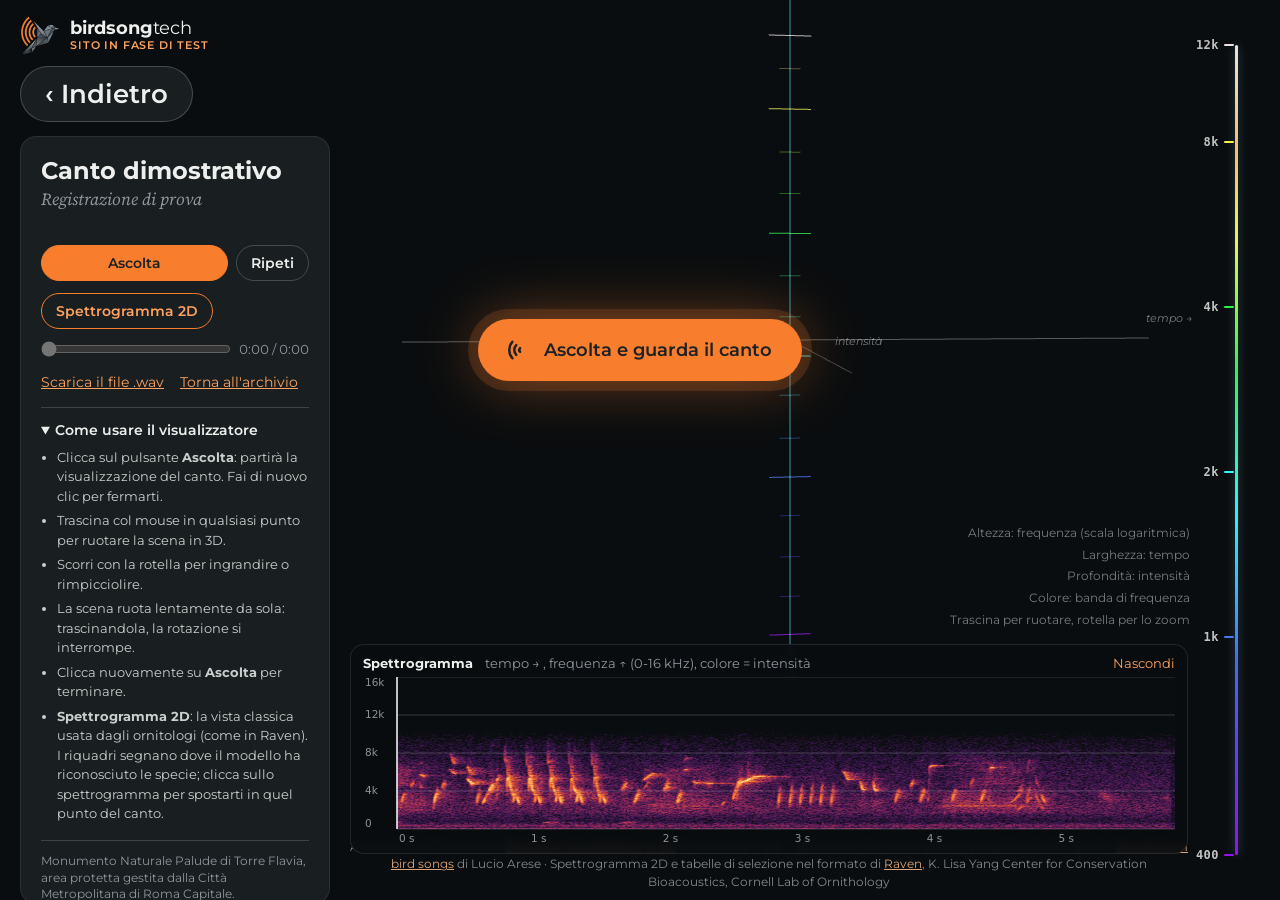
<file: apri_3d.html>
<!DOCTYPE html>
<html lang="it"><head><meta charset="UTF-8"><title>birdsongtech</title>
<meta http-equiv="refresh" content="0; url=player.html?demo=1">
<script>location.replace('player.html?demo=1');</script></head>
<body><p><a href="player.html?demo=1">Apri il visualizzatore 3D</a></p></body></html>
</file>
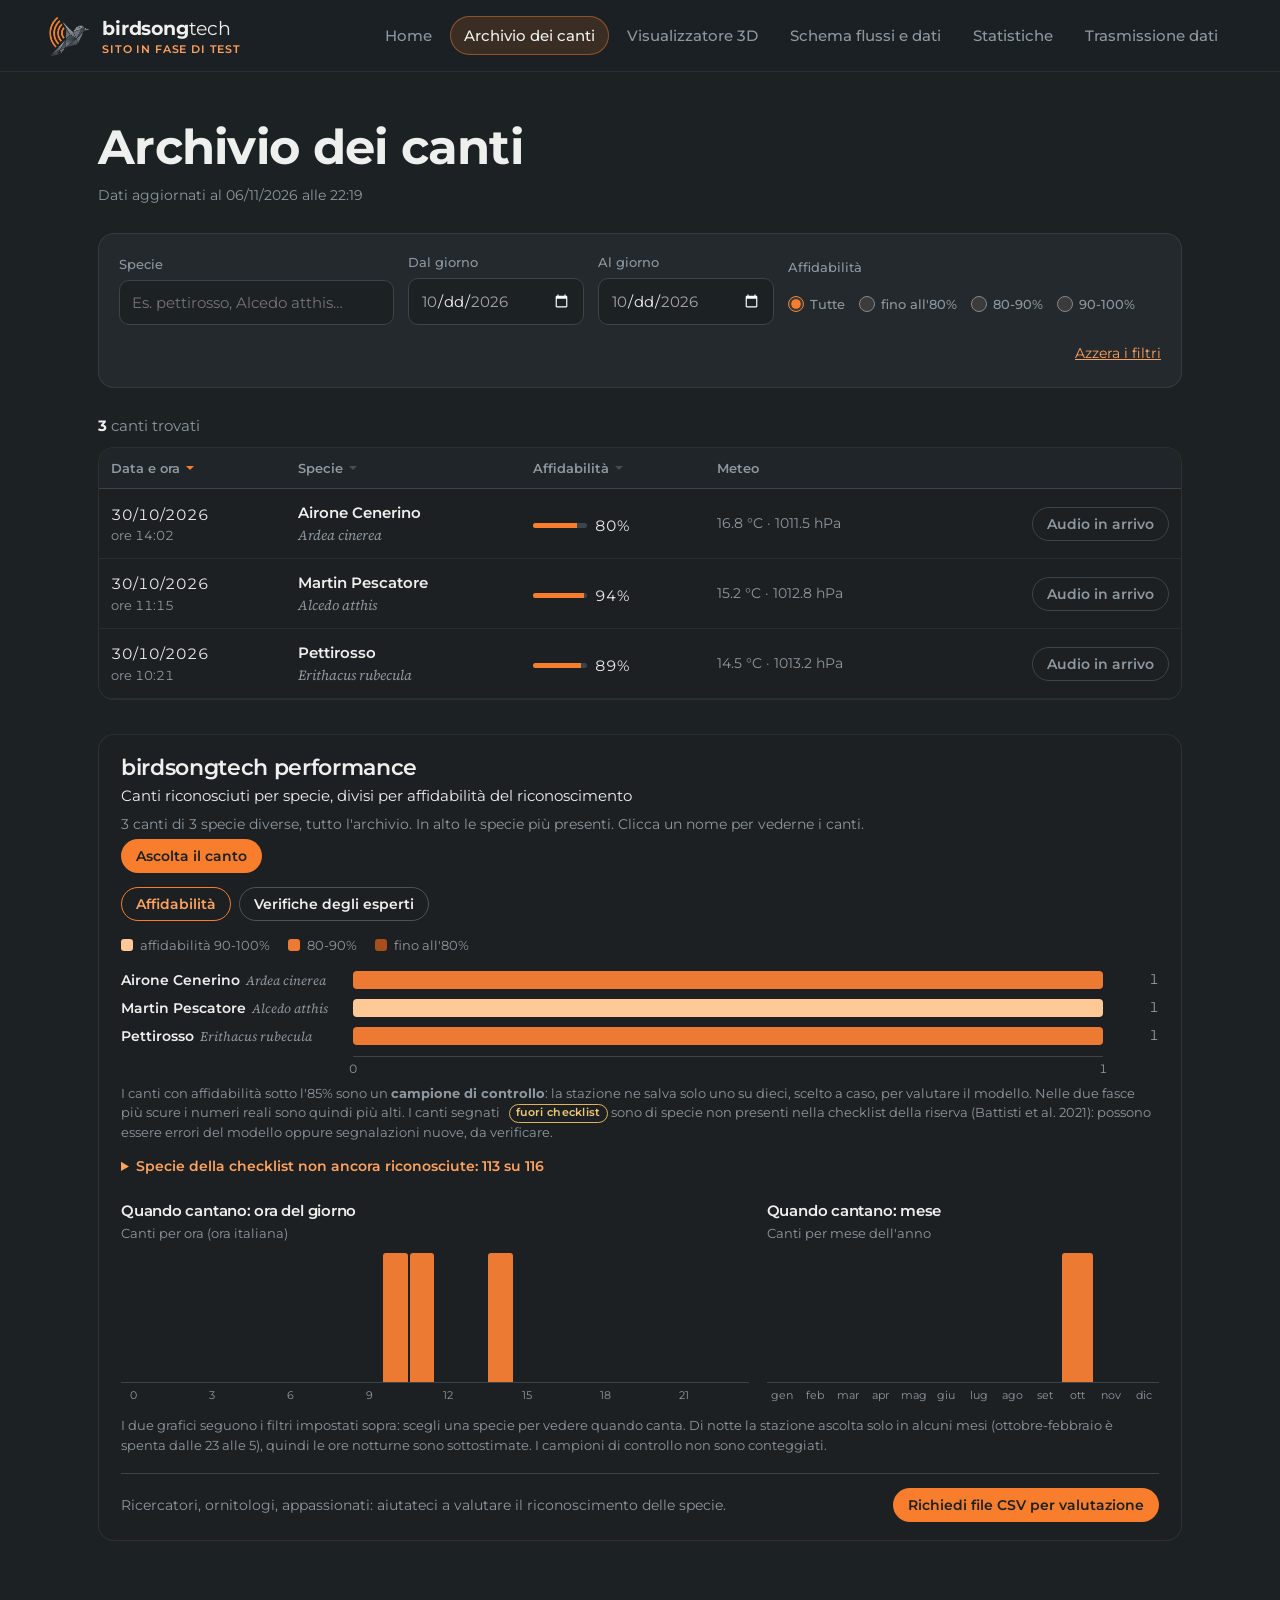
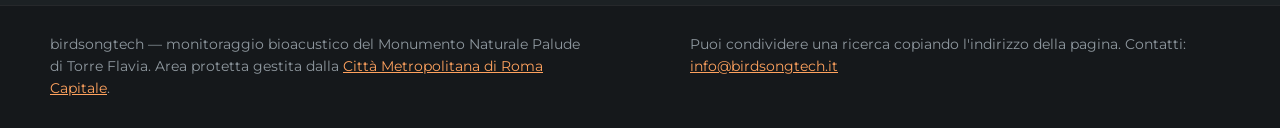
<file: archivio.html>
<!DOCTYPE html>
<html lang="it">
<head>
<meta charset="UTF-8">
<meta name="viewport" content="width=device-width,initial-scale=1">
<meta name="color-scheme" content="dark">
<title>Archivio dei canti · birdsongtech</title>
<meta name="description" content="Cerca i canti di uccelli registrati nella Palude di Torre Flavia per specie, data e stazione.">
<link rel="icon" href="assets/favicon.ico" sizes="any">
<link rel="icon" type="image/png" href="assets/favicon.png">
<link rel="apple-touch-icon" href="assets/apple-touch-icon.png">
<link rel="preconnect" href="https://fonts.googleapis.com">
<link rel="preconnect" href="https://fonts.gstatic.com" crossorigin>
<link href="https://fonts.googleapis.com/css2?family=Montserrat:wght@400;500;600;700&family=Source+Serif+4:ital,opsz,wght@0,8..60,400;1,8..60,400&display=swap" rel="stylesheet">
<link rel="stylesheet" href="assets/sito.css">
<style>
  .intro{padding:48px 0 26px;display:flex;flex-wrap:wrap;justify-content:space-between;align-items:end;gap:18px}
  .intro h1{font-size:clamp(32px,4.2vw,48px)}
  .intro p{margin:10px 0 0}

  .filtri{display:grid;grid-template-columns:minmax(200px,1.4fr) repeat(2,minmax(140px,.9fr)) minmax(300px,1.9fr);gap:14px;align-items:end;
    background:rgba(37,43,47,.9);border:1px solid rgba(255,255,255,.08);border-radius:16px;padding:18px 20px}
  .campo{display:flex;flex-direction:column;gap:6px;min-width:0}
  .campo label{font-size:13px;font-weight:500;color:var(--piuma)}
  .campo input,.campo select{font:inherit;font-size:15px;color:var(--testo);background:var(--grafite);border:1px solid var(--linea);
    border-radius:10px;padding:10px 12px;width:100%;min-width:0;color-scheme:dark}
  .campo input:focus,.campo select:focus{border-color:var(--arancio);outline:none;box-shadow:0 0 0 3px rgba(248,126,46,.25)}
  .campo .etichetta{font-size:13px;font-weight:500;color:var(--piuma)}
  .pallini{display:flex;flex-wrap:wrap;gap:6px 14px;min-height:42px;align-items:center;font-size:14px}
  .pallini label{display:inline-flex;align-items:center;gap:6px;cursor:pointer;white-space:nowrap}
  .pallini input{accent-color:var(--arancio);width:16px;height:16px;margin:0}
  .riga-sotto{grid-column:1/-1;display:flex;flex-wrap:wrap;justify-content:flex-end;align-items:center;gap:12px;font-size:14px;color:var(--piuma)}
  .spunta{display:inline-flex;align-items:center;gap:8px;cursor:pointer}
  .spunta input{accent-color:var(--arancio);width:16px;height:16px}
  #g-tutte{margin:2px 0 6px}
  .g-azioni{display:flex;flex-wrap:wrap;gap:8px;margin:4px 0 10px}
  .btn[hidden]{display:none}
  .azzera{background:none;border:none;color:var(--arancio-chiaro);font:inherit;cursor:pointer;padding:4px 0;text-decoration:underline}

  .esiti{margin-top:26px}
  .conteggio{font-size:15px;color:var(--piuma);margin:0 0 10px}
  .conteggio b{color:var(--testo)}
  .contenitore{background:rgba(28,33,36,.86);border:1px solid rgba(255,255,255,.07);border-radius:16px;overflow-x:auto}
  .tabella th button{all:unset;cursor:pointer;display:inline-flex;gap:6px;align-items:center}
  .tabella th button:focus-visible{outline:2px solid var(--arancio);outline-offset:3px}
  .tabella th[aria-sort] button::after{content:"";border:4px solid transparent;border-top-color:currentColor;margin-top:4px;opacity:.35}
  .tabella th[aria-sort="ascending"] button::after{border-top-color:transparent;border-bottom-color:var(--arancio);margin:0 0 4px;opacity:1}
  .tabella th[aria-sort="descending"] button::after{border-top-color:var(--arancio);opacity:1}
  .tabella td.quando{white-space:nowrap}
  .tabella td.quando small{display:block;color:var(--piuma)}
  .tabella td.meteo{color:var(--piuma);font-size:14px;white-space:nowrap}
  .tabella td:last-child{text-align:right}
  .nessuno{padding:40px 20px;text-align:center;color:var(--piuma)}
  .nessuno p{margin:0 0 14px}


  /* tabella scorrevole con intestazione fissa */
  .contenitore{max-height:560px;overflow:auto}
  .tabella thead th{position:sticky;top:0;z-index:1;background:#1f2528}

  /* ---- grafico canti per specie ---- */
  .grafico-specie{margin-top:34px;background:rgba(28,33,36,.86);border:1px solid rgba(255,255,255,.07);border-radius:16px;padding:20px 22px 18px}
  .grafico-specie h2{font-size:22px;margin:0}
  .grafico-specie .sotto-titolo{margin:4px 0 0;font-size:15px;color:var(--testo)}
  .grafico-specie .sotto{margin:6px 0 0;font-size:14px;color:var(--piuma)}
  .vista{display:flex;gap:8px;margin-top:14px}
  .vista .btn[aria-pressed="true"]{border-color:var(--arancio);color:var(--arancio-chiaro)}
  .verif{display:inline-block;margin-top:3px;font-size:11.5px;border-radius:999px;padding:0 7px;border:1px solid}
  .verif.confermato{color:#7fb6ff;border-color:#3987e5}.verif.errato{color:#ff9aa8;border-color:#e8566c}.verif.controverso,.verif.dubbio{color:#e6c35c;border-color:#c9a227}
  .leg-specie{display:flex;flex-wrap:wrap;gap:6px 18px;margin:14px 0 12px;font-size:13px;color:var(--piuma)}
  .leg-specie span{display:inline-flex;align-items:center;gap:7px}
  .leg-specie i{width:12px;height:12px;border-radius:3px;display:inline-block}
  .barre{display:grid;grid-template-columns:minmax(120px,220px) 1fr 44px;gap:4px 12px;align-items:center}
  .barre .nome{font-size:14px;font-weight:600;white-space:nowrap;overflow:hidden;text-overflow:ellipsis;cursor:pointer;color:var(--testo);background:none;border:none;text-align:left;padding:3px 0;font-family:inherit}
  .barre .nome:hover{color:var(--arancio-chiaro)}
  .barre .nome small{font-weight:400;font-style:italic;color:var(--piuma);margin-left:6px;font-family:var(--serif);font-size:13px}
  .barre .traccia{position:relative;height:18px;display:flex;gap:2px}
  .barre .seg{height:100%;min-width:3px}
  .barre .seg:first-child{border-radius:4px 0 0 4px}
  .barre .seg:last-child{border-radius:0 4px 4px 0}
  .barre .seg:only-child{border-radius:4px}
  .barre .riga:hover .seg,.barre .seg:hover{filter:brightness(1.15)}
  .barre .tot{font-size:14px;font-variant-numeric:tabular-nums;color:var(--piuma);text-align:right}
  .barre .riga{display:contents}
  .assi{display:grid;grid-template-columns:minmax(120px,220px) 1fr 44px;gap:0 12px;margin-top:8px;font-size:12px;color:var(--piuma)}
  .assi .scala{position:relative;height:16px;border-top:1px solid var(--linea)}
  .assi .scala span{position:absolute;top:3px;transform:translateX(-50%);font-variant-numeric:tabular-nums}
  .piu-specie{margin-top:12px}
  #sugg{position:fixed;z-index:50;pointer-events:none;background:#0f1315;border:1px solid var(--linea);border-radius:8px;padding:8px 10px;font-size:13px;line-height:1.45;box-shadow:0 6px 20px rgba(0,0,0,.4)}
  #sugg b{color:var(--testo)}
  @media (max-width:720px){
    .contenitore{max-height:70vh}
    .barre,.assi{grid-template-columns:minmax(90px,130px) 1fr 34px;gap:4px 8px}
    .barre .nome small{display:none}
  }

  /* ---- fuori checklist, campioni, quando cantano ---- */
  .fuori{display:inline-block;margin-left:6px;font:600 10.5px/1.6 var(--sans);letter-spacing:.03em;padding:0 6px;border-radius:999px;border:1px solid #e0b25a;color:#f0c97a;vertical-align:1px;font-style:normal}
  .camp{display:inline-block;margin-top:3px;font-size:11.5px;color:var(--piuma);border:1px dashed var(--linea);border-radius:999px;padding:0 7px}
  .nota-grafico{margin:12px 0 0;font-size:13px;color:var(--piuma);line-height:1.5}
  .attese{margin-top:14px;font-size:14px}
  .attese summary{cursor:pointer;color:var(--arancio-chiaro);font-weight:600}
  .attese ul{columns:3 220px;margin:10px 0 0;padding-left:18px;color:#d9dddb;font-size:13.5px;line-height:1.6}
  .attese ul small{color:var(--piuma)}
  .quando-cantano{margin-top:24px;display:grid;grid-template-columns:1.6fr 1fr;gap:18px}
  .istogramma h3{font-size:15px;margin:0 0 4px}
  .istogramma p{margin:0 0 10px;font-size:13px;color:var(--piuma)}
  .colonne{display:flex;align-items:flex-end;gap:2px;height:130px;border-bottom:1px solid var(--linea);position:relative}
  .colonne .col{flex:1;background:#ec7a32;border-radius:3px 3px 0 0;min-height:0;position:relative}
  .colonne .col:hover{background:#ffa25e}
  .colonne .col.zero{background:transparent}
  .etich{display:flex;gap:2px;margin-top:4px;font-size:11px;color:var(--piuma)}
  .etich span{flex:1;text-align:center;overflow:visible;white-space:nowrap}
  .richiesta{display:flex;flex-wrap:wrap;align-items:center;gap:10px 16px;margin-top:18px;padding-top:14px;border-top:1px solid var(--linea)}
  .richiesta p{margin:0;font-size:13.5px;color:var(--piuma);flex:1;min-width:240px}
  dialog.csv{max-width:520px;width:calc(100% - 32px);background:#232a2e;color:var(--testo);border:1px solid var(--linea);border-radius:16px;padding:24px 24px 20px}
  dialog.csv::backdrop{background:rgba(0,0,0,.6)}
  dialog.csv h2{font-size:20px;margin:0 0 10px}
  dialog.csv p{font-size:15px;line-height:1.55;margin:0 0 12px;color:#d9dddb}
  dialog.csv .piccola{font-size:13px;color:var(--piuma)}
  dialog.csv .azioni{display:flex;flex-wrap:wrap;gap:10px;justify-content:flex-end;margin-top:16px}
  @media (max-width:720px){ .quando-cantano{grid-template-columns:1fr} }

  @media (max-width:980px){ .filtri{grid-template-columns:1fr 1fr} .campo.cerca{grid-column:1/-1} }
  @media (max-width:720px){
    .tabella thead{display:none}
    .tabella, .tabella tbody, .tabella tr, .tabella td{display:block;width:100%}
    .tabella tr{padding:14px 16px;border-bottom:1px solid var(--linea)}
    .tabella td{border:none;padding:3px 0;text-align:left!important}
    .tabella td:last-child{padding-top:10px}
    .tabella td[data-t]::before{content:attr(data-t) ": ";color:var(--piuma);font-size:13px}
  }
</style>
</head>
<body>

<header class="testata">
  <a class="marchio" href="index.html"><img src="assets/logo-simbolo.png" alt="" width="42" height="40"><span><b>birdsong</b><i>tech</i><small class="in-prova">sito in fase di test</small></span></a>
  <nav class="menu" aria-label="Sezioni del sito">
    <a href="index.html">Home</a>
    <a href="archivio.html" aria-current="page">Archivio dei canti</a>
    <a href="player.html?demo=1">Visualizzatore 3D</a>
    <a href="schema.html">Schema flussi e dati</a>
    <a href="statistiche.html">Statistiche</a>
    <a href="trasmissione.html">Trasmissione dati</a>
  </nav>
</header>

<main>
  <div class="intro">
    <div>
      <h1>Archivio dei canti</h1>
      <p class="nota" data-aggiornato></p>
    </div>
  </div>

  <form class="filtri" id="filtri" role="search" onsubmit="return false">
    <div class="campo cerca">
      <label for="f-testo">Specie</label>
      <input id="f-testo" type="search" list="elenco-specie" placeholder="Es. pettirosso, Alcedo atthis…" autocomplete="off">
      <datalist id="elenco-specie"></datalist>
    </div>
    <div class="campo">
      <label for="f-dal">Dal giorno</label>
      <input id="f-dal" type="date">
    </div>
    <div class="campo">
      <label for="f-al">Al giorno</label>
      <input id="f-al" type="date">
    </div>
    <div class="campo">
      <span class="etichetta" id="l-conf">Affidabilità</span>
      <div class="pallini" role="radiogroup" aria-labelledby="l-conf">
        <label><input type="radio" name="conf" value="" checked> Tutte</label>
        <label><input type="radio" name="conf" value="80"> fino all'80%</label>
        <label><input type="radio" name="conf" value="90"> 80-90%</label>
        <label><input type="radio" name="conf" value="100"> 90-100%</label>
      </div>
    </div>
    <div class="riga-sotto">
      <button type="button" class="azzera" id="azzera">Azzera i filtri</button>
    </div>
  </form>

  <section class="esiti" aria-live="polite">
    <p class="conteggio" id="conteggio"></p>
    <div class="contenitore">
      <table class="tabella">
        <thead>
          <tr>
            <th aria-sort="descending" data-col="quando"><button type="button">Data e ora</button></th>
            <th aria-sort="none" data-col="specie"><button type="button">Specie</button></th>
            <th aria-sort="none" data-col="score"><button type="button">Affidabilità</button></th>
            <th>Meteo</th>
            <th><span class="vh">Ascolta</span></th>
          </tr>
        </thead>
        <tbody id="righe"></tbody>
      </table>
      <div class="nessuno" id="nessuno" hidden>
        <p>Nessun canto corrisponde a questi filtri.</p>
        <button type="button" class="btn secondario piccolo" id="azzera2">Azzera i filtri</button>
      </div>
    </div>
  </section>
  <section class="grafico-specie" id="grafico-specie" aria-labelledby="t-grafico" hidden>
    <h2 id="t-grafico">birdsongtech performance</h2>
    <p class="sotto-titolo" id="g-sottotitolo">Canti riconosciuti per specie, divisi per affidabilità del riconoscimento</p>
    <p class="sotto" id="g-sotto"></p>
    <button type="button" class="btn secondario piccolo" id="g-tutte" hidden>← Torna a tutte le specie</button>
    <div class="g-azioni" id="g-azioni" hidden>
      <a class="btn piccolo" id="g-ascolta" href="#">Ascolta il canto</a>
      <button type="button" class="btn piccolo" id="g-migra" hidden>Animazione migrazione</button>
    </div>
    <div class="vista" role="group" aria-label="Cosa mostrare nelle barre">
      <button type="button" class="btn secondario piccolo" data-vista="affidabilita" aria-pressed="true">Affidabilità</button>
      <button type="button" class="btn secondario piccolo" data-vista="verifiche" aria-pressed="false">Verifiche degli esperti</button>
    </div>
    <div class="leg-specie" id="leg-specie" aria-hidden="true"></div>
    <div class="barre" id="barre" role="list"></div>
    <div class="assi" aria-hidden="true"><span></span><div class="scala" id="scala"></div><span></span></div>
    <button type="button" class="btn secondario piccolo piu-specie" id="piu-specie" hidden></button>
    <p class="nota-grafico" id="nota-campione">I canti con affidabilità sotto l'85% sono un <b>campione di controllo</b>: la stazione ne salva solo uno su dieci, scelto a caso, per valutare il modello. Nelle due fasce più scure i numeri reali sono quindi più alti. I canti segnati <span class="fuori">fuori checklist</span> sono di specie non presenti nella checklist della riserva (Battisti et al. 2021): possono essere errori del modello oppure segnalazioni nuove, da verificare.</p>
    <details class="attese" id="attese" hidden><summary id="attese-titolo"></summary><ul id="attese-lista"></ul></details>

    <div class="quando-cantano">
      <div class="istogramma">
        <h3>Quando cantano: ora del giorno</h3>
        <p id="q-ora-sotto">Canti per ora (ora italiana)</p>
        <div class="colonne" id="q-ora"></div>
        <div class="etich" id="q-ora-et"></div>
      </div>
      <div class="istogramma">
        <h3>Quando cantano: mese</h3>
        <p>Canti per mese dell'anno</p>
        <div class="colonne" id="q-mese"></div>
        <div class="etich" id="q-mese-et"></div>
      </div>
    </div>
    <p class="nota-grafico">I due grafici seguono i filtri impostati sopra: scegli una specie per vedere quando canta. Di notte la stazione ascolta solo in alcuni mesi (ottobre-febbraio è spenta dalle 23 alle 5), quindi le ore notturne sono sottostimate. I campioni di controllo non sono conteggiati.</p>

    <div class="richiesta">
      <p>Ricercatori, ornitologi, appassionati: aiutateci a valutare il riconoscimento delle specie.</p>
      <button type="button" class="btn piccolo" id="b-csv">Richiedi file CSV per valutazione</button>
    </div>
  </section>
  <div id="sugg" hidden></div>
  <dialog class="csv" id="d-csv" aria-labelledby="d-csv-t">
    <h2 id="d-csv-t">Richiedi il file CSV per valutazione</h2>
    <p>Partecipa al miglioramento del riconoscimento delle specie ascoltate nel Monumento Naturale Palude di Torre Flavia. Verifica il file e nelle note conferma e/o suggerisci il riconoscimento.</p>
    <p class="piccola">Il pulsante apre il tuo programma di posta con un messaggio già pronto, indirizzato a riconoscimento-specie@birdsongtech.it. Aggiungi chi sei ed eventualmente l'ente: ti risponderemo con il file.</p>
    <div class="azioni">
      <button type="button" class="btn secondario piccolo" id="d-csv-chiudi">Annulla</button>
      <a class="btn piccolo" id="d-csv-mail" href="#">Scrivi l'email</a>
    </div>
  </dialog>
</main>

<footer class="piede">
  <div class="dentro">
    <p>birdsongtech — monitoraggio bioacustico del Monumento Naturale Palude di Torre Flavia. Area protetta gestita dalla <a href="https://www.cittametropolitanaroma.it/homepage/aree-tematiche/ambiente/aree-protette-tutela-della-flora-della-biodiversita/" target="_blank" rel="noopener">Città Metropolitana di Roma Capitale</a>.</p>
    <p>Puoi condividere una ricerca copiando l'indirizzo della pagina. Contatti: <a href="mailto:info@birdsongtech.it">info@birdsongtech.it</a></p>
  </div>
</footer>

<script src="data/rilevamenti.js"></script>
<script src="assets/sito.js"></script>
<script src="data/migrazioni/indice.js"></script>
<script src="assets/migrazione.js"></script>
<script>
(function(){
  const {D, esc, dataBreve, ora, confHTML, bottoneAscolta, specieConteggio} = BS;
  const $ = id => document.getElementById(id);
  const f = {testo:$('f-testo'), dal:$('f-dal'), al:$('f-al')};
  const pallini = [...document.querySelectorAll('input[name=conf]')];
  const fascia = () => (pallini.find(x => x.checked) || {}).value || '';
  /* fasce di affidabilita': 80 = fino all'80%, 90 = 80-90%, 100 = 90-100% */
  const nellaFascia = (s, v) => !v || (v === '80' ? s < 0.80 : v === '90' ? s >= 0.80 && s < 0.90 : s >= 0.90);
  let ordine = {col:'quando', dir:-1};
  let R = D.rilevamenti;

  /* opzioni */
  $('elenco-specie').innerHTML = specieConteggio().map(s => `<option value="${esc(s.specie)}">${esc(s.sci)}</option>`).join('');
  const date = D.rilevamenti.map(r => r.data).sort();
  if (date.length) for (const el of [f.dal, f.al]) { el.min = date[0]; el.max = date[date.length-1]; }

  /* filtri letti dall'indirizzo: archivio.html?specie=Pettirosso&dal=...&al=... */
  const q = new URLSearchParams(location.search);
  f.testo.value = q.get('specie') || '';
  f.dal.value = q.get('dal') || '';
  f.al.value = q.get('al') || '';
  if (q.get('giorno')) { f.dal.value = f.al.value = q.get('giorno'); }
  { const v = q.get('conf') || ''; const p = pallini.find(x => x.value === v); if (p) p.checked = true; }

  const norm = s => String(s||'').toLowerCase().normalize('NFD').replace(/[̀-ͯ]/g,'').trim();

  function aggiornaIndirizzo(){
    const p = new URLSearchParams();
    if (f.testo.value.trim()) p.set('specie', f.testo.value.trim());
    if (f.dal.value) p.set('dal', f.dal.value);
    if (f.al.value) p.set('al', f.al.value);
    if (fascia()) p.set('conf', fascia());
    const s = p.toString();
    history.replaceState(null, '', s ? '?' + s : location.pathname);
  }

  function mostra(){
    const t = norm(f.testo.value), v = fascia();
    let lista = R.filter(r =>
      (!t || norm(r.specie).includes(t) || norm(r.sci).includes(t)) &&
      (!f.dal.value || r.data >= f.dal.value) &&
      (!f.al.value || r.data <= f.al.value) &&
      nellaFascia(r.score, v));

    const chiave = {
      quando: r => r.data + ' ' + r.ora, specie: r => norm(r.specie), score: r => r.score
    }[ordine.col];
    lista.sort((a,b) => (chiave(a) > chiave(b) ? 1 : chiave(a) < chiave(b) ? -1 : 0) * ordine.dir);

    $('conteggio').innerHTML = lista.length
      ? `<b>${lista.length}</b> ${lista.length === 1 ? 'canto trovato' : 'canti trovati'}`
      : '';
    $('nessuno').hidden = lista.length > 0 || R.length === 0;
    if (R.length === 0) $('conteggio').textContent = "L'archivio è ancora vuoto: i canti compariranno qui dopo la prima pubblicazione.";
    document.querySelector('.contenitore').hidden = R.length === 0;

    $('righe').innerHTML = lista.map(r => {
      const meteo = [r.temperatura != null ? `${r.temperatura} °C` : null, r.pressione != null ? `${r.pressione} hPa` : null].filter(Boolean).join(' · ') || '—';
      return `<tr>
        <td class="quando num">${dataBreve(r.data)}<small>ore ${ora(r.ora)}</small></td>
        <td><span class="specie">${esc(r.specie)}</span><span class="sci">${esc(r.sci)}</span>${r.stesso_file && r.stesso_file.length ? `<span class="camp" title="Nella stessa registrazione: ${esc(r.stesso_file.map(x => x.specie).join(', '))}">+${r.stesso_file.length} ${r.stesso_file.length === 1 ? 'specie' : 'specie'} nello stesso file</span>` : ''}</td>
        <td data-t="Affidabilità">${confHTML(r.score)}${r.campione ? '<br><span class="camp" title="Salvato a caso per valutare il modello">campione di controllo</span>' : ''}${badgeVerifica(r)}</td>
        <td class="meteo" data-t="Meteo">${esc(meteo)}</td>
        <td>${bottoneAscolta(r)}</td>
      </tr>`;
    }).join('');
    grafico(lista);
    quando(lista);
    attese();
    aggiornaIndirizzo();
  }

  for (const el of Object.values(f)) el.addEventListener('input', mostra);
  pallini.forEach(x => x.addEventListener('change', mostra));
  document.querySelectorAll('th[data-col] button').forEach(b => b.addEventListener('click', () => {
    const th = b.parentElement, col = th.dataset.col;
    ordine = {col, dir: ordine.col === col ? -ordine.dir : (col === 'quando' || col === 'score' ? -1 : 1)};
    document.querySelectorAll('th[data-col]').forEach(x => x.setAttribute('aria-sort', 'none'));
    th.setAttribute('aria-sort', ordine.dir > 0 ? 'ascending' : 'descending');
    mostra();
  }));
  /* ---- stato della verifica degli esperti ---- */
  function badgeVerifica(r){
    const v = r.verifica; if (!v) return '';
    const testo = {confermato: '✔ verificato', errato: '✘ errato' + (v.specie_corretta ? ': ' + v.specie_corretta : ''), controverso: 'controverso', dubbio: 'dubbio'}[v.stato];
    const chi = v.revisori && v.revisori.length ? 'Verificato da ' + v.revisori.join(', ') : `${v.ok + v.errato + v.dubbio} revisori`;
    return `<br><span class="verif ${v.stato}" title="${esc(chi)}">${esc(testo)}</span>`;
  }

  /* ---- checklist della riserva (data/rilevamenti.js -> specie, chiave nome scientifico) ---- */
  const CHECK = () => (window.BIRDSONG && window.BIRDSONG.specie) || {};
  const inChecklist = sci => !Object.keys(CHECK()).length || !!CHECK()[norm(sci)];
  function attese(){
    const viste = new Set(R.map(r => norm(r.sci)));
    const mancano = Object.entries(CHECK()).filter(([k]) => !viste.has(k)).map(([k, v]) => ({nome: v.nome, sci: k, presenza: v.presenza}))
      .sort((a,b) => a.nome.localeCompare(b.nome, 'it'));
    $('attese').hidden = !mancano.length || !R.length;
    $('attese-titolo').textContent = `Specie della checklist non ancora riconosciute: ${mancano.length} su ${Object.keys(CHECK()).length}`;
    $('attese-lista').innerHTML = mancano.map(m => `<li>${esc(m.nome)} <small>${esc(m.presenza || '')}</small></li>`).join('');
  }

  /* ---- quando cantano: ora del giorno e mese ---- */
  const MESI3 = ['gen','feb','mar','apr','mag','giu','lug','ago','set','ott','nov','dic'];
  function colonne(idEl, idEt, valori, etichette, cosa){
    const max = Math.max(1, ...valori);
    $(idEl).innerHTML = valori.map((v, i) =>
      `<div class="col${v ? '' : ' zero'}" style="height:${v / max * 100}%" title="${cosa(i)}: ${v} ${v === 1 ? 'canto' : 'canti'}"></div>`).join('');
    $(idEt).innerHTML = etichette.map(t => `<span>${t}</span>`).join('');
  }
  function quando(lista){
    const veri = lista.filter(r => !r.campione);
    const ore = Array(24).fill(0), mesi = Array(12).fill(0);
    for (const r of veri){ ore[+r.ora.slice(0,2)]++; mesi[+r.data.slice(5,7) - 1]++; }
    colonne('q-ora', 'q-ora-et', ore, ore.map((_, h) => h % 3 === 0 ? h : ''), h => `dalle ${h} alle ${h+1}`);
    colonne('q-mese', 'q-mese-et', mesi, MESI3, m => MESI3[m]);
    const sp = new Set(veri.map(r => r.specie));
    $('q-ora-sotto').textContent = sp.size === 1 ? `Canti per ora (ora italiana): ${[...sp][0]}` : 'Canti per ora (ora italiana)';
  }

  /* ---- richiesta del file CSV ---- */
  $('b-csv').addEventListener('click', () => {
    const filtri = [f.testo.value.trim() && `specie: ${f.testo.value.trim()}`, f.dal.value && `dal ${f.dal.value}`, f.al.value && `al ${f.al.value}`,
                    fascia() && `affidabilità: ${({'80':"fino all'80%",'90':'80-90%','100':'90-100%'})[fascia()]}`].filter(Boolean).join(', ') || 'tutto l\'archivio';
    const corpo = `Buongiorno,\n\nvorrei ricevere il file CSV dei canti riconosciuti per verificarli.\n\nCanti richiesti: ${filtri}\nNome e cognome: \nEnte o associazione (facoltativo): \nEsperienza ornitologica (facoltativo): \n\nGrazie`;
    $('d-csv-mail').href = 'mailto:riconoscimento-specie@birdsongtech.it?subject=' + encodeURIComponent('RICHIESTA FILE CSV') + '&body=' + encodeURIComponent(corpo);
    $('d-csv').showModal();
  });
  $('d-csv-chiudi').addEventListener('click', () => $('d-csv').close());
  $('d-csv-mail').addEventListener('click', () => setTimeout(() => $('d-csv').close(), 300));
  $('d-csv').addEventListener('click', e => { if (e.target === $('d-csv')) $('d-csv').close(); });

  /* ---- grafico: canti per specie, divisi per fascia di affidabilita' ---- */
  const VISTE = {
    affidabilita: {chiavi: ['alta','media','bassa'],
      col: {alta:'#ffc896', media:'#ec7a32', bassa:'#a84e1c'},
      nomi: {alta:'affidabilità 90-100%', media:'80-90%', bassa:"fino all'80%"},
      classe: r => r.score >= 0.90 ? 'alta' : r.score >= 0.80 ? 'media' : 'bassa'},
    verifiche: {chiavi: ['ok','no','incerto','nv'],
      col: {ok:'#3987e5', no:'#e8566c', incerto:'#c9a227', nv:'#4a5257'},
      nomi: {ok:'corretti', no:'sbagliati', incerto:'controversi o dubbi', nv:'non ancora verificati'},
      classe: r => !r.verifica ? 'nv' : r.verifica.stato === 'confermato' ? 'ok' : r.verifica.stato === 'errato' ? 'no' : 'incerto'}
  };
  let vista = 'affidabilita';
  document.querySelectorAll('.vista [data-vista]').forEach(b => b.addEventListener('click', () => {
    vista = b.dataset.vista;
    document.querySelectorAll('.vista [data-vista]').forEach(x => x.setAttribute('aria-pressed', String(x === b)));
    mostra();
  }));
  const PRIME = 15;
  let tutte = false;
  function grafico(lista){
    const sez = $('grafico-specie'), V = VISTE[vista];
    $('g-sottotitolo').textContent = vista === 'verifiche'
      ? 'Canti riconosciuti per specie, divisi secondo il giudizio dei revisori esperti'
      : 'Canti riconosciuti per specie, divisi per affidabilità del riconoscimento';
    $('leg-specie').innerHTML = V.chiavi.map(k => `<span><i style="background:${V.col[k]}"></i>${V.nomi[k]}</span>`).join('');
    sez.hidden = !lista.length;
    if (!lista.length) return;
    const m = new Map();
    for (const r of lista){
      const e = m.get(r.specie) || {specie:r.specie, sci:r.sci, n:0};
      const k = V.classe(r); e[k] = (e[k] || 0) + 1; e.n++;
      m.set(r.specie, e);
    }
    const elenco = [...m.values()].sort((a,b) => b.n - a.n || a.specie.localeCompare(b.specie,'it'));
    const max = elenco[0].n;
    const passo = max <= 5 ? 1 : max <= 10 ? 2 : max <= 25 ? 5 : max <= 50 ? 10 : max <= 125 ? 25 : max <= 250 ? 50 : 100;
    const fondo = Math.ceil(max / passo) * passo;
    const filtrato = f.testo.value.trim() || f.dal.value || f.al.value || fascia();
    $('g-sotto').textContent = `${lista.length} ${lista.length === 1 ? 'canto' : 'canti'} di ${elenco.length} ${elenco.length === 1 ? 'specie' : 'specie diverse'}` +
      (filtrato ? ', con i filtri impostati sopra.' : ', tutto l\'archivio.') + (f.testo.value.trim() ? ' Clicca di nuovo il nome, o il pulsante qui sotto, per tornare a tutte le specie.' : ' In alto le specie più presenti. Clicca un nome per vederne i canti.');
    $('g-tutte').hidden = !f.testo.value.trim();
    azioniSpecie(lista);
    const mostrate = tutte ? elenco : elenco.slice(0, PRIME);
    $('barre').innerHTML = mostrate.map(e => {
      const seg = V.chiavi.filter(k => e[k]).map(k =>
        `<span class="seg" style="width:${e[k]/fondo*100}%;background:${V.col[k]}" data-k="${k}" data-v="${e[k]}"></span>`).join('');
      return `<div class="riga" role="listitem" data-specie="${esc(e.specie)}" data-n="${e.n}">
        <button type="button" class="nome" title="Mostra i canti di ${esc(e.specie)}">${esc(e.specie)}${inChecklist(e.sci) ? '' : '<span class="fuori">fuori checklist</span>'}<small>${esc(e.sci)}</small></button>
        <div class="traccia" aria-label="${esc(e.specie)}: ${e.n} canti (${V.chiavi.map(k => `${V.nomi[k]}: ${e[k] || 0}`).join(', ')})">${seg}</div>
        <span class="tot">${e.n}</span></div>`;
    }).join('');
    let tacche = '';
    for (let v = 0; v <= fondo; v += passo) tacche += `<span style="left:${v/fondo*100}%">${v}</span>`;
    $('scala').innerHTML = tacche;
    const piu = $('piu-specie');
    piu.hidden = elenco.length <= PRIME;
    piu.textContent = tutte ? `Mostra solo le prime ${PRIME}` : `Mostra tutte le ${elenco.length} specie`;
  }
  /* specie scelta: pulsanti "Ascolta il canto" (visualizzatore 3D) e "Animazione migrazione" (solo se ci sono dati certi) */
  function azioniSpecie(lista){
    const sp = f.testo.value.trim();
    const suoi = sp ? lista.filter(r => r.specie === sp) : [];
    $('g-azioni').hidden = !suoi.length;
    if (!suoi.length) return;
    const conAudio = suoi.filter(r => r.audio).sort((a,b) => (b.score||0) - (a.score||0));
    const asc = $('g-ascolta');
    asc.hidden = !conAudio.length;
    if (conAudio.length) asc.href = BS.linkPlayer ? BS.linkPlayer(conAudio[0]) : `player.html?id=${encodeURIComponent(conAudio[0].id)}`;
    const sci = suoi[0].sci, migra = $('g-migra');
    migra.hidden = !(window.BSMigrazione && BSMigrazione.disponibile(sci));
    migra.dataset.sci = sci;
  }
  $('g-migra').addEventListener('click', e => BSMigrazione.apri(e.currentTarget.dataset.sci));
  $('piu-specie').addEventListener('click', () => { tutte = !tutte; mostra(); });
  $('barre').addEventListener('click', e => {
    const b = e.target.closest('.nome'); if (!b) return;
    const sp = b.closest('.riga').dataset.specie;
    if (f.testo.value.trim() === sp){ f.testo.value = ''; mostra(); return; }   // secondo clic sulla stessa specie: toglie il filtro
    f.testo.value = sp; mostra();
    document.querySelector('.esiti').scrollIntoView({behavior:'smooth', block:'start'});
  });
  $('g-tutte').addEventListener('click', () => { f.testo.value = ''; mostra(); });
  /* suggerimento al passaggio del mouse */
  const sugg = $('sugg');

  $('barre').addEventListener('mousemove', e => {
    const seg = e.target.closest('.seg'), riga = e.target.closest('.riga');
    if (!riga || !seg){ sugg.hidden = true; return; }
    const n = +riga.dataset.n, v = +seg.dataset.v;
    sugg.innerHTML = `<b>${esc(riga.dataset.specie)}</b><br>${VISTE[vista].nomi[seg.dataset.k]}: ${v} ${v === 1 ? 'canto' : 'canti'} (${Math.round(v/n*100)}%)<br>totale: ${n}`;
    sugg.hidden = false;
    const w = sugg.offsetWidth;
    sugg.style.left = Math.min(e.clientX + 14, innerWidth - w - 8) + 'px';
    sugg.style.top = (e.clientY + 14) + 'px';
  });
  $('barre').addEventListener('mouseleave', () => { sugg.hidden = true; });

  /* auto-aggiornamento: ricarica i dati ogni 30 minuti */
  setInterval(() => {
    const sc = document.createElement('script');
    sc.src = 'data/rilevamenti.js?t=' + Date.now();
    sc.onload = () => { if (window.BIRDSONG) R = window.BIRDSONG.rilevamenti || R; mostra(); sc.remove(); };
    document.body.appendChild(sc);
  }, 30 * 60 * 1000);

  function azzera(){ f.testo.value=''; f.dal.value=''; f.al.value=''; pallini[0].checked=true; mostra(); }
  $('azzera').addEventListener('click', azzera);
  $('azzera2').addEventListener('click', azzera);
  mostra();
})();
</script>
</body>
</html>
</file>
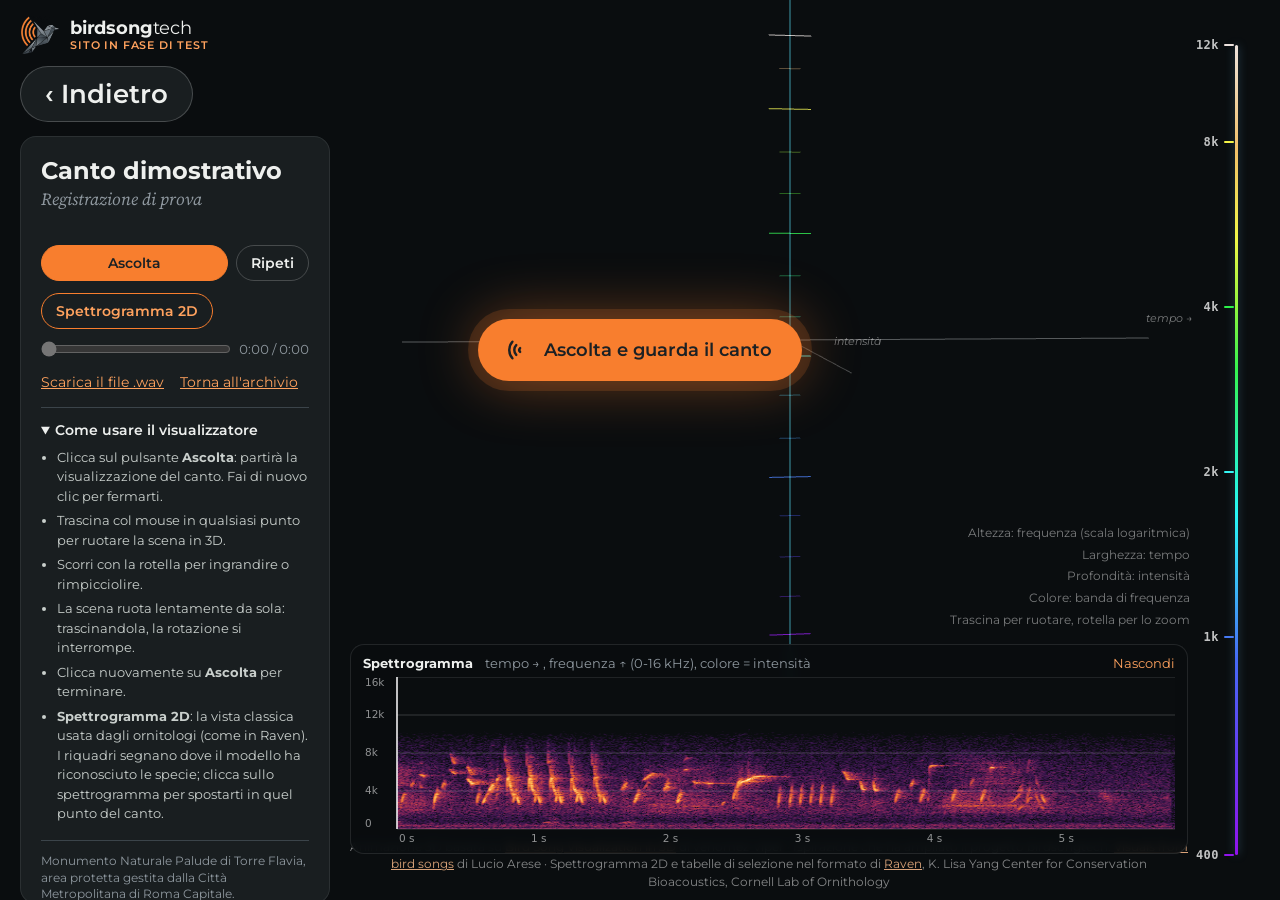
<file: player.html>
<!DOCTYPE html>
<html lang="it">
<head>
<meta charset="UTF-8">
<meta name="viewport" content="width=device-width,initial-scale=1.0">
<meta name="color-scheme" content="dark">
<title>Visualizzatore 3D · birdsongtech</title>
<link rel="icon" href="assets/favicon.ico" sizes="any">
<link rel="icon" type="image/png" href="assets/favicon.png">
<link rel="apple-touch-icon" href="assets/apple-touch-icon.png">
<link rel="preconnect" href="https://fonts.googleapis.com">
<link rel="preconnect" href="https://fonts.gstatic.com" crossorigin>
<link href="https://fonts.googleapis.com/css2?family=Montserrat:wght@400;500;600;700&family=Source+Serif+4:ital,opsz,wght@0,8..60,400;1,8..60,400&display=swap" rel="stylesheet">
<!--
  Motore di visualizzazione basato su "Bird Song Visualization in 3D" di venomez-viper
  https://github.com/venomez-viper/Bird-Song-Visualization-in-3D-
  adattato per birdsongtech: audio dall'archivio di Torre Flavia, interfaccia in italiano,
  punti e linee piu' luminosi.
-->
<style>
:root{--grafite:#1c2124;--ardesia:#252b2f;--linea:#3b444a;--piuma:#8f989f;--testo:#eef0ee;--arancio:#f87e2e;--arancio-chiaro:#ffa25e;
  --sans:'Montserrat',system-ui,-apple-system,'Segoe UI',sans-serif;--serif:'Source Serif 4',Georgia,serif}
*,*::before,*::after{box-sizing:border-box;margin:0;padding:0}
html,body{width:100%;height:100%;overflow:hidden;background:#0a0d0f;font-family:var(--sans);color:var(--testo)}
canvas{position:fixed;inset:0;display:block}
a{color:var(--arancio-chiaro)}
:focus-visible{outline:2px solid var(--arancio);outline-offset:3px;border-radius:4px}

/* ---- logo ---- */
#marchio{position:fixed;top:16px;left:20px;z-index:30;display:flex;align-items:center;gap:10px;text-decoration:none;color:var(--testo)}
#marchio img{height:38px;width:auto}
#marchio span{font-size:18px;font-weight:600;letter-spacing:-.01em}
#marchio b{font-weight:700}#marchio i{font-style:normal;font-weight:400}
#marchio .in-prova{display:block;font-size:10.5px;font-weight:600;letter-spacing:.08em;text-transform:uppercase;color:#ffa25e;margin-top:1px;line-height:1.2}


/* ---- pulsante indietro ---- */
#indietro{position:fixed;top:66px;left:20px;z-index:30;display:inline-flex;align-items:center;gap:10px;font:600 26px/1 var(--sans);
  padding:14px 24px;border-radius:999px;border:1px solid rgba(255,255,255,.2);background:rgba(28,33,36,.88);color:var(--testo);cursor:pointer;text-decoration:none}
#indietro:hover{border-color:var(--arancio);color:#fff}

/* ---- istruzioni ---- */
#istruzioni{margin-top:16px;border-top:1px solid var(--linea);padding-top:12px;font-size:13px;line-height:1.5;color:#c9cfcc}
#istruzioni summary{cursor:pointer;font-weight:600;color:var(--testo);font-size:13.5px;list-style-position:inside}
#istruzioni ul{margin:8px 0 0 16px;display:grid;gap:5px}

/* ---- crediti ---- */
#crediti{position:fixed;bottom:8px;left:350px;right:92px;z-index:20;font-size:11.5px;line-height:1.55;color:rgba(255,255,255,.5);text-align:center}
#crediti a{color:rgba(255,190,140,.85)}
.crediti-mobile{display:none}


/* ---- spettrogramma 2D (stile Raven) ---- */
#spettro{position:fixed;left:350px;right:92px;bottom:46px;height:210px;z-index:24;background:rgba(10,13,15,.88);border:1px solid rgba(255,255,255,.1);
  border-radius:14px;padding:10px 12px 8px 12px;display:flex;flex-direction:column;gap:6px;backdrop-filter:blur(4px)}
#spettro[hidden]{display:none}
#spettro .testa{display:flex;align-items:center;gap:12px;font-size:12.5px;color:var(--piuma)}
#spettro .testa b{color:var(--testo);font-size:13px}
#spettro .testa .dx{margin-left:auto;display:flex;gap:10px;align-items:center}
#spettro .testa button{all:unset;cursor:pointer;color:var(--arancio-chiaro);font-size:12.5px}
#spettro .area{position:relative;flex:1;min-height:0}
#spettro canvas{position:absolute;inset:0;width:100%;height:100%;cursor:crosshair}
#spettro .msg{position:absolute;inset:0;display:grid;place-items:center;font-size:13px;color:var(--piuma);text-align:center;padding:0 20px}
body.con-spettro #legenda{bottom:268px}
body.con-spettro #avvio{padding-bottom:200px}

/* ---- scheda del rilevamento ---- */
#scheda{position:fixed;top:136px;left:20px;width:310px;z-index:30;background:rgba(28,33,36,.88);border:1px solid rgba(255,255,255,.08);
  border-radius:16px;padding:20px;backdrop-filter:blur(6px);max-height:calc(100% - 132px);overflow-y:auto}
#scheda .nome{font-size:24px;font-weight:700;line-height:1.15}
#scheda .sci{font-family:var(--serif);font-style:italic;color:var(--piuma);font-size:17px;margin-top:2px}
#s-foto figure{margin:0 0 14px}
#s-foto img{display:block;width:100%;height:auto;aspect-ratio:4/3;object-fit:cover;border-radius:10px;background:#2d3439}
#s-foto figcaption{font-size:11px;line-height:1.4;color:var(--piuma);margin-top:5px}
#s-foto figcaption a{color:var(--piuma)}
#s-presenza{font-size:13px;color:var(--piuma);margin-top:8px;line-height:1.45}
#s-presenza b{color:var(--testo);font-weight:500}
#scheda dl{display:grid;grid-template-columns:auto 1fr;gap:5px 14px;margin:16px 0 0;font-size:14px}
#scheda dt{color:var(--piuma)}
#s-insieme{margin-top:12px;font-size:13.5px;line-height:1.5;color:#d9dddb}
#s-insieme a{color:var(--arancio-chiaro)}
#scheda dd{font-variant-numeric:tabular-nums}
.conf{display:inline-flex;align-items:center;gap:8px}
.conf i{display:block;width:50px;height:5px;border-radius:3px;background:var(--linea);overflow:hidden}
.conf i b{display:block;height:100%;background:var(--arancio)}

#comandi{margin-top:18px;display:flex;flex-direction:column;gap:12px}
.riga{display:flex;gap:8px;align-items:center}
.btn{display:inline-flex;align-items:center;justify-content:center;gap:8px;font:600 14px/1 var(--sans);text-decoration:none;cursor:pointer;
  padding:10px 14px;border-radius:999px;border:1px solid rgba(255,255,255,.2);background:transparent;color:var(--testo)}
.btn:hover{border-color:var(--arancio);color:#fff}
.btn.primario{background:var(--arancio);border-color:var(--arancio);color:var(--grafite);flex:1}
.btn.primario:hover{background:var(--arancio-chiaro)}
.btn[aria-pressed="true"]{border-color:var(--arancio);color:var(--arancio-chiaro)}
.btn:disabled{opacity:.4;cursor:default}
#barra{width:100%;accent-color:var(--arancio);cursor:pointer}
#tempo{font-size:13px;color:var(--piuma);font-variant-numeric:tabular-nums;white-space:nowrap}
.collegamenti{display:flex;flex-wrap:wrap;gap:6px 16px;font-size:14px;margin-top:4px}
#altri{margin-top:18px;border-top:1px solid var(--linea);padding-top:14px}
#altri h2{font-size:13px;font-weight:500;color:var(--piuma);margin-bottom:8px}
#altri ul{list-style:none;display:grid;gap:2px}
#altri a{display:flex;justify-content:space-between;gap:10px;font-size:14px;text-decoration:none;color:var(--testo);padding:6px 0;border-bottom:1px solid rgba(255,255,255,.05)}
#altri a:hover{color:var(--arancio-chiaro)}
#altri small{color:var(--piuma)}
#ente{margin-top:16px;padding-top:12px;border-top:1px solid var(--linea);font-size:11.5px;line-height:1.45;color:var(--piuma)}
#errore{display:none;margin-top:12px;font-size:14px;color:#ffb38a}

/* ---- avvio ---- */
#avvio{position:fixed;inset:0;z-index:25;display:grid;place-items:center;pointer-events:none}
#avvio button{pointer-events:auto;display:flex;align-items:center;gap:14px;font:600 18px/1 var(--sans);padding:20px 30px;border-radius:999px;border:none;cursor:pointer;
  background:var(--arancio);color:var(--grafite);box-shadow:0 0 0 10px rgba(248,126,46,.16),0 0 60px rgba(248,126,46,.45)}
#avvio button:hover{background:var(--arancio-chiaro)}
#avvio svg{width:22px;height:22px}
#avvio.nascosto{display:none}

/* ---- scala delle frequenze e legenda (dal progetto originale, piu' luminose) ---- */
#fscale{position:fixed;top:0;right:0;width:72px;height:100%;z-index:20;pointer-events:none}
#cbar{position:absolute;right:42px;top:5%;height:90%;width:3px;border-radius:2px;
  background:linear-gradient(to top,hsl(275,85%,50%) 0%,hsl(252,88%,60%) 13%,hsl(228,90%,62%) 24%,hsl(200,92%,60%) 33%,hsl(180,92%,56%) 42%,
  hsl(158,90%,56%) 51%,hsl(128,88%,58%) 60%,hsl(92,90%,60%) 68%,hsl(62,90%,62%) 76%,hsl(38,85%,68%) 87%,hsl(20,30%,90%) 100%);
  box-shadow:0 0 10px rgba(120,200,255,.35)}
#flabels{position:absolute;right:46px;top:5%;height:90%}
.fl{position:absolute;right:0;transform:translateY(50%);display:flex;align-items:center;gap:5px;white-space:nowrap}
.fl .tk{width:10px;height:2px;border-radius:1px;flex-shrink:0;display:inline-block}
.fl .lx{font-size:12px;font-weight:600;color:rgba(255,255,255,.75);letter-spacing:.04em;font-family:ui-monospace,monospace}
.axlabel{position:fixed;z-index:15;pointer-events:none;font-size:11px;font-style:italic;color:rgba(255,255,255,.45);transform:translate(-50%,-50%);white-space:nowrap}
.ptlabel{position:fixed;z-index:22;pointer-events:none;font-size:12.5px;font-family:ui-monospace,monospace;font-weight:600;transform:translate(11px,-50%);white-space:nowrap;
  background:rgba(10,13,15,.78);border-radius:3px;padding:2px 7px;border-left:2px solid currentColor;line-height:1.6;text-shadow:0 0 10px currentColor}
#legenda{position:fixed;bottom:18px;right:90px;z-index:20;pointer-events:none;font-size:11.5px;line-height:1.9;color:rgba(255,255,255,.45);text-align:right}

@media (max-width:720px){
  #scheda{top:auto;bottom:0;left:0;right:0;width:auto;border-radius:16px 16px 0 0;max-height:30%;padding:10px 14px}
  #scheda .nome{font-size:18px}
  #scheda .sci{font-size:13.5px;margin-top:0}
  #comandi{margin-top:8px;gap:7px}
  #scheda .btn{font-size:13px;padding:7px 12px}
  #istruzioni{margin-top:10px;padding-top:8px}
  #altri,#legenda,#crediti{display:none}
  #spettro{left:8px;right:8px;top:104px;bottom:auto;height:190px}
  #sp-info,#sp-leg{display:none}
  body.con-spettro #avvio{padding-bottom:0}
  .crediti-mobile{display:block;margin-top:10px;font-size:11px;line-height:1.5;color:var(--piuma)}
  #indietro{top:62px;font-size:13px;gap:6px;padding:8px 13px}   /* sul telefono resta piccolo */
  #s-foto figure{float:left;width:42%;margin:0 12px 6px 0}
  #s-foto figcaption{font-size:9.5px}
  #s-dati{clear:both}
  #fscale{transform:scale(.85);transform-origin:right center}
  .ptlabel{font-size:11px}
}
</style>
</head>
<body>

<canvas id="c" aria-label="Visualizzazione tridimensionale delle frequenze del canto"></canvas>

<a id="marchio" href="index.html" title="Torna alla home"><img src="assets/logo-simbolo.png" alt="" width="40" height="38"><span><b>birdsong</b><i>tech</i><small class="in-prova">sito in fase di test</small></span></a>

<a id="indietro" href="index.html" title="Torna alla pagina precedente">‹ Indietro</a>

<aside id="scheda" aria-live="polite">
  <div id="s-foto"></div>
  <div class="nome" id="s-nome">Visualizzatore 3D</div>
  <div class="sci" id="s-sci"></div>
  <p id="s-presenza" hidden></p>
  <dl id="s-dati"></dl>
  <p id="s-insieme" hidden></p>
  <div id="comandi">
    <div class="riga">
      <button class="btn primario" id="b-play" type="button" disabled>Ascolta</button>
      <button class="btn" id="b-loop" type="button" aria-pressed="false" title="Attiva o disattiva la ripetizione continua del canto">Ripeti</button>
    </div>
    <div class="riga">
      <button class="btn" id="b-spettro" type="button" aria-pressed="false" aria-controls="spettro" title="Mostra o nascondi lo spettrogramma 2D">Spettrogramma 2D</button>
    </div>
    <div class="riga">
      <input id="barra" type="range" min="0" max="1000" value="0" aria-label="Posizione nel canto" disabled>
      <span id="tempo">0:00 / 0:00</span>
    </div>
    <div class="collegamenti">
      <a id="l-scarica" href="#" download hidden>Scarica il file .wav</a>
      <a href="archivio.html">Torna all'archivio</a>
    </div>
    <p id="errore" role="alert"></p>
  </div>
  <details id="istruzioni" open>
    <summary>Come usare il visualizzatore</summary>
    <ul>
      <li>Clicca sul pulsante <b>Ascolta</b>: partirà la visualizzazione del canto. Fai di nuovo clic per fermarti.</li>
      <li>Trascina col mouse in qualsiasi punto per ruotare la scena in 3D.</li>
      <li>Scorri con la rotella per ingrandire o rimpicciolire.</li>
      <li>La scena ruota lentamente da sola: trascinandola, la rotazione si interrompe.</li>
      <li>Clicca nuovamente su <b>Ascolta</b> per terminare.</li>
      <li><b>Spettrogramma 2D</b>: la vista classica usata dagli ornitologi (come in Raven). I riquadri segnano dove il modello ha riconosciuto le specie; clicca sullo spettrogramma per spostarti in quel punto del canto.</li>
    </ul>
  </details>
  <div id="altri" hidden><h2 id="altri-titolo">Altri canti della stessa specie</h2><ul id="altri-lista"></ul></div>
  <p id="ente">Monumento Naturale Palude di Torre Flavia, area protetta gestita dalla Città Metropolitana di Roma Capitale.</p>
  <p class="crediti-mobile">Animazione 3D basata su <a href="https://github.com/venomez-viper/Bird-Song-Visualization-in-3D-" target="_blank" rel="noopener">Bird Song Visualization in 3D</a> di venomez-viper · Ispirazione che ha ampliato il progetto birdsongtech: <a href="https://www.lucioarese.net/portfolio_page/visual-birds/" target="_blank" rel="noopener">Visuals from bird songs</a> di Lucio Arese · Spettrogramma 2D e tabelle di selezione nel formato di <a href="https://www.ravensoundsoftware.com/" target="_blank" rel="noopener">Raven</a>, K. Lisa Yang Center for Conservation Bioacoustics, Cornell Lab of Ornithology</p>
</aside>

<div id="avvio" class="nascosto"><button type="button" id="b-avvio">
  <svg viewBox="0 0 16 16" fill="none" stroke="currentColor" stroke-width="1.8" stroke-linecap="round" aria-hidden="true"><path d="M6 4.5a5 5 0 0 0 0 7"/><path d="M3.2 2a9 9 0 0 0 0 12"/><path d="M8.8 6.6a2 2 0 0 0 0 2.8"/></svg>
  Ascolta e guarda il canto</button></div>

<section id="spettro" hidden aria-label="Spettrogramma del canto">
  <div class="testa"><b>Spettrogramma</b><span id="sp-info">tempo → , frequenza ↑ (0-16 kHz), colore = intensità</span>
    <span class="dx"><span id="sp-leg"></span><button type="button" id="sp-chiudi">Nascondi</button></span></div>
  <div class="area"><canvas id="sp-tela"></canvas><div class="msg" id="sp-msg">Calcolo dello spettrogramma…</div></div>
</section>

<p id="crediti">Animazione 3D basata su <a href="https://github.com/venomez-viper/Bird-Song-Visualization-in-3D-" target="_blank" rel="noopener">Bird Song Visualization in 3D</a> di venomez-viper · Ispirazione che ha ampliato il progetto birdsongtech: <a href="https://www.lucioarese.net/portfolio_page/visual-birds/" target="_blank" rel="noopener">Visuals from bird songs</a> di Lucio Arese · Spettrogramma 2D e tabelle di selezione nel formato di <a href="https://www.ravensoundsoftware.com/" target="_blank" rel="noopener">Raven</a>, K. Lisa Yang Center for Conservation Bioacoustics, Cornell Lab of Ornithology</p>

<div id="fscale"><div id="cbar"></div><div id="flabels"></div></div>
<div id="legenda">
  <div>Altezza: frequenza (scala logaritmica)</div>
  <div>Larghezza: tempo</div>
  <div>Profondità: intensità</div>
  <div>Colore: banda di frequenza</div>
  <div>Trascina per ruotare, rotella per lo zoom</div>
</div>

<script src="data/rilevamenti.js"></script>
<script src="assets/vendor/three.min.js"></script>
<script src="assets/vendor/OrbitControls.js"></script>
<script>
'use strict';

/* ════════════════ Scelta del canto da riprodurre ════════════════
   player.html?id=<id>          rilevamento dell'archivio
   player.html?demo=1           canto dimostrativo
   player.html?audio=..&specie=..  vecchi link (compatibilita')          */
const DATI = window.BIRDSONG || {rilevamenti:[]};
const Q = new URLSearchParams(location.search);
const MESI=['gennaio','febbraio','marzo','aprile','maggio','giugno','luglio','agosto','settembre','ottobre','novembre','dicembre'];
const esc=s=>String(s??'').replace(/[&<>"']/g,c=>({'&':'&amp;','<':'&lt;','>':'&gt;','"':'&quot;',"'":'&#39;'}[c]));
const dataLunga=iso=>{if(!iso)return'';const[a,m,g]=iso.split('-').map(Number);return `${g} ${MESI[m-1]} ${a}`;};
const nomeNodo=n=>'Monumento Naturale Palude di Torre Flavia';   // stazione unica: nome ufficiale dell'area

let canto=null;     // {titolo, sci, audio, record}
if(Q.get('id')){
  const r=DATI.rilevamenti.find(x=>x.id===Q.get('id'));
  if(r) canto={titolo:r.specie,sci:r.sci,audio:r.audio,record:r};
}else if(Q.get('audio')){
  canto={titolo:Q.get('specie')||'Canto',sci:Q.get('meta')||'',audio:Q.get('audio'),record:null};
}
if(!canto && (Q.get('demo') || !Q.get('id'))){
  const r=DATI.rilevamenti.find(x=>x.audio);
  canto = Q.get('demo')||!r
    ? {titolo:'Canto dimostrativo',sci:'Registrazione di prova',audio:'canto.wav',record:null}
    : {titolo:r.specie,sci:r.sci,audio:r.audio,record:r};
}

const $=id=>document.getElementById(id);
function mostraErrore(t){$('errore').textContent=t;$('errore').style.display='block';}

(function riempiScheda(){
  if(!canto){
    $('s-nome').textContent='Canto non trovato';
    mostraErrore("Il rilevamento richiesto non è nell'archivio. Torna all'archivio e scegline un altro.");
    return;
  }
  document.title=`${canto.titolo} · Visualizzatore 3D · birdsongtech`;
  $('s-nome').textContent=canto.titolo;
  $('s-sci').textContent=canto.sci;
  /* foto e presenza della specie (da data/rilevamenti.js, generati da pubblica.py) */
  const sc=(DATI.specie||{})[String(canto.sci||'').toLowerCase()];
  if(sc&&sc.foto){
    const c=sc.credito||{};
    const lic=c.url_licenza?`<a href="${esc(c.url_licenza)}" target="_blank" rel="noopener">${esc(c.licenza)}</a>`:esc(c.licenza||'');
    const fonte=c.pagina?`<a href="${esc(c.pagina)}" target="_blank" rel="noopener">Wikimedia Commons</a>`:'Wikimedia Commons';
    $('s-foto').innerHTML=`<figure><img src="${esc(sc.foto)}" alt="${esc(sc.nome)}" width="800" height="600"><figcaption>Foto: ${esc(c.autore||'')}, ${lic}, ${fonte}</figcaption></figure>`;
  }
  if(sc&&sc.presenza){ $('s-presenza').hidden=false; $('s-presenza').innerHTML=`A Torre Flavia è <b>${esc(sc.presenza)}</b>.`; }
  const r=canto.record;
  if(r){
    const righe=[
      ['Quando',`${dataLunga(r.data)}, ore ${r.ora.slice(0,5)}`],
      ['Dove',esc(nomeNodo(r.nodo))],
      ['Affidabilità',`<span class="conf"><i><b style="width:${Math.round(r.score*100)}%"></b></i>${Math.round(r.score*100)}%</span>`],
    ];
    if(r.temperatura!=null||r.pressione!=null) righe.push(['Meteo',[r.temperatura!=null?r.temperatura+' °C':null,r.pressione!=null?r.pressione+' hPa':null].filter(Boolean).join(', ')]);
    if(r.quota!=null) righe.push(['Quota',r.quota+' m s.l.m.']);
    if(r.modello) righe.push(['Modello',r.modello]);
    if(r.verifica){const v=r.verifica;const t={confermato:'confermato',errato:'errato'+(v.specie_corretta?' (è '+v.specie_corretta+')':''),controverso:'controverso',dubbio:'dubbio'}[v.stato];
      righe.push(['Verifica',esc(t)+(v.revisori&&v.revisori.length?'<br><small style="color:var(--piuma)">da '+esc(v.revisori.join(', '))+'</small>':'')]);}
    if(r.campione) righe.push(['Nota','campione di controllo (salvato a caso per valutare il modello)']);
    $('s-dati').innerHTML=righe.map(([a,b])=>`<dt>${a}</dt><dd>${b}</dd>`).join('');
    /* altre specie riconosciute nella stessa registrazione */
    if(r.stesso_file&&r.stesso_file.length){
      $('s-insieme').innerHTML='In questa registrazione anche: '+r.stesso_file.map(x=>`<a href="player.html?id=${encodeURIComponent(x.id)}">${esc(x.specie)}</a> <small style="color:var(--piuma)">(${x.ora.slice(0,8)})</small>`).join(', ')+'.';
      $('s-insieme').hidden=false;
    }
    /* altri canti della stessa specie con audio */
    const altri=DATI.rilevamenti.filter(x=>x.specie===r.specie&&x.audio&&x.id!==r.id).slice(0,6);
    if(altri.length){
      $('altri').hidden=false;
      $('altri-lista').innerHTML=altri.map(x=>`<li><a href="player.html?id=${encodeURIComponent(x.id)}"><span>${dataLunga(x.data)}</span><small>ore ${x.ora.slice(0,5)}</small></a></li>`).join('');
    }
  }
  if(canto.audio){
    $('b-play').disabled=false;
    $('l-scarica').href=canto.audio; $('l-scarica').hidden=false;
    $('avvio').classList.remove('nascosto');
  }else{
    mostraErrore("L'audio di questo canto non è ancora stato scaricato dalla stazione. Sarà disponibile dopo il prossimo aggiornamento dell'archivio.");
  }
})();

/* ════════════════ Motore di visualizzazione ════════════════ */
const FFT_SIZE    = 2048;
const MAX_POINTS  = 8000;  // basta per un canto di 16 s (durata massima dei file della XIAO)  // le registrazioni reali hanno molti picchi: piu' punti visibili
const FREQ_LO     = 400;
const FREQ_HI     = 12000;
const WORLD_HALF  = 2.0;
const PT_LIFE     = 16.0;
const MIC_WINDOW  = 16.0;
const PEAK_THRESH = 92;
const SRATE       = 0.080;
const BIN_COOLDOWN= 0.45;
/* luminosita' (aumentata rispetto all'originale) */
const LUCE_PUNTI_SPENTI = 0.22;   // originale 0.03
const LUCE_SCIA         = 0.62;   // originale 0.20
const LUCE_LINEA        = 1.6;    // moltiplicatore della linea che viaggia

const LOG_LO = Math.log(FREQ_LO);
const LOG_RNG= Math.log(FREQ_HI) - LOG_LO;
function fToY(hz){ return ((Math.log(hz)-LOG_LO)/LOG_RNG)*(WORLD_HALF*2)-WORLD_HALF; }

const CS=[
  {at:0,h:275,s:.85,l:.50},{at:.14,h:248,s:.88,l:.60},{at:.28,h:220,s:.90,l:.62},{at:.43,h:190,s:.92,l:.60},
  {at:.56,h:158,s:.90,l:.56},{at:.68,h:128,s:.88,l:.56},{at:.79,h:92,s:.90,l:.58},{at:.88,h:60,s:.90,l:.62},
  {at:.94,h:35,s:.85,l:.68},{at:1,h:18,s:.30,l:.90},
];
function specColor(t){
  t=Math.max(0,Math.min(1,t));
  let a=CS[0],b=CS[CS.length-1];
  for(let i=0;i<CS.length-1;i++) if(t>=CS[i].at&&t<=CS[i+1].at){a=CS[i];b=CS[i+1];break;}
  const f=(b.at===a.at)?0:(t-a.at)/(b.at-a.at);
  return new THREE.Color().setHSL((a.h+f*(b.h-a.h))/360,a.s+f*(b.s-a.s),a.l+f*(b.l-a.l));
}
function fToCol(hz){return specColor((Math.log(hz)-LOG_LO)/LOG_RNG);}

const canvas=$('c');
const renderer=new THREE.WebGLRenderer({canvas,antialias:true});
renderer.setPixelRatio(Math.min(devicePixelRatio,2));
renderer.setSize(innerWidth,innerHeight);
renderer.setClearColor(0x0a0d0f);
const scene=new THREE.Scene();
const camera=new THREE.PerspectiveCamera(50,innerWidth/innerHeight,.01,100);
camera.position.set(-0.6,0.35,innerWidth<720?7.6:6.4);
const ctrl=new THREE.OrbitControls(camera,canvas);
ctrl.enableDamping=true;ctrl.dampingFactor=0.06;ctrl.enablePan=false;ctrl.minDistance=2.5;ctrl.maxDistance=18;
/* sposta il centro della scena a destra della scheda informativa (solo schermi larghi) */
function inquadra(){
  renderer.setSize(innerWidth,innerHeight);camera.aspect=innerWidth/innerHeight;
  const su=document.body.classList.contains('con-spettro')?110:0;   // con lo spettrogramma in basso la scena sale
  if(innerWidth>720) camera.setViewOffset(innerWidth,innerHeight,-150,su,innerWidth,innerHeight); else camera.clearViewOffset();
  camera.updateProjectionMatrix();
}
inquadra();
addEventListener('resize',inquadra);
const grp=new THREE.Group(); scene.add(grp);

/* assi */
(function(){
  const v=[],c=[];
  function seg(ax,ay,az,bx,by,bz,r,g,b){v.push(ax,ay,az,bx,by,bz);c.push(r,g,b,r,g,b);}
  seg(0,-2.5,0,0,2.5,0,.20,.55,.60);
  seg(-2.5,0,0,2.5,0,0,.30,.30,.30);
  seg(0,0,-2.5,0,0,2.5,.22,.22,.22);
  [400,500,630,800,1000,1250,1600,2000,2500,3150,4000,5000,6300,8000,10000,12000].forEach(hz=>{
    const y=fToY(hz),col=fToCol(hz),major=[400,1000,2000,4000,8000,12000].includes(hz);
    const len=major?.14:.07,dim=major?.75:.35;
    seg(-len,y,0,len,y,0,col.r*dim,col.g*dim,col.b*dim);
  });
  const geo=new THREE.BufferGeometry();
  geo.setAttribute('position',new THREE.BufferAttribute(new Float32Array(v),3));
  geo.setAttribute('color',new THREE.BufferAttribute(new Float32Array(c),3));
  grp.add(new THREE.LineSegments(geo,new THREE.LineBasicMaterial({vertexColors:true,transparent:true,depthWrite:false,blending:THREE.AdditiveBlending})));
})();

const AX=[
  {id:'alFreq',p:new THREE.Vector3(.18,2.65,0),t:'frequenza (log)'},
  {id:'alLow',p:new THREE.Vector3(.18,-2.60,0),t:'400 Hz'},
  {id:'alX',p:new THREE.Vector3(2.65,.14,0),t:'tempo →'},
  {id:'alZ',p:new THREE.Vector3(0,.14,2.65),t:'intensità'},
];
AX.forEach(({id,t})=>{const el=document.createElement('div');el.id=id;el.className='axlabel';el.textContent=t;document.body.appendChild(el);});
const _v3=new THREE.Vector3();
function projectAxLabels(){
  AX.forEach(({id,p})=>{
    _v3.copy(p).applyMatrix4(grp.matrixWorld).project(camera);
    const el=$(id);if(!el)return;
    el.style.left=((_v3.x+1)/2*innerWidth)+'px';el.style.top=((-_v3.y+1)/2*innerHeight)+'px';el.style.opacity=_v3.z<1?'1':'0';
  });
}

/* etichette delle frequenze sui punti */
const MAX_PT_LABELS=18;
const ptLabels=Array.from({length:MAX_PT_LABELS},()=>{const el=document.createElement('div');el.className='ptlabel';el.style.display='none';document.body.appendChild(el);return el;});
function updatePtLabels(liveArr){
  let shown=0;const occupati=[];
  const scheda=$('scheda').getBoundingClientRect();
  liveArr.sort((a,b)=>(b.pi===activeIdx)-(a.pi===activeIdx)||b.br-a.br);   // prima la nota attiva, poi le piu' luminose
  for(let k=0;k<liveArr.length&&shown<MAX_PT_LABELS;k++){
    const pt=liveArr[k];
    if(!pt.lbl) continue;
    _v3.set(pt.p.x,pt.p.y,pt.p.z).applyMatrix4(grp.matrixWorld).project(camera);
    if(_v3.z>=1) continue;          // dietro la telecamera
    const sx=(_v3.x+1)/2*innerWidth, sy=(-_v3.y+1)/2*innerHeight;
    if(sx<50||sx>innerWidth-85||sy<10||sy>innerHeight-40) continue;
    if(sx>scheda.left-10&&sx<scheda.right&&sy>scheda.top&&sy<scheda.bottom) continue;
    if(occupati.some(([x,y])=>Math.abs(x-sx)<95&&Math.abs(y-sy)<22)) continue;   // niente etichette sovrapposte
    occupati.push([sx,sy]);
    const el=ptLabels[shown++];
    const hz=pt.p.hz;
    el.textContent=hz>=1000?(hz/1000).toFixed(2)+'k Hz':Math.round(hz)+' Hz';
    const sc=fToCol(hz),ri=Math.round(sc.r*255),gi=Math.round(sc.g*255),bi=Math.round(sc.b*255);
    el.style.color=`rgb(${ri},${gi},${bi})`;el.style.borderColor=`rgba(${ri},${gi},${bi},0.8)`;
    el.style.opacity=pt.pi===activeIdx?'1':String(Math.min(1,pt.br*5));
    el.style.left=sx+'px';el.style.top=sy+'px';el.style.display='block';
  }
  for(let i=shown;i<MAX_PT_LABELS;i++) ptLabels[i].style.display='none';
}

/* punti */
const posA=new Float32Array(MAX_POINTS*3), colA=new Float32Array(MAX_POINTS*3), sizeA=new Float32Array(MAX_POINTS).fill(1);
const ptGeo=new THREE.BufferGeometry();
const pPA=new THREE.BufferAttribute(posA,3), pCA=new THREE.BufferAttribute(colA,3), pSA=new THREE.BufferAttribute(sizeA,1);
ptGeo.setAttribute('position',pPA);ptGeo.setAttribute('aColor',pCA);ptGeo.setAttribute('aSize',pSA);
grp.add(new THREE.Points(ptGeo,new THREE.ShaderMaterial({
  vertexShader:`attribute vec3 aColor;attribute float aSize;varying vec3 vCol;
    void main(){vCol=aColor;vec4 mv=modelViewMatrix*vec4(position,1.0);gl_PointSize=aSize*(300.0/-mv.z);gl_Position=projectionMatrix*mv;}`,
  fragmentShader:`varying vec3 vCol;
    void main(){vec2 uv=gl_PointCoord-vec2(0.5);float r=length(uv);if(r>0.5)discard;
      float core=1.0-smoothstep(0.0,0.20,r);float rim=1.0-smoothstep(0.20,0.50,r);
      float a=core*1.0+rim*0.55;gl_FragColor=vec4(vCol*a*1.25,a);}`,
  transparent:true,depthWrite:false,blending:THREE.AdditiveBlending
})));

/* linea che viaggia tra le note dominanti + scia persistente */
function snapPos(p){return{x:p.x,y:p.y,z:p.z,r:p.r,g:p.g,b:p.b};}
let lineFrom={x:0,y:-2,z:0,r:.4,g:.4,b:.4}, lineTo={x:0,y:-2,z:0,r:.4,g:.4,b:.4};
let lineProgress=1.0, lineSpeedUPS=4.0, activeIdx=-1, lastDomHz=0;
const tLinePos=new Float32Array(6), tLineCol=new Float32Array(6), tLineGeo=new THREE.BufferGeometry();
tLineGeo.setAttribute('position',new THREE.BufferAttribute(tLinePos,3));
tLineGeo.setAttribute('color',new THREE.BufferAttribute(tLineCol,3));
tLineGeo.setDrawRange(0,0);
const lineMat=new THREE.LineBasicMaterial({vertexColors:true,transparent:true,depthWrite:false,blending:THREE.AdditiveBlending});
grp.add(new THREE.LineSegments(tLineGeo,lineMat));
grp.add(new THREE.LineSegments(tLineGeo,lineMat));   // disegnata due volte: piu' luminosa

const MAX_TRAIL=180, trailSegs=[];
const trailPos=new Float32Array(MAX_TRAIL*6), trailCol=new Float32Array(MAX_TRAIL*6), trailGeo=new THREE.BufferGeometry();
const trlPA=new THREE.BufferAttribute(trailPos,3), trlCA=new THREE.BufferAttribute(trailCol,3);
trailGeo.setAttribute('position',trlPA);trailGeo.setAttribute('color',trlCA);
grp.add(new THREE.LineSegments(trailGeo,new THREE.LineBasicMaterial({vertexColors:true,transparent:true,depthWrite:false,blending:THREE.AdditiveBlending})));

function triggerLine(){
  if(!fftBuf)return;
  const BW=actx.sampleRate/FFT_SIZE;
  let maxV=0,maxHz=0;
  for(let b=1;b<fftBuf.length-1;b++){
    const v=fftBuf[b];if(v<PEAK_THRESH)continue;
    const hz=b*BW;if(hz<FREQ_LO||hz>FREQ_HI)continue;
    if(v>maxV){maxV=v;maxHz=hz;}
  }
  if(maxHz===0)return;
  const tgtY=fToY(maxHz), yTol=Math.log(1.0595)/LOG_RNG*(WORLD_HALF*2);
  let bestIdx=-1,bestX=-Infinity;
  for(let i=0;i<MAX_POINTS;i++){
    if(!pool[i].alive)continue;
    if(Math.abs(pool[i].y-tgtY)>yTol)continue;
    if(pool[i].x>bestX){bestX=pool[i].x;bestIdx=i;}
  }
  if(bestIdx<0)return;
  if(bestIdx===activeIdx){lastDomHz=maxHz;return;}
  const t=Math.min(1,lineProgress);
  if(lastDomHz>0){
    trailSegs.push({fx:lineFrom.x,fy:lineFrom.y,fz:lineFrom.z,
      tx:lineFrom.x+t*(lineTo.x-lineFrom.x),ty:lineFrom.y+t*(lineTo.y-lineFrom.y),tz:lineFrom.z+t*(lineTo.z-lineFrom.z),
      fr:lineFrom.r,fg:lineFrom.g,fb:lineFrom.b,tr:lineTo.r,tg:lineTo.g,tb:lineTo.b,age:0,maxAge:55.0});
    if(trailSegs.length>MAX_TRAIL)trailSegs.shift();
  }
  lineFrom={x:lineFrom.x+t*(lineTo.x-lineFrom.x),y:lineFrom.y+t*(lineTo.y-lineFrom.y),z:lineFrom.z+t*(lineTo.z-lineFrom.z),
    r:lineFrom.r+t*(lineTo.r-lineFrom.r),g:lineFrom.g+t*(lineTo.g-lineFrom.g),b:lineFrom.b+t*(lineTo.b-lineFrom.b)};
  lineTo=snapPos(pool[bestIdx]);activeIdx=bestIdx;lastDomHz=maxHz;lineProgress=0;
  lineSpeedUPS=0.45+(maxV/255)*0.85;
}

const pool=Array.from({length:MAX_POINTS},()=>({alive:false,x:0,y:0,z:0,r:0,g:0,b:0,age:0,life:0,amp:0,hz:0}));

/* posizione orizzontale = tempo: posizione nel canto (finestra fino a 16 s) */
function xFracAdesso(){
  if(modo==='file'&&audioEl&&isFinite(audioEl.duration)&&audioEl.duration>0){
    const win=Math.max(4,Math.min(16,audioEl.duration));
    return (audioEl.currentTime%win)/win;
  }
  const el=actx?(actx.currentTime-songStartTime):0;
  return Math.min(1,(el%MIC_WINDOW)/MIC_WINDOW);
}
function spawnPoint(hz,amp){
  let slot=null;
  for(let i=0;i<MAX_POINTS;i++) if(!pool[i].alive){slot=pool[i];break;}
  if(!slot){let old=pool[0];for(let i=1;i<MAX_POINTS;i++)if(pool[i].age>old.age)old=pool[i];slot=old;}
  const col=fToCol(hz);
  slot.alive=true;slot.hz=hz;
  slot.x=xFracAdesso()*(WORLD_HALF*2)-WORLD_HALF;
  slot.y=fToY(hz);slot.z=amp*1.2;
  slot.r=col.r;slot.g=col.g;slot.b=col.b;slot.age=0;slot.life=PT_LIFE;slot.amp=amp;
}

/* ════════════════ Audio ════════════════ */
let actx=null,anlsr=null,fftBuf=null,binLastSpawn=null;
let audioEl=null,mediaSrc=null,modo=null,songStartTime=0;

function ensureAudio(){
  if(!actx){
    actx=new(window.AudioContext||window.webkitAudioContext)();
    anlsr=actx.createAnalyser();anlsr.fftSize=FFT_SIZE;anlsr.smoothingTimeConstant=.80;
    fftBuf=new Uint8Array(anlsr.frequencyBinCount);binLastSpawn=new Float32Array(anlsr.frequencyBinCount);
  }
  if(actx.state==='suspended')actx.resume();
}
function pulisciScena(){
  trailSegs.length=0;activeIdx=-1;lastDomHz=0;lineProgress=1.0;
  tLineGeo.setDrawRange(0,0);trailGeo.setDrawRange(0,0);
  pool.forEach(p=>p.alive=false);
}

function preparaFile(){
  if(audioEl)return;
  audioEl=new Audio();
  audioEl.crossOrigin='anonymous';   // necessario se l'audio sta su un altro servizio (CORS)
  audioEl.preload='auto';audioEl.loop=$('b-loop').getAttribute('aria-pressed')==='true';
  audioEl.src=canto.audio;
  audioEl.addEventListener('timeupdate',aggiornaTempo);
  audioEl.addEventListener('loadedmetadata',aggiornaTempo);
  audioEl.addEventListener('play',()=>{$('b-play').textContent='Pausa';});
  audioEl.addEventListener('pause',()=>{$('b-play').textContent='Ascolta';});
  audioEl.addEventListener('ended',()=>{$('b-play').textContent='Ascolta di nuovo';giraFineCanto();});
  audioEl.addEventListener('error',ripiegoSenzaAnalisi,{once:true});
  ensureAudio();
  mediaSrc=actx.createMediaElementSource(audioEl);
  mediaSrc.connect(anlsr);
  $('barra').disabled=false;
}
/* Se il servizio che ospita l'audio non concede l'analisi (CORS), il file si sente comunque
   ma senza animazione: un secondo lettore non collegato all'analizzatore. */
let lettoreSemplice=null;
function ripiegoSenzaAnalisi(){
  if(lettoreSemplice)return;
  lettoreSemplice=new Audio(canto.audio);
  lettoreSemplice.loop=$('b-loop').getAttribute('aria-pressed')==='true';
  lettoreSemplice.addEventListener('error',()=>mostraErrore('Impossibile caricare il file audio. Riprova più tardi.'));
  lettoreSemplice.addEventListener('timeupdate',()=>{$('tempo').textContent=fmt(lettoreSemplice.currentTime)+' / '+fmt(lettoreSemplice.duration);});
  lettoreSemplice.addEventListener('play',()=>{$('b-play').textContent='Pausa';});
  lettoreSemplice.addEventListener('pause',()=>{$('b-play').textContent='Ascolta';});
  audioEl=null;
  $('barra').disabled=true;
  mostraErrore("Il canto si sente, ma l'animazione 3D non è disponibile per questo file: il servizio che lo ospita non ne permette l'analisi.");
  lettoreSemplice.play().catch(()=>{});
}
async function suonaFile(){
  if(lettoreSemplice){ lettoreSemplice.paused?lettoreSemplice.play():lettoreSemplice.pause(); return; }
  if(!canto||!canto.audio)return;
  ensureAudio();
  preparaFile();
  anlsr.connect(actx.destination);
  if(modo!=='file'){pulisciScena();modo='file';}
  $('avvio').classList.add('nascosto');
  try{await audioEl.play();}catch(e){mostraErrore('Il browser ha bloccato la riproduzione: premi di nuovo "Ascolta".');}
}
function fmt(s){if(!isFinite(s))return'0:00';s=Math.floor(s);return Math.floor(s/60)+':'+String(s%60).padStart(2,'0');}
function aggiornaTempo(){
  if(!audioEl)return;
  $('tempo').textContent=fmt(audioEl.currentTime)+' / '+fmt(audioEl.duration);
  if(isFinite(audioEl.duration)&&audioEl.duration>0) $('barra').value=Math.round(audioEl.currentTime/audioEl.duration*1000);
}
$('barra').addEventListener('input',e=>{if(audioEl&&isFinite(audioEl.duration))audioEl.currentTime=e.target.value/1000*audioEl.duration;});
$('b-play').addEventListener('click',()=>{
  if(!lettoreSemplice&&audioEl&&modo==='file'&&!audioEl.paused){audioEl.pause();return;}
  suonaFile();
});
$('b-avvio').addEventListener('click',suonaFile);
/* Sul telefono le istruzioni partono chiuse, per lasciare spazio alla scena */
if(innerWidth<=720)$('istruzioni').open=false;
/* Indietro: torna alla pagina precedente del sito, altrimenti alla home */
$('indietro').addEventListener('click',e=>{
  let stessoSito=false;
  try{stessoSito=document.referrer&&new URL(document.referrer).host===location.host;}catch(_){}
  if(stessoSito&&history.length>1){e.preventDefault();history.back();}
});
$('b-loop').addEventListener('click',e=>{
  const on=e.currentTarget.getAttribute('aria-pressed')!=='true';
  e.currentTarget.setAttribute('aria-pressed',String(on));
  if(audioEl)audioEl.loop=on;
  if(lettoreSemplice)lettoreSemplice.loop=on;
});

function sampleFFT(){
  if(!anlsr||!fftBuf||!modo)return;
  if(modo==='file'&&(!audioEl||audioEl.paused))return;
  anlsr.getByteFrequencyData(fftBuf);
  const BW=actx.sampleRate/FFT_SIZE, now=actx.currentTime;
  for(let b=1;b<fftBuf.length-1;b++){
    const v=fftBuf[b];
    if(v<PEAK_THRESH)continue;
    if(v<=fftBuf[b-1]&&v<=fftBuf[b+1])continue;
    if(now-binLastSpawn[b]<BIN_COOLDOWN)continue;
    const hz=b*BW;if(hz<FREQ_LO||hz>FREQ_HI)continue;
    binLastSpawn[b]=now;spawnPoint(hz,v/255);
  }
  computeHPS();triggerLine();
}

/* scala delle frequenze */
const flC=$('flabels');
[400,1000,2000,4000,8000,12000].forEach(hz=>{
  const t=(Math.log(hz)-LOG_LO)/LOG_RNG,c=fToCol(hz);
  const hex='#'+[c.r,c.g,c.b].map(v=>Math.round(v*255).toString(16).padStart(2,'0')).join('');
  const el=document.createElement('div');el.className='fl';el.style.bottom=(t*100)+'%';
  el.innerHTML=`<span class="lx">${hz>=1000?hz/1000+'k':hz}</span><span class="tk" style="background:${hex}"></span>`;
  flC.appendChild(el);
});

/* Harmonic Product Spectrum: fondamentale reale */
let fundHz=0;
function computeHPS(){
  if(!fftBuf||!actx)return;
  const BW=actx.sampleRate/FFT_SIZE,minB=Math.ceil(FREQ_LO/BW),maxB=Math.floor(FREQ_HI/BW);
  let bestScore=0,bestHz=0;
  for(let b=minB;b<=maxB;b++){
    let score=0;
    for(let h=1;h<=5;h++){const hb=Math.round(b*h);if(hb<fftBuf.length)score+=fftBuf[hb]*(1/h);}
    if(score>bestScore){bestScore=score;bestHz=b*BW;}
  }
  if(bestHz>0)fundHz=bestHz;
}
function harmonicScore(hz,domHz){
  if(!domHz||!hz)return 0;
  const r=hz/domHz;let best=0;
  for(let n=1;n<=6;n++){const dev=Math.abs(r-n)/n;const s=Math.max(0,1-dev*9)*(1/Math.sqrt(n));if(s>best)best=s;}
  return Math.min(1,best);
}

/* ════════════════ Ciclo di disegno ════════════════ */
const clock=new THREE.Clock();
let sT=0;
let ruota=!matchMedia('(prefers-reduced-motion: reduce)').matches;
let trascina=false;
ctrl.addEventListener('start',()=>{ruota=false;trascina=true;});   // trascinando la scena si ferma la rotazione automatica
ctrl.addEventListener('end',()=>{trascina=false;});
/* a fine canto la scena gira di 90 gradi attorno all'asse verticale: si vede il canto dall'altra prospettiva */
let giro=null;                                      // {da, t} mentre la rotazione di fine canto e' in corso
const DURATA_GIRO=3;                                // secondi
function giraFineCanto(){
  if(trascina||matchMedia('(prefers-reduced-motion: reduce)').matches)return;
  giro={da:grp.rotation.y,t:0};
}
function animate(){
  requestAnimationFrame(animate);
  const dt=Math.min(clock.getDelta(),0.1);
  if(giro){                                         // rotazione morbida (accelera e rallenta) di fine canto
    giro.t=Math.min(1,giro.t+dt/DURATA_GIRO);
    const k=giro.t<.5?2*giro.t*giro.t:1-Math.pow(-2*giro.t+2,2)/2;
    grp.rotation.y=giro.da-k*Math.PI/2;             // verso opposto alla rotazione lenta automatica
    if(giro.t>=1||trascina)giro=null;
  }else if(ruota)grp.rotation.y+=0.00022;
  ctrl.update();
  sT+=dt;if(sT>=SRATE){sampleFFT();sT=0;}
  const fermo=modo==='file'&&audioEl&&audioEl.paused;   // in pausa i punti non invecchiano
  let live=0;const lv=[];
  for(let i=0;i<MAX_POINTS;i++){
    const p=pool[i];if(!p.alive)continue;
    if(!fermo)p.age+=dt;
    if(p.age>=p.life){p.alive=false;continue;}
    const decay=Math.pow(1-p.age/p.life,1.15);
    const hScore=harmonicScore(p.hz,fundHz);
    let bf,sz,lbl=false;
    if(i===activeIdx){
      const arrived=Math.min(1,lineProgress*2.0);
      bf=Math.max(.5,arrived)*(1.0+p.amp*1.6);sz=0.30+p.amp*0.16;lbl=true;
    }else if(hScore>0.05){
      bf=Math.max(decay*hScore*(0.85+p.amp*0.7),LUCE_PUNTI_SPENTI);sz=0.11+hScore*0.15;lbl=bf>0.3;
    }else{
      bf=decay*LUCE_PUNTI_SPENTI+0.04;sz=0.075;
    }
    const s=live;
    posA[s*3]=p.x;posA[s*3+1]=p.y;posA[s*3+2]=p.z;
    const wb=Math.max(0,bf-.88)*2.2;
    colA[s*3]=Math.min(1,p.r*bf+wb);colA[s*3+1]=Math.min(1,p.g*bf+wb);colA[s*3+2]=Math.min(1,p.b*bf+wb);
    sizeA[s]=sz;
    if(lbl)lv.push({i:s,br:bf,p,pi:i,lbl});live++;
  }
  ptGeo.setDrawRange(0,live);pPA.needsUpdate=true;pCA.needsUpdate=true;pSA.needsUpdate=true;

  if(lineProgress<1.0&&lastDomHz>0&&!fermo){
    const dx=lineTo.x-lineFrom.x,dy=lineTo.y-lineFrom.y,dz=lineTo.z-lineFrom.z,dist=Math.sqrt(dx*dx+dy*dy+dz*dz);
    lineProgress=dist>0.001?Math.min(1.0,lineProgress+dt*lineSpeedUPS/dist):1.0;
  }
  if(lastDomHz>0){
    const t=Math.min(1,lineProgress);
    tLinePos[0]=lineFrom.x;tLinePos[1]=lineFrom.y;tLinePos[2]=lineFrom.z;
    tLinePos[3]=lineFrom.x+t*(lineTo.x-lineFrom.x);tLinePos[4]=lineFrom.y+t*(lineTo.y-lineFrom.y);tLinePos[5]=lineFrom.z+t*(lineTo.z-lineFrom.z);
    const L=LUCE_LINEA;
    tLineCol[0]=Math.min(1,lineFrom.r*L);tLineCol[1]=Math.min(1,lineFrom.g*L);tLineCol[2]=Math.min(1,lineFrom.b*L);
    tLineCol[3]=Math.min(1,lineTo.r*L);tLineCol[4]=Math.min(1,lineTo.g*L);tLineCol[5]=Math.min(1,lineTo.b*L);
    tLineGeo.attributes.position.needsUpdate=true;tLineGeo.attributes.color.needsUpdate=true;tLineGeo.setDrawRange(0,2);
  }
  let tl=0;
  for(let i=trailSegs.length-1;i>=0;i--){ if(!fermo)trailSegs[i].age+=dt; if(trailSegs[i].age>trailSegs[i].maxAge)trailSegs.splice(i,1); }
  for(let i=0;i<trailSegs.length&&tl<MAX_TRAIL;i++){
    const s=trailSegs[i],life=s.age/s.maxAge;
    const fade=life<0.8?LUCE_SCIA:LUCE_SCIA*(1-(life-0.8)/0.2);
    trailPos[tl*6]=s.fx;trailPos[tl*6+1]=s.fy;trailPos[tl*6+2]=s.fz;trailPos[tl*6+3]=s.tx;trailPos[tl*6+4]=s.ty;trailPos[tl*6+5]=s.tz;
    trailCol[tl*6]=s.fr*fade;trailCol[tl*6+1]=s.fg*fade;trailCol[tl*6+2]=s.fb*fade;
    trailCol[tl*6+3]=s.tr*fade;trailCol[tl*6+4]=s.tg*fade;trailCol[tl*6+5]=s.tb*fade;
    tl++;
  }
  trlPA.needsUpdate=true;trlCA.needsUpdate=true;trailGeo.setDrawRange(0,tl*2);
  grp.updateMatrixWorld(true);
  projectAxLabels();updatePtLabels(lv);
  renderer.render(scene,camera);
}
animate();
</script>

<script>
/* ════════════════ Spettrogramma 2D (stile Raven) ════════════════
   Calcolato una volta sul file intero: STFT 1024 punti a 32 kHz, passo 256 (8 ms), 0-16 kHz lineare.
   I riquadri mostrano dove il modello ha riconosciuto le specie del file (finestra di 3 s). */
(function(){
  'use strict';
  const SR=32000, N=1024, HOP=256, FMAX=16000, FINESTRA=3, GAMMA_DB=70;
  const tela=$('sp-tela'), ctx=tela.getContext('2d'), msg=$('sp-msg');
  let img=null, durata=0, calcolato=false, boxes=[];
  const COLORI=[[10,13,15],[58,22,80],[150,40,90],[230,95,45],[255,190,90],[255,245,200]];
  function colore(t){t=Math.max(0,Math.min(1,t))*(COLORI.length-1);const i=Math.floor(t),f=t-i,a=COLORI[i],b=COLORI[Math.min(i+1,COLORI.length-1)];
    return [a[0]+(b[0]-a[0])*f,a[1]+(b[1]-a[1])*f,a[2]+(b[2]-a[2])*f];}
  function fft(re,im){const n=re.length;
    for(let i=1,j=0;i<n;i++){let bit=n>>1;for(;j&bit;bit>>=1)j^=bit;j^=bit;if(i<j){[re[i],re[j]]=[re[j],re[i]];[im[i],im[j]]=[im[j],im[i]];}}
    for(let len=2;len<=n;len<<=1){const ang=-2*Math.PI/len,wr=Math.cos(ang),wi=Math.sin(ang);
      for(let i=0;i<n;i+=len){let cr=1,ci=0;for(let k=0;k<len/2;k++){const a=i+k,b=a+len/2,tr=re[b]*cr-im[b]*ci,ti=re[b]*ci+im[b]*cr;
        re[b]=re[a]-tr;im[b]=im[a]-ti;re[a]+=tr;im[a]+=ti;const nr=cr*wr-ci*wi;ci=cr*wi+ci*wr;cr=nr;}}}}
  async function calcola(){
    if(calcolato)return; calcolato=true;
    if(!canto||!canto.audio){msg.textContent='Nessun file audio per questo canto.';return;}
    try{
      const buf=await (await fetch(canto.audio)).arrayBuffer();
      const oc=new (window.OfflineAudioContext||window.webkitOfflineAudioContext)(1,1,SR);
      const audio=await oc.decodeAudioData(buf);
      let x=audio.getChannelData(0);
      if(audio.sampleRate!==SR){  // ricampionamento semplice se il browser non l'ha fatto
        const r=audio.sampleRate/SR, y=new Float32Array(Math.floor(x.length/r));for(let i=0;i<y.length;i++)y[i]=x[Math.floor(i*r)];x=y;}
      durata=x.length/SR;
      const bins=Math.floor(FMAX/SR*N), frames=Math.max(1,Math.floor((x.length-N)/HOP)+1);
      const win=new Float32Array(N);for(let i=0;i<N;i++)win[i]=.5-.5*Math.cos(2*Math.PI*i/(N-1));
      const db=new Float32Array(frames*bins);let max=-1e9;
      const re=new Float32Array(N),im=new Float32Array(N);
      for(let f=0;f<frames;f++){re.fill(0);im.fill(0);for(let i=0;i<N;i++)re[i]=(x[f*HOP+i]||0)*win[i];fft(re,im);
        for(let b=0;b<bins;b++){const v=10*Math.log10(re[b]*re[b]+im[b]*im[b]+1e-12);db[f*bins+b]=v;if(v>max)max=v;}}
      img=new ImageData(frames,bins);
      for(let f=0;f<frames;f++)for(let b=0;b<bins;b++){const t=(db[f*bins+b]-(max-GAMMA_DB))/GAMMA_DB,c=colore(t),o=((bins-1-b)*frames+f)*4;
        img.data[o]=c[0];img.data[o+1]=c[1];img.data[o+2]=c[2];img.data[o+3]=255;}
      preparaRiquadri();
      msg.style.display='none'; disegna();
    }catch(e){msg.textContent="Spettrogramma non disponibile: il servizio che ospita l'audio non permette di analizzarlo.";}
  }
  /* specie riconosciute nel file: istante del rilevamento meno inizio del file (dal nome TF01_AAAAMMGG_hhmmss.wav) */
  function preparaRiquadri(){
    const r=canto.record; boxes=[]; if(!r)return;
    const m=String(r.file||'').match(/(\d{8})_(\d{6})/); if(!m)return;
    const sec=hms=>(+hms.slice(0,2))*3600+(+hms.slice(2,4))*60+(+hms.slice(4,6));
    const inizio=sec(m[2]), off=o=>sec(o.replace(/:/g,''))-inizio;
    boxes.push({t:off(r.ora),specie:r.specie,mio:true});
    (r.stesso_file||[]).forEach(o=>boxes.push({t:off(o.ora),specie:o.specie,mio:false}));
    boxes=boxes.filter(b=>b.t>=0&&b.t<durata+1);
    $('sp-leg').textContent=boxes.length>1?`${boxes.length} specie riconosciute in questo file`:'';
  }
  function corrente(){ const a=(typeof lettoreSemplice!=='undefined'&&lettoreSemplice)||(typeof audioEl!=='undefined'&&audioEl); return a?a.currentTime:0; }
  function disegna(){
    const dpr=Math.min(devicePixelRatio||1,2), W=tela.clientWidth, H=tela.clientHeight;
    if(!W||!H)return;
    if(tela.width!==Math.round(W*dpr)||tela.height!==Math.round(H*dpr)){tela.width=Math.round(W*dpr);tela.height=Math.round(H*dpr);}
    ctx.setTransform(dpr,0,0,dpr,0,0); ctx.clearRect(0,0,W,H);
    const L=34, B=16, w=W-L, h=H-B;
    if(img){ const off=document.createElement('canvas');off.width=img.width;off.height=img.height;off.getContext('2d').putImageData(img,0,0);
      ctx.imageSmoothingEnabled=true; ctx.drawImage(off,L,0,w,h); }
    ctx.font='10.5px system-ui,sans-serif'; ctx.fillStyle='rgba(255,255,255,.55)'; ctx.strokeStyle='rgba(255,255,255,.12)';
    for(let k=0;k<=FMAX;k+=4000){const y=h-k/FMAX*h; ctx.fillText(k?(k/1000)+'k':'0',2,Math.max(9,Math.min(h-2,y+3))); ctx.beginPath();ctx.moveTo(L,y);ctx.lineTo(W,y);ctx.stroke();}
    if(durata){ const passo=durata>10?2:1; for(let t=0;t<=durata;t+=passo){const x=L+t/durata*w; ctx.fillText(t+' s',Math.min(W-22,x+2),H-3);} }
    /* riquadri delle specie riconosciute */
    boxes.forEach(b=>{const x0=L+b.t/durata*w, x1=L+Math.min(durata,b.t+FINESTRA)/durata*w;
      ctx.strokeStyle=b.mio?'#ffa25e':'rgba(255,255,255,.75)'; ctx.lineWidth=b.mio?2:1.5; ctx.setLineDash(b.mio?[]:[4,3]);
      ctx.strokeRect(x0+1,2,x1-x0-2,h-4); ctx.setLineDash([]);
      ctx.fillStyle='rgba(10,13,15,.75)'; const tw=ctx.measureText(b.specie).width+8; ctx.fillRect(x0+2,3,tw,15);
      ctx.fillStyle=b.mio?'#ffa25e':'#fff'; ctx.fillText(b.specie,x0+6,14);});
    /* cursore di riproduzione */
    if(durata){const x=L+Math.min(corrente(),durata)/durata*w; ctx.strokeStyle='#fff'; ctx.lineWidth=1.5; ctx.beginPath();ctx.moveTo(x,0);ctx.lineTo(x,h);ctx.stroke();}
  }
  (function ciclo(){ if(!$('spettro').hidden&&img)disegna(); requestAnimationFrame(ciclo); })();
  tela.addEventListener('click',e=>{
    if(!durata)return; const r=tela.getBoundingClientRect(), t=(e.clientX-r.left-34)/(r.width-34)*durata;
    const a=(typeof lettoreSemplice!=='undefined'&&lettoreSemplice)||(typeof audioEl!=='undefined'&&audioEl);
    if(a&&isFinite(t)) a.currentTime=Math.max(0,Math.min(durata,t));
  });
  function mostra(on){
    $('spettro').hidden=!on; $('b-spettro').setAttribute('aria-pressed',String(on));
    document.body.classList.toggle('con-spettro',on && innerWidth>720);
    try{localStorage.setItem('bs-spettro',on?'1':'0');}catch(_){}
    if(typeof inquadra==='function')inquadra();
    if(on)calcola();
  }
  $('b-spettro').addEventListener('click',()=>mostra($('spettro').hidden));
  $('sp-chiudi').addEventListener('click',()=>mostra(false));
  addEventListener('resize',()=>{document.body.classList.toggle('con-spettro',!$('spettro').hidden&&innerWidth>720);});
  /* all'apertura: visibile sugli schermi larghi (se c'e' un audio), nascosto sul telefono; si ricorda la scelta */
  let pref=null; try{pref=localStorage.getItem('bs-spettro');}catch(_){}
  if(canto&&canto.audio) mostra(pref?pref==='1':innerWidth>720);
})();
</script>
</body>
</html>
</file>
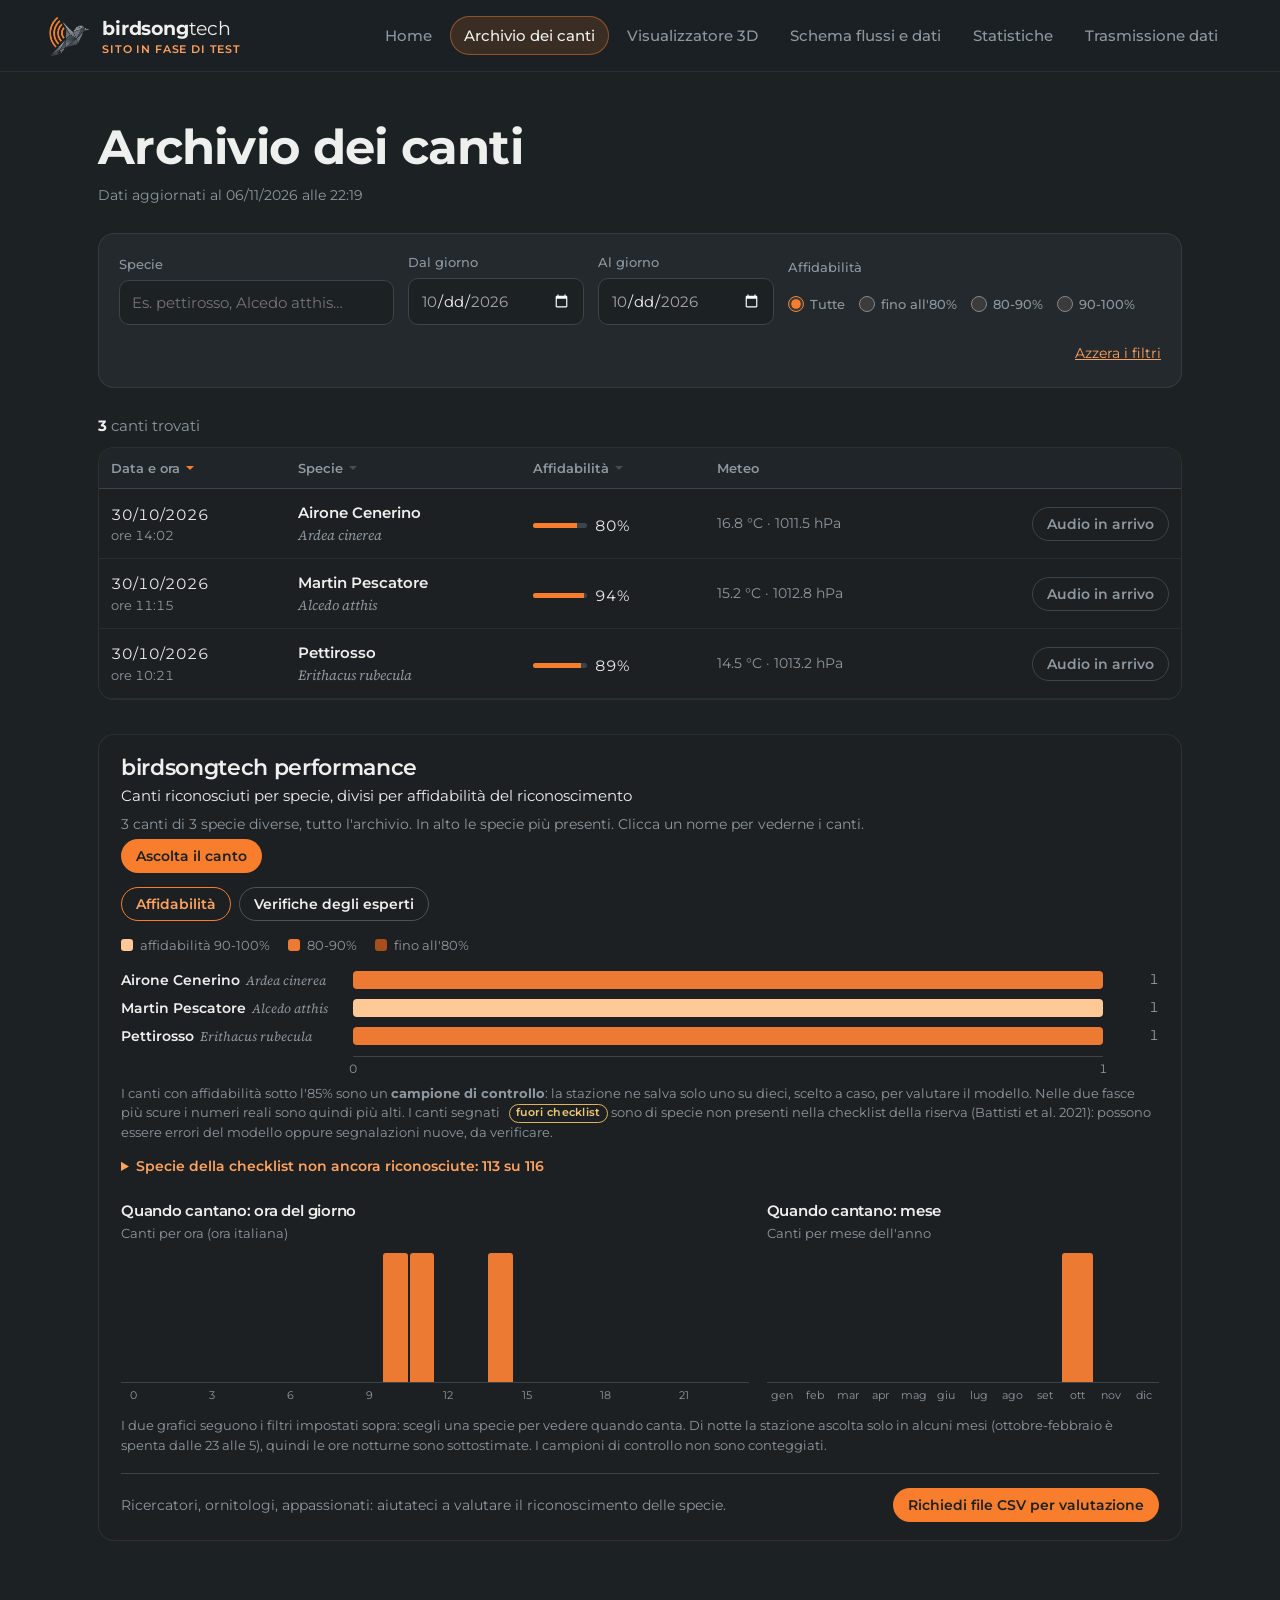
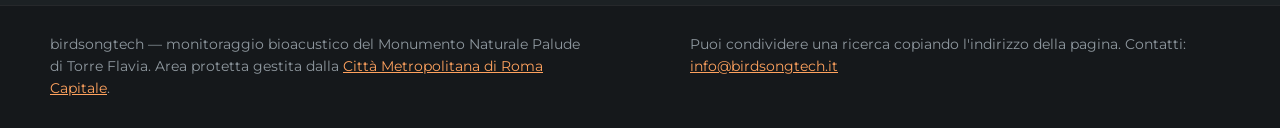
<file: ricerca.html>
<!DOCTYPE html>
<html lang="it"><head><meta charset="UTF-8"><title>birdsongtech</title>
<meta http-equiv="refresh" content="0; url=archivio.html">
<script>location.replace('archivio.html' + location.search);</script></head>
<body><p>La ricerca si è spostata: <a href="archivio.html">vai all'archivio dei canti</a>.</p></body></html>
</file>
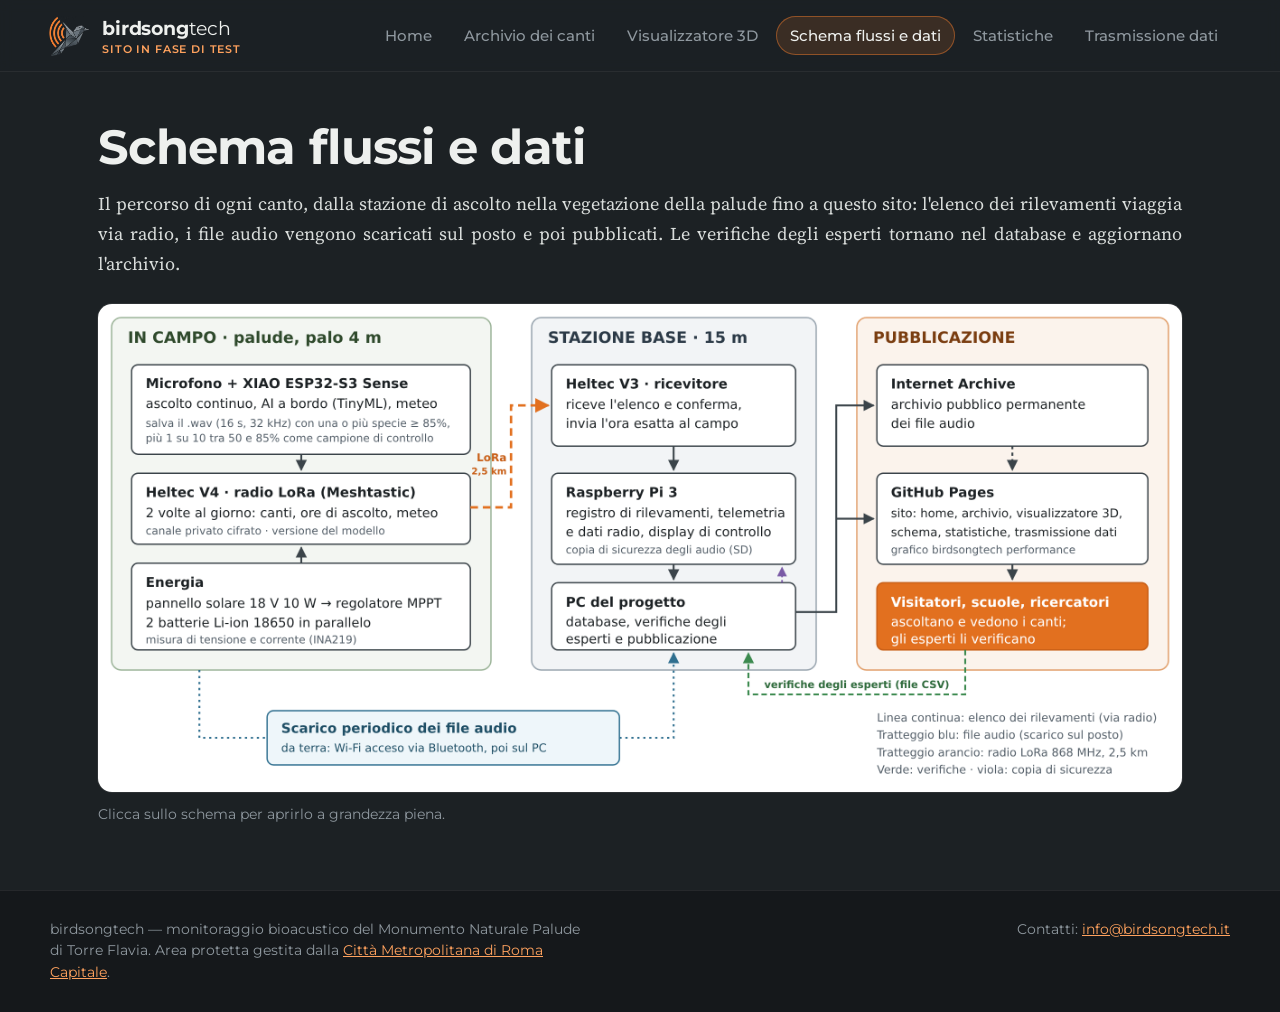
<file: schema.html>
<!DOCTYPE html>
<html lang="it">
<head>
<meta charset="UTF-8">
<meta name="viewport" content="width=device-width,initial-scale=1">
<meta name="color-scheme" content="dark">
<title>Schema flussi e dati · birdsongtech</title>
<meta name="description" content="Come funziona birdsongtech: dalla stazione di ascolto nella Palude di Torre Flavia all'archivio pubblico dei canti.">
<link rel="icon" href="assets/favicon.ico" sizes="any">
<link rel="icon" type="image/png" href="assets/favicon.png">
<link rel="apple-touch-icon" href="assets/apple-touch-icon.png">
<link rel="preconnect" href="https://fonts.googleapis.com">
<link rel="preconnect" href="https://fonts.gstatic.com" crossorigin>
<link href="https://fonts.googleapis.com/css2?family=Montserrat:wght@400;500;600;700&family=Source+Serif+4:ital,opsz,wght@0,8..60,400;1,8..60,400&display=swap" rel="stylesheet">
<link rel="stylesheet" href="assets/sito.css">
<style>
  .intro{padding:48px 0 26px}
  .intro h1{font-size:clamp(32px,4.2vw,48px)}
  .intro .prosa{margin:14px 0 0;max-width:none;text-align:justify;hyphens:auto;-webkit-hyphens:auto}
  .schema{margin:0}
  .schema a{display:block}
  .schema img{display:block;width:100%;height:auto;border-radius:14px;background:#fff;
    box-shadow:0 0 0 1px rgba(255,255,255,.08)}
  .schema figcaption{margin-top:12px;font-size:14px;color:var(--piuma)}
</style>
</head>
<body>

<header class="testata">
  <a class="marchio" href="index.html"><img src="assets/logo-simbolo.png" alt="" width="42" height="40"><span><b>birdsong</b><i>tech</i><small class="in-prova">sito in fase di test</small></span></a>
  <nav class="menu" aria-label="Sezioni del sito">
    <a href="index.html">Home</a>
    <a href="archivio.html">Archivio dei canti</a>
    <a href="player.html?demo=1">Visualizzatore 3D</a>
    <a href="schema.html" aria-current="page">Schema flussi e dati</a>
    <a href="statistiche.html">Statistiche</a>
    <a href="trasmissione.html">Trasmissione dati</a>
  </nav>
</header>

<main>
  <div class="intro">
    <h1>Schema flussi e dati</h1>
    <p class="prosa">Il percorso di ogni canto, dalla stazione di ascolto nella vegetazione della palude fino a questo sito: l'elenco dei rilevamenti viaggia via radio, i file audio vengono scaricati sul posto e poi pubblicati. Le verifiche degli esperti tornano nel database e aggiornano l'archivio.</p>
  </div>

  <figure class="schema">
    <a href="assets/schema%20flussi%20e%20dati.png" target="_blank" rel="noopener" title="Apri lo schema a grandezza piena">
      <img src="assets/schema%20flussi%20e%20dati.png" alt="Schema del sistema: in campo il microfono con la scheda XIAO ESP32-S3 riconosce i canti e la scheda Heltec V4 invia via radio LoRa l'elenco alla stazione base; qui la Heltec V3 e il Raspberry Pi registrano i rilevamenti e il PC li pubblica su Internet Archive e GitHub Pages, consultabili da visitatori, scuole e ricercatori. I file audio vengono scaricati periodicamente in riserva via Bluetooth o Wi-Fi." width="2400" height="1080">
    </a>
    <figcaption>Clicca sullo schema per aprirlo a grandezza piena.</figcaption>
  </figure>
</main>

<footer class="piede">
  <div class="dentro">
    <p>birdsongtech — monitoraggio bioacustico del Monumento Naturale Palude di Torre Flavia. Area protetta gestita dalla <a href="https://www.cittametropolitanaroma.it/homepage/aree-tematiche/ambiente/aree-protette-tutela-della-flora-della-biodiversita/" target="_blank" rel="noopener">Città Metropolitana di Roma Capitale</a>.</p>
    <p>Contatti: <a href="mailto:info@birdsongtech.it">info@birdsongtech.it</a></p>
  </div>
</footer>

</body>
</html>
</file>
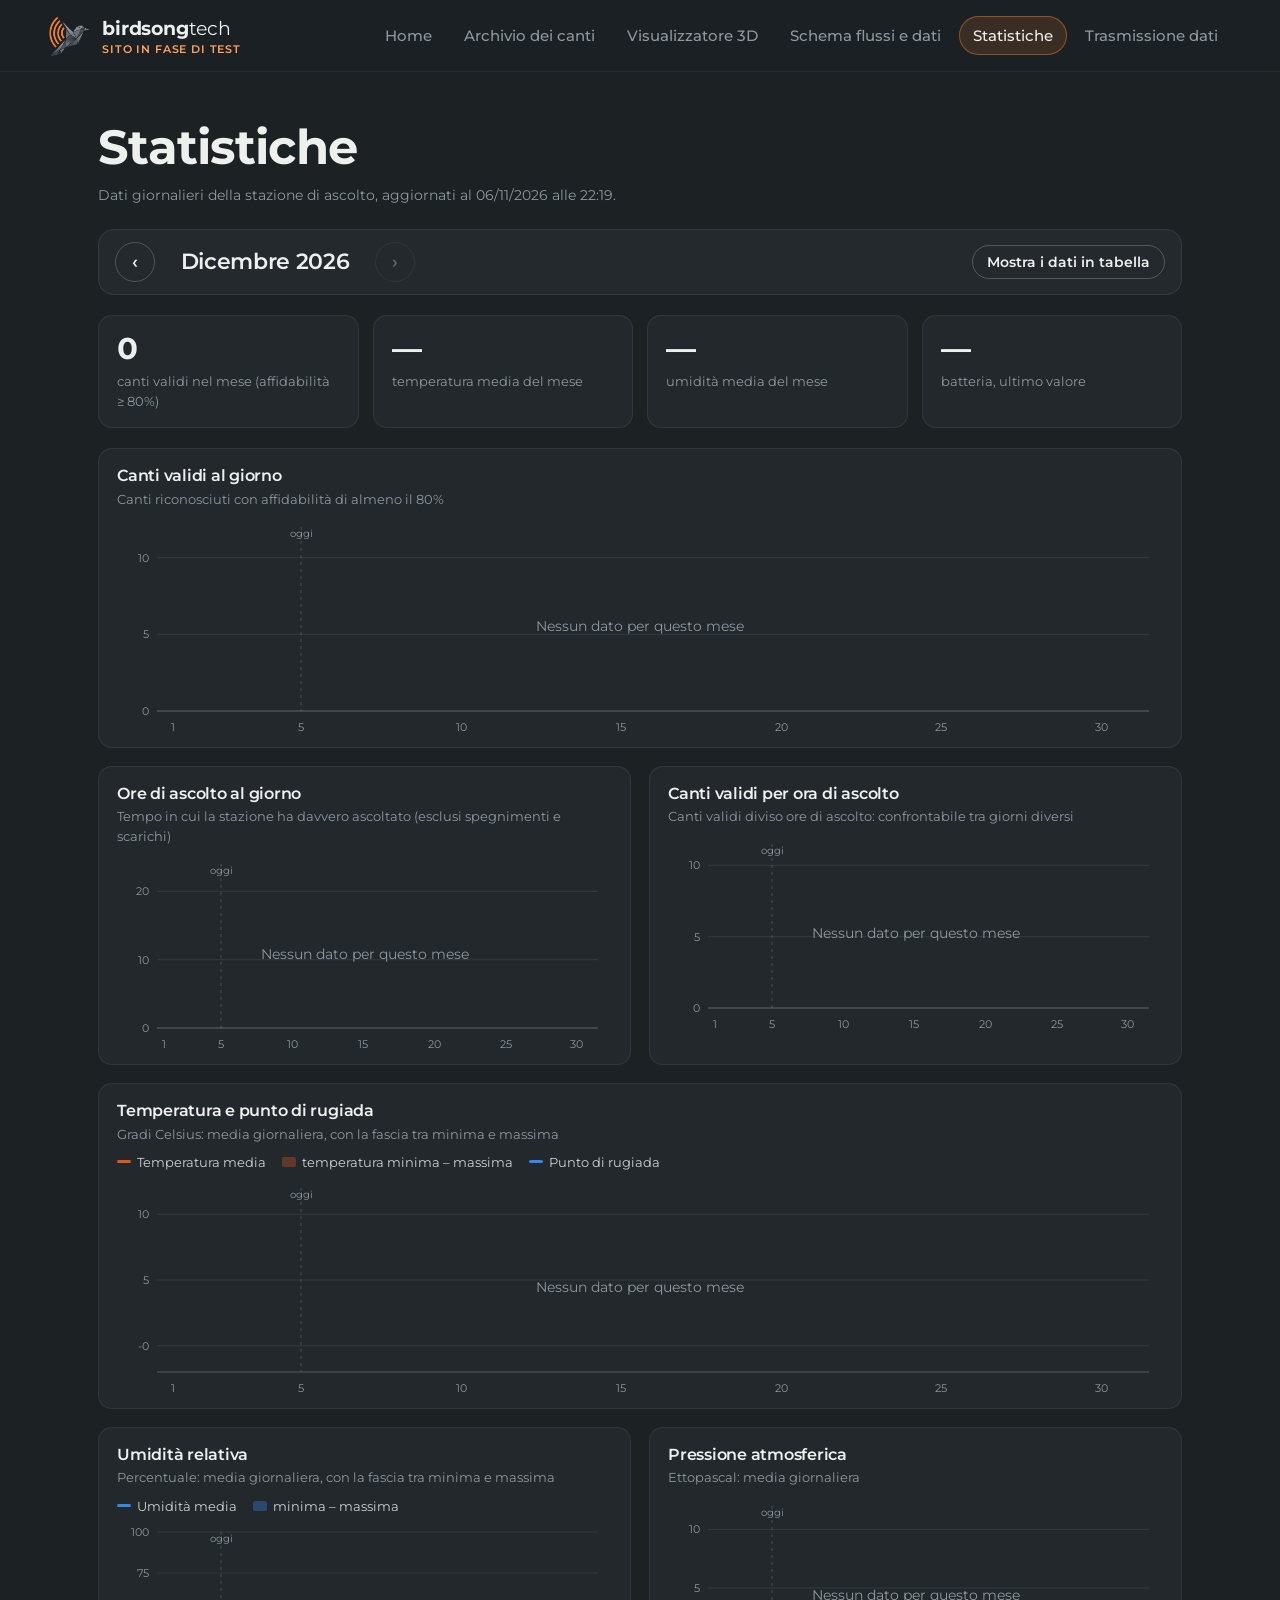
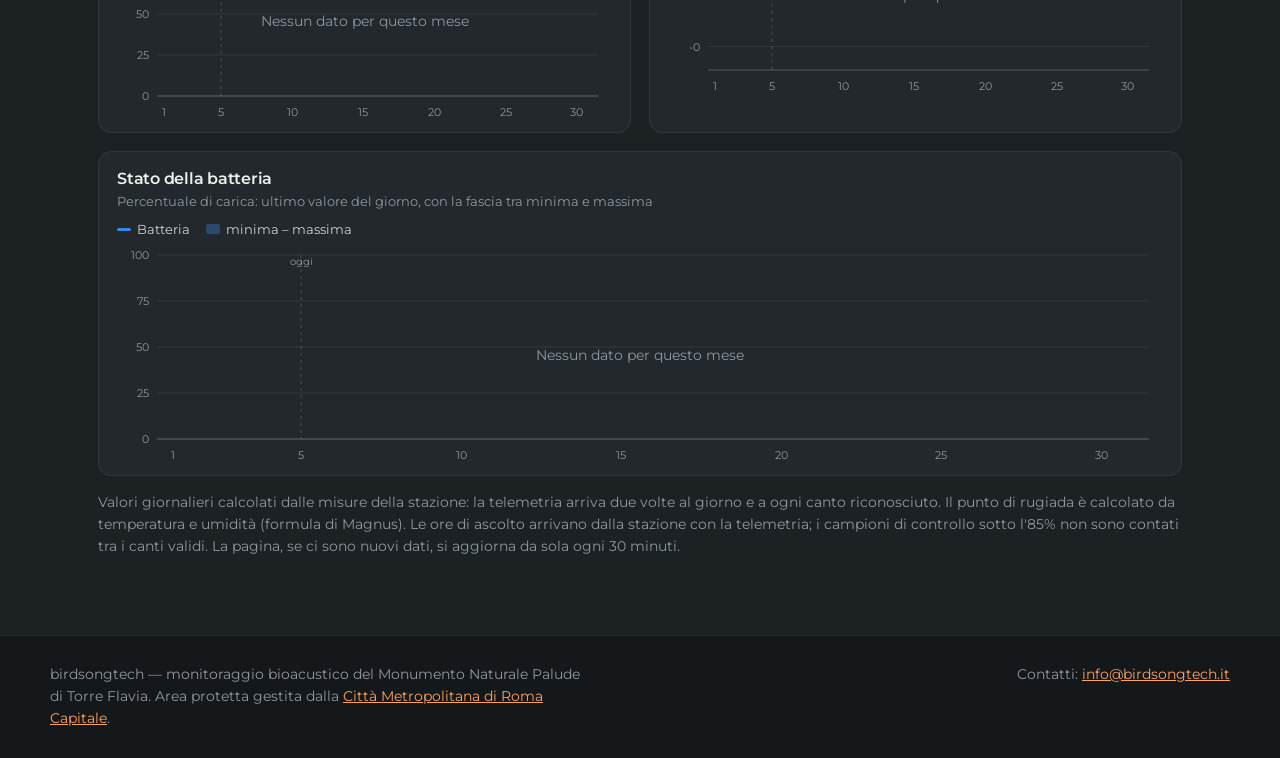
<file: statistiche.html>
<!DOCTYPE html>
<html lang="it">
<head>
<meta charset="UTF-8">
<meta name="viewport" content="width=device-width,initial-scale=1">
<meta name="color-scheme" content="dark">
<title>Statistiche · birdsongtech</title>
<meta name="description" content="Statistiche giornaliere della stazione di ascolto nella Palude di Torre Flavia: canti riconosciuti, temperatura, punto di rugiada, umidità, pressione e batteria.">
<link rel="icon" href="assets/favicon.ico" sizes="any">
<link rel="icon" type="image/png" href="assets/favicon.png">
<link rel="apple-touch-icon" href="assets/apple-touch-icon.png">
<link rel="preconnect" href="https://fonts.googleapis.com">
<link rel="preconnect" href="https://fonts.gstatic.com" crossorigin>
<link href="https://fonts.googleapis.com/css2?family=Montserrat:wght@400;500;600;700&family=Source+Serif+4:ital,opsz,wght@0,8..60,400;1,8..60,400&display=swap" rel="stylesheet">
<link rel="stylesheet" href="assets/sito.css">
<style>
  /* colori dei grafici: verificati per contrasto e daltonismo sullo sfondo grafite */
  :root{--serie-arancio:#d95926;--serie-blu:#3987e5;--griglia:rgba(255,255,255,.08);--asse:rgba(255,255,255,.22)}
  .intro{padding:48px 0 22px}
  .intro h1{font-size:clamp(32px,4.2vw,48px)}
  .intro p{margin:10px 0 0}

  .barra-mese{display:flex;flex-wrap:wrap;align-items:center;justify-content:space-between;gap:14px;
    background:rgba(37,43,47,.9);border:1px solid rgba(255,255,255,.08);border-radius:16px;padding:12px 16px;margin-bottom:20px}
  .mese{display:flex;align-items:center;gap:10px}
  .mese h2{font-size:22px;margin:0;min-width:200px;text-align:center}
  .freccia{width:40px;height:40px;border-radius:50%;border:1px solid rgba(255,255,255,.2);background:transparent;color:var(--testo);
    font:600 18px/1 var(--sans);cursor:pointer;display:grid;place-items:center}
  .freccia:hover:not(:disabled){border-color:var(--arancio)}
  .freccia:disabled{opacity:.3;cursor:default}
  .azioni-mese{display:flex;gap:10px;align-items:center}

  .riepilogo{display:grid;grid-template-columns:repeat(4,minmax(0,1fr));gap:14px;margin-bottom:20px}
  .tile{background:rgba(37,43,47,.75);border:1px solid rgba(255,255,255,.07);border-radius:14px;padding:16px 18px}
  .tile .valore{font-size:30px;font-weight:700;line-height:1.1;font-variant-numeric:tabular-nums}
  .tile .valore small{font-size:16px;font-weight:500;color:var(--piuma);margin-left:3px}
  .tile .cosa{font-size:13px;color:var(--piuma);margin-top:6px}

  .grafici{display:grid;grid-template-columns:repeat(2,minmax(0,1fr));gap:18px}
  .grafico{background:rgba(37,43,47,.75);border:1px solid rgba(255,255,255,.07);border-radius:14px;padding:18px 18px 10px;position:relative}
  .grafico.largo{grid-column:1/-1}
  .grafico h3{font-size:16px;margin:0}
  .grafico .sotto{font-size:13px;color:var(--piuma);margin:3px 0 8px}
  .legenda{display:flex;gap:16px;flex-wrap:wrap;font-size:13px;color:#cdd2d0;margin:0 0 6px}
  .legenda span{display:inline-flex;align-items:center;gap:6px}
  .legenda i{display:inline-block;width:14px;height:3px;border-radius:2px}
  .legenda i.fascia{height:10px;opacity:.35}
  .area{position:relative}
  .area svg{display:block;width:100%;height:auto;overflow:visible}
  .area svg text{font-family:var(--sans);font-size:11px;fill:var(--piuma)}
  .vuoto{position:absolute;inset:0;display:grid;place-items:center;color:var(--piuma);font-size:14px;pointer-events:none}
  .suggerimento{position:absolute;pointer-events:none;z-index:5;background:#11161a;border:1px solid var(--linea);border-radius:8px;
    padding:8px 10px;font-size:13px;line-height:1.45;white-space:nowrap;box-shadow:0 6px 18px rgba(0,0,0,.35);display:none}
  .suggerimento b{display:block;font-weight:600;margin-bottom:2px}
  .suggerimento .riga{display:flex;align-items:center;gap:6px;color:#dfe3e1}
  .suggerimento .riga i{width:10px;height:3px;border-radius:2px;display:inline-block}

  .tabella-stat{margin-top:20px;background:rgba(28,33,36,.86);border:1px solid rgba(255,255,255,.07);border-radius:16px;overflow-x:auto}
  .tabella-stat td,.tabella-stat th{text-align:right;font-variant-numeric:tabular-nums}
  .tabella-stat td:first-child,.tabella-stat th:first-child{text-align:left}
  .nota-dati{margin-top:16px}

  @media (max-width:900px){ .grafici{grid-template-columns:1fr} .riepilogo{grid-template-columns:repeat(2,minmax(0,1fr))} }
  @media (max-width:520px){ .mese h2{min-width:0;font-size:19px} .tile .valore{font-size:24px} }
</style>
</head>
<body>

<header class="testata">
  <a class="marchio" href="index.html"><img src="assets/logo-simbolo.png" alt="" width="42" height="40"><span><b>birdsong</b><i>tech</i><small class="in-prova">sito in fase di test</small></span></a>
  <nav class="menu" aria-label="Sezioni del sito">
    <a href="index.html">Home</a>
    <a href="archivio.html">Archivio dei canti</a>
    <a href="player.html?demo=1">Visualizzatore 3D</a>
    <a href="schema.html">Schema flussi e dati</a>
    <a href="statistiche.html" aria-current="page">Statistiche</a>
    <a href="trasmissione.html">Trasmissione dati</a>
  </nav>
</header>

<main>
  <div class="intro">
    <h1>Statistiche</h1>
    <p class="nota" id="aggiornamento"></p>
  </div>

  <div class="barra-mese">
    <div class="mese">
      <button class="freccia" id="prec" type="button" aria-label="Mese precedente">‹</button>
      <h2 id="titolo-mese" aria-live="polite"></h2>
      <button class="freccia" id="succ" type="button" aria-label="Mese successivo">›</button>
    </div>
    <div class="azioni-mese">
      <button class="btn secondario piccolo" id="oggi" type="button">Mese corrente</button>
      <button class="btn secondario piccolo" id="b-tabella" type="button" aria-expanded="false">Mostra i dati in tabella</button>
    </div>
  </div>

  <section class="riepilogo" id="riepilogo" aria-label="Riepilogo del mese"></section>

  <section class="grafici">
    <article class="grafico largo" id="g-canti"></article>
    <article class="grafico" id="g-ascolto"></article>
    <article class="grafico" id="g-resa"></article>
    <article class="grafico largo" id="g-temp"></article>
    <article class="grafico" id="g-umid"></article>
    <article class="grafico" id="g-press"></article>
    <article class="grafico largo" id="g-batt"></article>
  </section>

  <div class="tabella-stat" id="tabella" hidden></div>
  <p class="nota nota-dati">Valori giornalieri calcolati dalle misure della stazione: la telemetria arriva due volte al giorno e a ogni canto riconosciuto. Il punto di rugiada è calcolato da temperatura e umidità (formula di Magnus). Le ore di ascolto arrivano dalla stazione con la telemetria; i campioni di controllo sotto l'85% non sono contati tra i canti validi. La pagina, se ci sono nuovi dati, si aggiorna da sola ogni 30 minuti.</p>
</main>

<footer class="piede">
  <div class="dentro">
    <p>birdsongtech — monitoraggio bioacustico del Monumento Naturale Palude di Torre Flavia. Area protetta gestita dalla <a href="https://www.cittametropolitanaroma.it/homepage/aree-tematiche/ambiente/aree-protette-tutela-della-flora-della-biodiversita/" target="_blank" rel="noopener">Città Metropolitana di Roma Capitale</a>.</p>
    <p>Contatti: <a href="mailto:info@birdsongtech.it">info@birdsongtech.it</a></p>
  </div>
</footer>

<script src="data/statistiche.js"></script>
<script>
(function(){
  'use strict';
  const MESI = ['gennaio','febbraio','marzo','aprile','maggio','giugno','luglio','agosto','settembre','ottobre','novembre','dicembre'];
  const C = { arancio: '#d95926', blu: '#3987e5' };
  const $ = id => document.getElementById(id);
  const fmt = (v, dec=1) => v == null ? '—' : v.toLocaleString('it-IT', {minimumFractionDigits: dec, maximumFractionDigits: dec});
  let S = window.BIRDSONG_STAT || {giorni:{}};

  /* mese mostrato: all'apertura quello corrente (ora italiana) */
  const oggiISO = () => new Date().toLocaleDateString('sv-SE', {timeZone: 'Europe/Rome'});   // AAAA-MM-GG
  let anno, mese, seguiCorrente = true;
  function impostaCorrente(){ const o = oggiISO(); anno = +o.slice(0,4); mese = +o.slice(5,7); }
  impostaCorrente();
  const chiaveMese = (a, m) => `${a}-${String(m).padStart(2,'0')}`;
  const mesiConDati = () => [...new Set(Object.keys(S.giorni).map(d => d.slice(0,7)))].sort();

  function giorniDelMese(){
    const n = new Date(anno, mese, 0).getDate();
    const pref = chiaveMese(anno, mese);
    return Array.from({length: n}, (_, i) => {
      const d = `${pref}-${String(i+1).padStart(2,'0')}`;
      return {giorno: i+1, data: d, v: S.giorni[d] || null};
    });
  }

  /* ---------------------------------------------------------------- grafico SVG
     cfg: {titolo, sotto, tipo:'barre'|'linee', serie:[{nome, colore, val:fn, min:fn, max:fn, unita, dec}], ymin, ymax, passo} */
  function grafico(el, cfg){
    const giorni = giorniDelMese();
    const W = Math.max(320, el.clientWidth - 36), H = el.classList.contains('largo') ? 220 : 200;
    const m = {l: 40, r: 14, t: 10, b: 26};
    const iw = W - m.l - m.r, ih = H - m.t - m.b;
    const n = giorni.length, passoX = iw / n;
    const x = i => m.l + passoX * (i + .5);

    /* scala y: dai dati del mese, oppure fissa (0-100 per umidita' e batteria) */
    let vals = [];
    for (const s of cfg.serie) for (const g of giorni) if (g.v) for (const f of [s.val, s.min, s.max]) { if (f) { const v = f(g.v); if (v != null) vals.push(v); } }
    const ciSonoDati = vals.length > 0;
    let y0 = cfg.ymin, y1 = cfg.ymax;
    if (y0 == null || y1 == null){
      const lo = ciSonoDati ? Math.min(...vals) : 0, hi = ciSonoDati ? Math.max(...vals) : 10;
      const pad = Math.max((hi - lo) * .15, cfg.passo || 1);
      if (y0 == null) y0 = cfg.tipo === 'barre' ? 0 : Math.floor((lo - pad) / (cfg.passo || 1)) * (cfg.passo || 1);
      if (y1 == null) y1 = Math.ceil((hi + pad) / (cfg.passo || 1)) * (cfg.passo || 1);
      if (cfg.tipo === 'barre') y1 = Math.max(y1, cfg.decimali ? (cfg.passo || 1) : 4);
      if (y1 <= y0) y1 = y0 + (cfg.passo || 1);
    }
    const y = v => m.t + ih - (v - y0) / (y1 - y0) * ih;

    /* tacche asse y: circa 4 righe di griglia */
    const grezzo = (y1 - y0) / 4, mag = Math.pow(10, Math.floor(Math.log10(grezzo)));
    let passoY = [1,2,2.5,5,10].map(k => k*mag).find(k => k >= grezzo) || grezzo;
    if (cfg.tipo === 'barre' && !cfg.decimali) passoY = Math.max(1, Math.round(passoY));   // conteggi: solo numeri interi
    let svg = '';
    for (let v = Math.ceil(y0 / passoY) * passoY; v <= y1 + 1e-9; v += passoY){
      svg += `<line x1="${m.l}" x2="${W - m.r}" y1="${y(v)}" y2="${y(v)}" stroke="var(--griglia)"/>`;
      svg += `<text x="${m.l - 8}" y="${y(v) + 4}" text-anchor="end">${fmt(v, passoY < 1 ? 1 : 0)}</text>`;
    }
    /* asse x: un'etichetta ogni 5 giorni, piu' il primo */
    for (const g of giorni) if (g.giorno === 1 || g.giorno % 5 === 0)
      svg += `<text x="${x(g.giorno - 1)}" y="${H - 6}" text-anchor="middle">${g.giorno}</text>`;
    svg += `<line x1="${m.l}" x2="${W - m.r}" y1="${y(y0)}" y2="${y(y0)}" stroke="var(--asse)"/>`;

    /* oggi: linea verticale tenue */
    const iOggi = giorni.findIndex(g => g.data === oggiISO());
    if (iOggi >= 0) svg += `<line x1="${x(iOggi)}" x2="${x(iOggi)}" y1="${m.t}" y2="${y(y0)}" stroke="rgba(255,255,255,.18)" stroke-dasharray="3 4"/><text x="${x(iOggi)}" y="${m.t + 10}" text-anchor="middle" style="font-size:10px">oggi</text>`;

    if (cfg.tipo === 'barre'){
      const s = cfg.serie[0], bw = Math.max(3, Math.min(22, passoX - 4));
      giorni.forEach((g, i) => {
        const v = g.v ? s.val(g.v) : null;
        if (!v) return;
        const top = y(v), base = y(y0), h = base - top, r = Math.min(4, bw / 2, h);
        /* barra con angoli superiori arrotondati, appoggiata alla base */
        svg += `<path d="M${x(i) - bw/2},${base} V${top + r} Q${x(i) - bw/2},${top} ${x(i) - bw/2 + r},${top} H${x(i) + bw/2 - r} Q${x(i) + bw/2},${top} ${x(i) + bw/2},${top + r} V${base} Z" fill="${s.colore}"/>`;
      });
    } else {
      for (const s of cfg.serie){
        /* fascia min-max, interrotta dove mancano dati */
        if (s.min && s.max){
          let tratto = [];
          const chiudi = () => { if (tratto.length > 1){ const su = tratto.map(p => `${p[0]},${p[1]}`).join(' L'), giu = tratto.slice().reverse().map(p => `${p[0]},${p[2]}`).join(' L'); svg += `<path d="M${su} L${giu} Z" fill="${s.colore}" opacity=".18"/>`; } tratto = []; };
          giorni.forEach((g, i) => { const a = g.v && s.min(g.v), b = g.v && s.max(g.v); if (a != null && b != null && g.v) tratto.push([x(i), y(b), y(a)]); else chiudi(); });
          chiudi();
        }
        /* linea, interrotta dove mancano dati; punti singoli come marcatori */
        let tratto = [];
        const chiudi = () => {
          if (tratto.length > 1) svg += `<path d="M${tratto.join(' L')}" fill="none" stroke="${s.colore}" stroke-width="2" stroke-linejoin="round" stroke-linecap="round"/>`;
          else if (tratto.length === 1){ const [px, py] = tratto[0].split(','); svg += `<circle cx="${px}" cy="${py}" r="4" fill="${s.colore}" stroke="#252b2f" stroke-width="2"/>`; }
          tratto = [];
        };
        giorni.forEach((g, i) => { const v = g.v ? s.val(g.v) : null; if (v != null) tratto.push(`${x(i)},${y(v)}`); else chiudi(); });
        chiudi();
      }
    }
    /* livello di interazione: una colonna invisibile per giorno */
    svg += `<line class="mirino" x1="0" x2="0" y1="${m.t}" y2="${y(y0)}" stroke="rgba(255,255,255,.35)" visibility="hidden"/>`;
    giorni.forEach((g, i) => { svg += `<rect data-i="${i}" x="${m.l + passoX * i}" y="${m.t}" width="${passoX}" height="${ih}" fill="transparent"/>`; });

    const legenda = cfg.serie.length > 1 || cfg.serie.some(s => s.min)
      ? `<div class="legenda">${cfg.serie.map(s => `<span><i style="background:${s.colore}"></i>${s.nome}</span>${s.min ? `<span><i class="fascia" style="background:${s.colore}"></i>${s.fascia || 'minima – massima'}</span>` : ''}`).join('')}</div>` : '';
    el.innerHTML = `<h3>${cfg.titolo}</h3><p class="sotto">${cfg.sotto}</p>${legenda}
      <div class="area"><svg viewBox="0 0 ${W} ${H}" role="img" aria-label="${cfg.titolo}, ${MESI[mese-1]} ${anno}">${svg}</svg>
      ${ciSonoDati ? '' : '<div class="vuoto">Nessun dato per questo mese</div>'}<div class="suggerimento"></div></div>`;

    /* suggerimento al passaggio del mouse o al tocco */
    const area = el.querySelector('.area'), tip = el.querySelector('.suggerimento'), mir = el.querySelector('.mirino');
    const mostra = i => {
      const g = giorni[i];
      mir.setAttribute('x1', x(i)); mir.setAttribute('x2', x(i)); mir.setAttribute('visibility', 'visible');
      const righe = g.v ? cfg.serie.map(s => {
        const v = s.val(g.v); const extra = s.min && s.min(g.v) != null ? ` <span style="color:var(--piuma)">(${fmt(s.min(g.v), s.dec)}–${fmt(s.max(g.v), s.dec)})</span>` : '';
        return `<div class="riga"><i style="background:${s.colore}"></i>${s.nome}: ${fmt(v, s.dec)}${v != null ? ' ' + s.unita : ''}${extra}</div>`;
      }).join('') : '<div class="riga" style="color:var(--piuma)">nessun dato</div>';
      tip.innerHTML = `<b>${g.giorno} ${MESI[mese-1]}</b>${righe}`;
      tip.style.display = 'block';
      const r = area.getBoundingClientRect(), px = x(i) / W * r.width;
      const lato = px > r.width / 2 ? px - tip.offsetWidth - 12 : px + 12;
      tip.style.left = Math.max(0, lato) + 'px'; tip.style.top = '6px';
    };
    const nascondi = () => { tip.style.display = 'none'; mir.setAttribute('visibility', 'hidden'); };
    el.querySelectorAll('rect[data-i]').forEach(rc => {
      rc.addEventListener('mouseenter', () => mostra(+rc.dataset.i));
      rc.addEventListener('touchstart', () => mostra(+rc.dataset.i), {passive: true});
    });
    area.addEventListener('mouseleave', nascondi);
  }

  /* ---------------------------------------------------------------- pagina */
  function disegna(){
    const giorni = giorniDelMese(), conDati = giorni.filter(g => g.v);
    $('titolo-mese').textContent = `${MESI[mese-1].replace(/^./, c => c.toUpperCase())} ${anno}`;
    const elenco = mesiConDati(), corrente = chiaveMese(anno, mese), o = oggiISO().slice(0,7);
    $('prec').disabled = !elenco.some(k => k < corrente);
    $('succ').disabled = corrente >= o;
    $('oggi').style.display = corrente === o ? 'none' : '';
    $('aggiornamento').textContent = S.aggiornato
      ? `Dati giornalieri della stazione di ascolto, aggiornati al ${S.aggiornato.slice(8,10)}/${S.aggiornato.slice(5,7)}/${S.aggiornato.slice(0,4)} alle ${S.aggiornato.slice(11,16)}.`
      : 'Dati giornalieri della stazione di ascolto.';

    /* riepilogo del mese */
    const somma = conDati.reduce((a, g) => a + (g.v.canti || 0), 0);
    const tm = conDati.map(g => g.v.t_med).filter(v => v != null);
    const ultimo = [...conDati].reverse().find(g => g.v.b_ult != null);
    const um = conDati.map(g => g.v.u_med).filter(v => v != null);
    $('riepilogo').innerHTML = [
      [somma.toLocaleString('it-IT'), '', `canti validi nel mese (affidabilità ≥ ${Math.round((S.soglia || .8) * 100)}%)`],
      [tm.length ? fmt(tm.reduce((a,b)=>a+b,0) / tm.length) : '—', tm.length ? '°C' : '', 'temperatura media del mese'],
      [um.length ? fmt(um.reduce((a,b)=>a+b,0) / um.length, 0) : '—', um.length ? '%' : '', 'umidità media del mese'],
      [ultimo ? ultimo.v.b_ult : '—', ultimo ? '%' : '', ultimo ? `batteria, ultimo valore (${ultimo.giorno} ${MESI[mese-1]})` : 'batteria, ultimo valore'],
    ].map(([v, u, c]) => `<div class="tile"><div class="valore">${v}<small>${u}</small></div><div class="cosa">${c}</div></div>`).join('');

    grafico($('g-canti'), {titolo: 'Canti validi al giorno', sotto: `Canti riconosciuti con affidabilità di almeno il ${Math.round((S.soglia || .8) * 100)}%`, tipo: 'barre', passo: 1,
      serie: [{nome: 'Canti validi', colore: C.arancio, val: v => v.canti, unita: '', dec: 0}]});
    grafico($('g-ascolto'), {titolo: 'Ore di ascolto al giorno', sotto: 'Tempo in cui la stazione ha davvero ascoltato (esclusi spegnimenti e scarichi)', tipo: 'barre', passo: 4, ymax: 24,
      serie: [{nome: 'Ore di ascolto', colore: C.blu, val: v => v.ascolto_min != null ? Math.round(v.ascolto_min / 6) / 10 : null, unita: 'ore', dec: 1}]});
    grafico($('g-resa'), {titolo: 'Canti validi per ora di ascolto', sotto: 'Canti validi diviso ore di ascolto: confrontabile tra giorni diversi', tipo: 'barre', passo: .5, decimali: true,
      serie: [{nome: 'Canti per ora', colore: C.arancio, val: v => v.canti_ora, unita: 'canti/ora', dec: 2}]});
    grafico($('g-temp'), {titolo: 'Temperatura e punto di rugiada', sotto: 'Gradi Celsius: media giornaliera, con la fascia tra minima e massima', tipo: 'linee', passo: 2,
      serie: [{nome: 'Temperatura media', colore: C.arancio, val: v => v.t_med, min: v => v.t_min, max: v => v.t_max, unita: '°C', dec: 1, fascia: 'temperatura minima – massima'},
              {nome: 'Punto di rugiada', colore: C.blu, val: v => v.r_med, unita: '°C', dec: 1}]});
    grafico($('g-umid'), {titolo: 'Umidità relativa', sotto: 'Percentuale: media giornaliera, con la fascia tra minima e massima', tipo: 'linee', ymin: 0, ymax: 100,
      serie: [{nome: 'Umidità media', colore: C.blu, val: v => v.u_med, min: v => v.u_min, max: v => v.u_max, unita: '%', dec: 0}]});
    grafico($('g-press'), {titolo: 'Pressione atmosferica', sotto: 'Ettopascal: media giornaliera', tipo: 'linee', passo: 2,
      serie: [{nome: 'Pressione media', colore: C.blu, val: v => v.p_med, unita: 'hPa', dec: 1}]});
    grafico($('g-batt'), {titolo: 'Stato della batteria', sotto: 'Percentuale di carica: ultimo valore del giorno, con la fascia tra minima e massima', tipo: 'linee', ymin: 0, ymax: 100,
      serie: [{nome: 'Batteria', colore: C.blu, val: v => v.b_ult, min: v => v.b_min, max: v => v.b_max, unita: '%', dec: 0}]});

    /* tabella dei dati (alternativa accessibile ai grafici) */
    $('tabella').innerHTML = `<table class="tabella"><thead><tr><th>Giorno</th><th>Canti validi</th><th>T min</th><th>T media</th><th>T max</th><th>Rugiada</th><th>Umidità</th><th>Pressione</th><th>Batteria</th><th>Ore ascolto</th><th>Canti/ora</th></tr></thead><tbody>${
      conDati.length ? conDati.map(g => `<tr><td>${g.giorno} ${MESI[mese-1]}</td><td>${g.v.canti}</td><td>${fmt(g.v.t_min)}</td><td>${fmt(g.v.t_med)}</td><td>${fmt(g.v.t_max)}</td><td>${fmt(g.v.r_med)}</td><td>${fmt(g.v.u_med,0)}${g.v.u_med != null ? '%' : ''}</td><td>${fmt(g.v.p_med)}</td><td>${g.v.b_ult ?? '—'}${g.v.b_ult != null ? '%' : ''}</td><td>${g.v.ascolto_min != null ? fmt(g.v.ascolto_min / 60) : '—'}</td><td>${fmt(g.v.canti_ora, 2)}</td></tr>`).join('')
      : '<tr><td colspan="11" style="text-align:left;color:var(--piuma)">Nessun dato per questo mese.</td></tr>'}</tbody></table>`;
  }

  function sposta(delta){
    mese += delta; if (mese < 1){ mese = 12; anno--; } if (mese > 12){ mese = 1; anno++; }
    seguiCorrente = chiaveMese(anno, mese) === oggiISO().slice(0,7);
    disegna();
  }
  $('prec').addEventListener('click', () => sposta(-1));
  $('succ').addEventListener('click', () => sposta(1));
  $('oggi').addEventListener('click', () => { impostaCorrente(); seguiCorrente = true; disegna(); });
  $('b-tabella').addEventListener('click', e => {
    const t = $('tabella'); t.hidden = !t.hidden;
    e.currentTarget.setAttribute('aria-expanded', String(!t.hidden));
    e.currentTarget.textContent = t.hidden ? 'Mostra i dati in tabella' : 'Nascondi la tabella';
  });
  let attesa; addEventListener('resize', () => { clearTimeout(attesa); attesa = setTimeout(disegna, 150); });

  /* auto-aggiornamento: ricarica i dati ogni 30 minuti; se si guarda il mese corrente, segue il cambio di mese */
  setInterval(() => {
    const sc = document.createElement('script');
    sc.src = 'data/statistiche.js?t=' + Date.now();
    sc.onload = () => { S = window.BIRDSONG_STAT || S; if (seguiCorrente) impostaCorrente(); disegna(); sc.remove(); };
    document.body.appendChild(sc);
  }, 30 * 60 * 1000);

  disegna();
})();
</script>
</body>
</html>
</file>
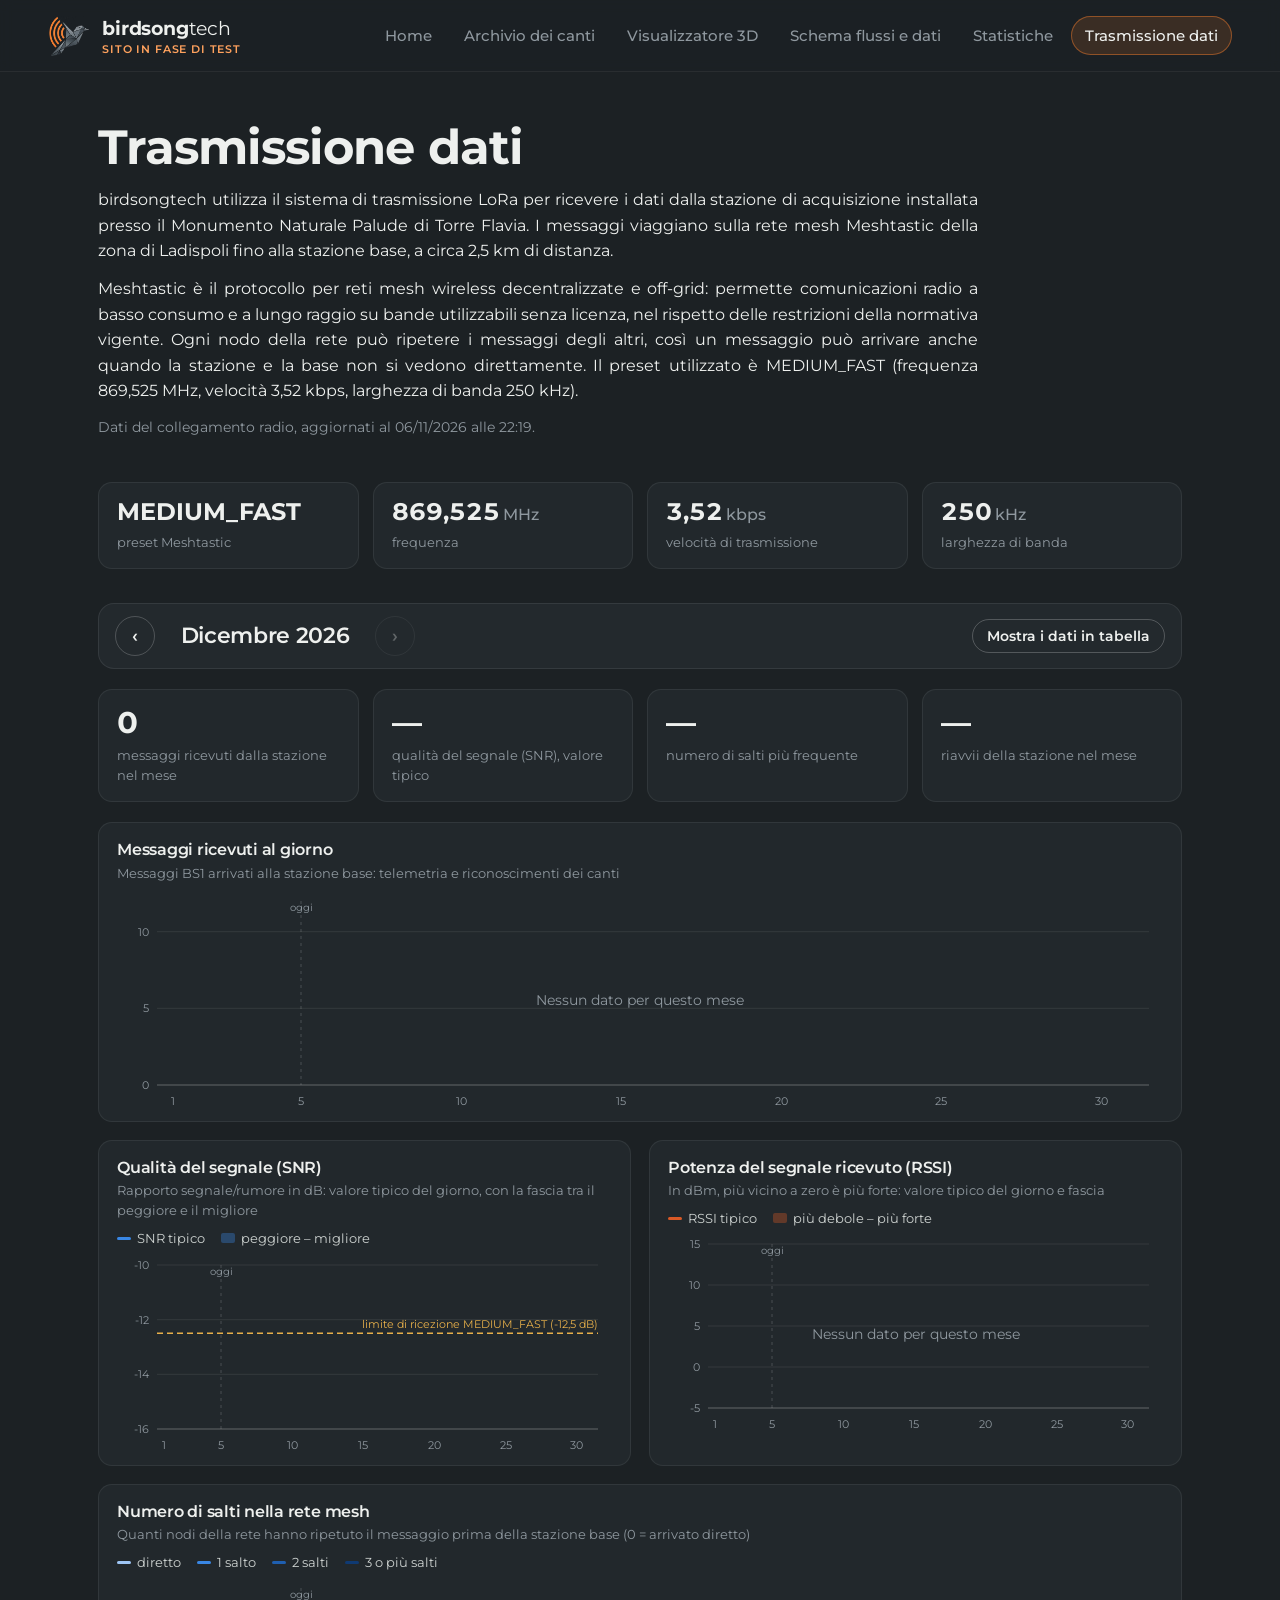
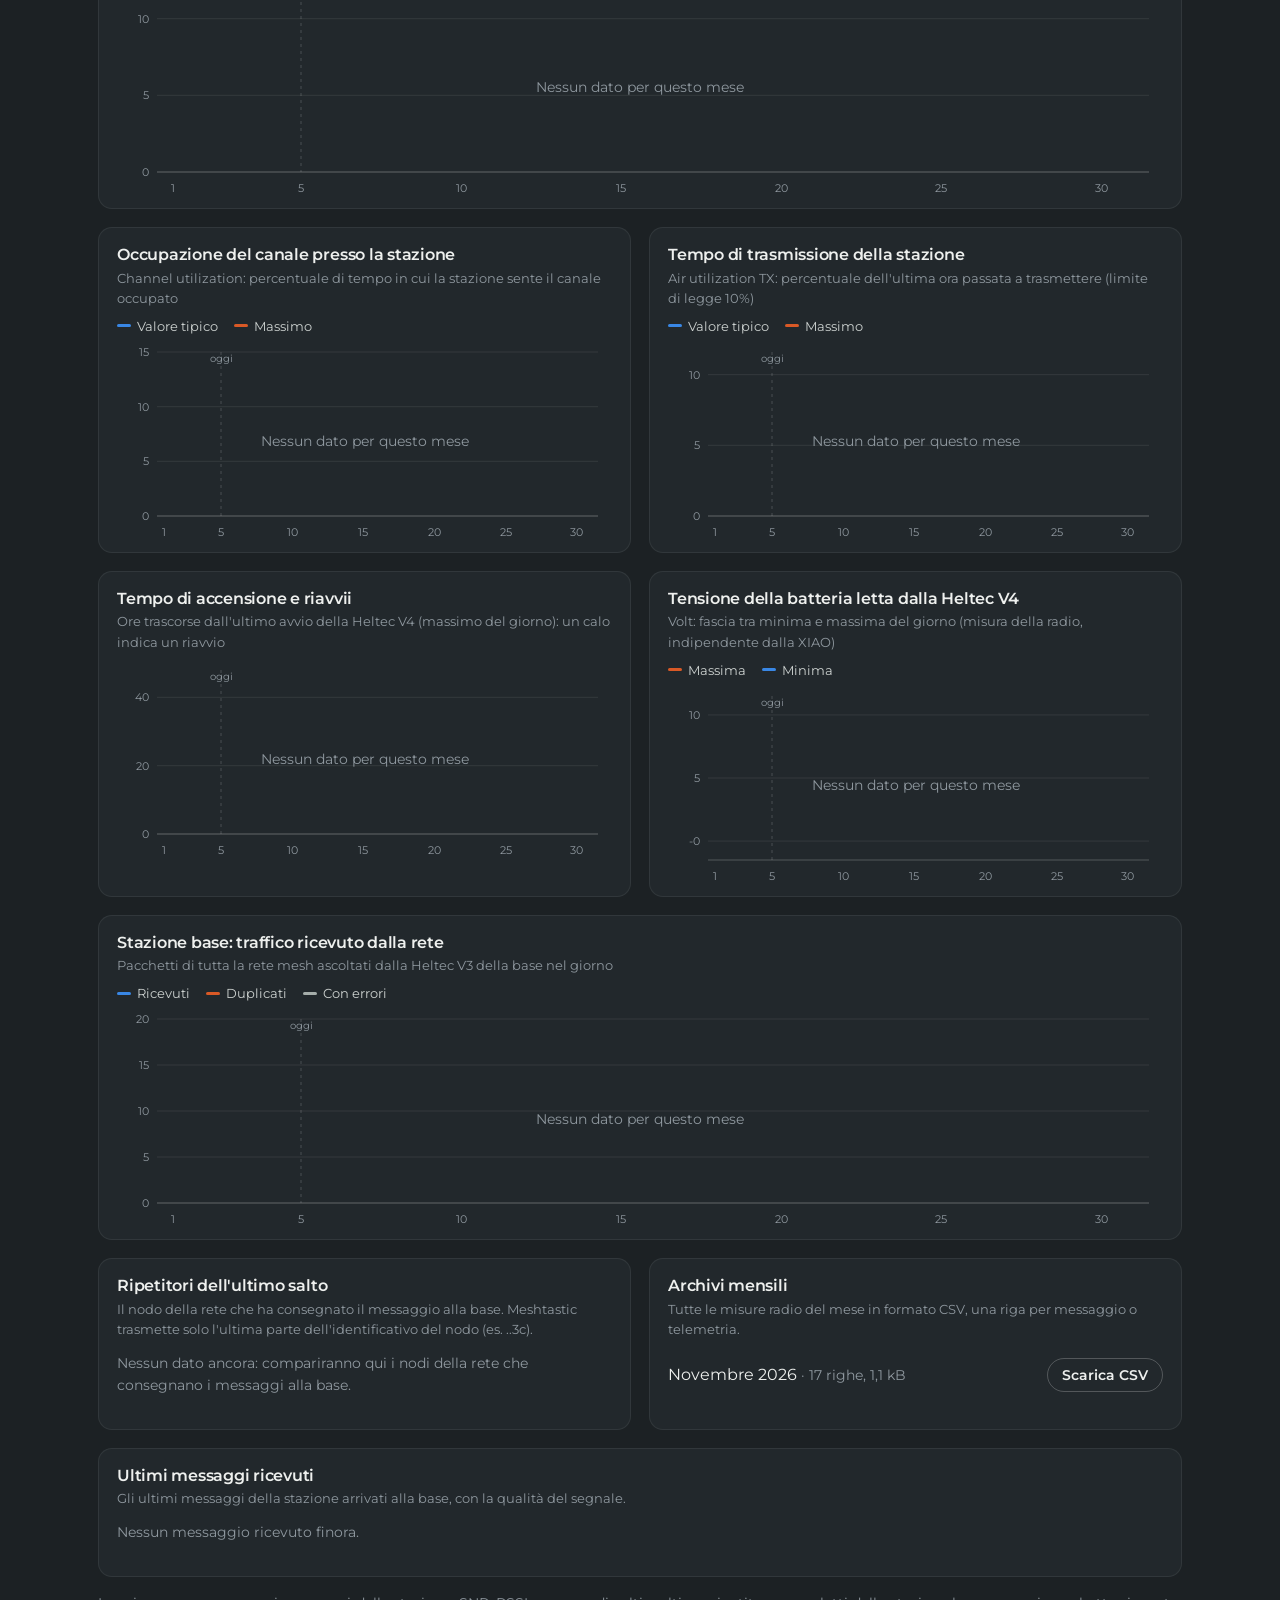
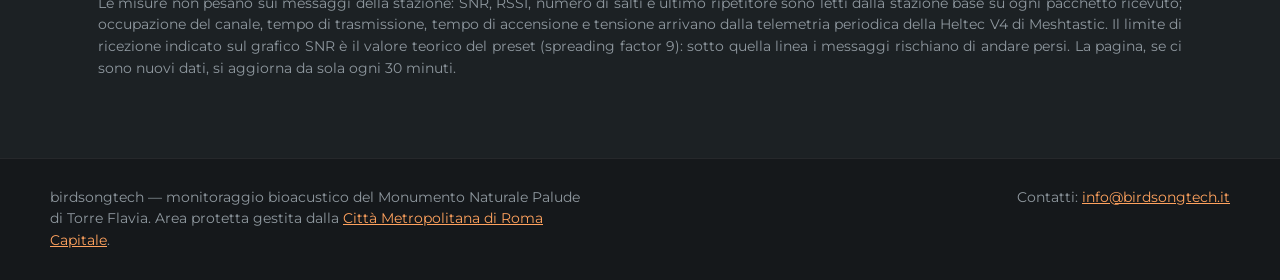
<file: trasmissione.html>
<!DOCTYPE html>
<html lang="it">
<head>
<meta charset="UTF-8">
<meta name="viewport" content="width=device-width,initial-scale=1">
<meta name="color-scheme" content="dark">
<title>Trasmissione dati · birdsongtech</title>
<meta name="description" content="Come arrivano i dati dalla stazione di ascolto nella Palude di Torre Flavia: rete LoRa Meshtastic, qualità del segnale, salti nella rete mesh, occupazione del canale e archivi mensili.">
<link rel="icon" href="assets/favicon.ico" sizes="any">
<link rel="icon" type="image/png" href="assets/favicon.png">
<link rel="apple-touch-icon" href="assets/apple-touch-icon.png">
<link rel="preconnect" href="https://fonts.googleapis.com">
<link rel="preconnect" href="https://fonts.gstatic.com" crossorigin>
<link href="https://fonts.googleapis.com/css2?family=Montserrat:wght@400;500;600;700&family=Source+Serif+4:ital,opsz,wght@0,8..60,400;1,8..60,400&display=swap" rel="stylesheet">
<link rel="stylesheet" href="assets/sito.css">
<style>
  /* colori dei grafici: verificati per contrasto e daltonismo sullo sfondo grafite */
  :root{--serie-arancio:#d95926;--serie-blu:#3987e5;--griglia:rgba(255,255,255,.08);--asse:rgba(255,255,255,.22)}
  .intro{padding:48px 0 22px}
  .intro h1{font-size:clamp(32px,4.2vw,48px)}
  .intro p{margin:10px 0 0}

  .barra-mese{display:flex;flex-wrap:wrap;align-items:center;justify-content:space-between;gap:14px;
    background:rgba(37,43,47,.9);border:1px solid rgba(255,255,255,.08);border-radius:16px;padding:12px 16px;margin-bottom:20px}
  .mese{display:flex;align-items:center;gap:10px}
  .mese h2{font-size:22px;margin:0;min-width:200px;text-align:center}
  .freccia{width:40px;height:40px;border-radius:50%;border:1px solid rgba(255,255,255,.2);background:transparent;color:var(--testo);
    font:600 18px/1 var(--sans);cursor:pointer;display:grid;place-items:center}
  .freccia:hover:not(:disabled){border-color:var(--arancio)}
  .freccia:disabled{opacity:.3;cursor:default}
  .azioni-mese{display:flex;gap:10px;align-items:center}

  .riepilogo{display:grid;grid-template-columns:repeat(4,minmax(0,1fr));gap:14px;margin-bottom:20px}
  .tile{background:rgba(37,43,47,.75);border:1px solid rgba(255,255,255,.07);border-radius:14px;padding:16px 18px}
  .tile .valore{font-size:30px;font-weight:700;line-height:1.1;font-variant-numeric:tabular-nums}
  .tile .valore small{font-size:16px;font-weight:500;color:var(--piuma);margin-left:3px}
  .tile .cosa{font-size:13px;color:var(--piuma);margin-top:6px}

  .grafici{display:grid;grid-template-columns:repeat(2,minmax(0,1fr));gap:18px}
  .grafico{background:rgba(37,43,47,.75);border:1px solid rgba(255,255,255,.07);border-radius:14px;padding:18px 18px 10px;position:relative}
  .grafico.largo{grid-column:1/-1}
  .grafico h3{font-size:16px;margin:0}
  .grafico .sotto{font-size:13px;color:var(--piuma);margin:3px 0 8px}
  .legenda{display:flex;gap:16px;flex-wrap:wrap;font-size:13px;color:#cdd2d0;margin:0 0 6px}
  .legenda span{display:inline-flex;align-items:center;gap:6px}
  .legenda i{display:inline-block;width:14px;height:3px;border-radius:2px}
  .legenda i.fascia{height:10px;opacity:.35}
  .area{position:relative}
  .area svg{display:block;width:100%;height:auto;overflow:visible}
  .area svg text{font-family:var(--sans);font-size:11px;fill:var(--piuma)}
  .vuoto{position:absolute;inset:0;display:grid;place-items:center;color:var(--piuma);font-size:14px;pointer-events:none}
  .suggerimento{position:absolute;pointer-events:none;z-index:5;background:#11161a;border:1px solid var(--linea);border-radius:8px;
    padding:8px 10px;font-size:13px;line-height:1.45;white-space:nowrap;box-shadow:0 6px 18px rgba(0,0,0,.35);display:none}
  .suggerimento b{display:block;font-weight:600;margin-bottom:2px}
  .suggerimento .riga{display:flex;align-items:center;gap:6px;color:#dfe3e1}
  .suggerimento .riga i{width:10px;height:3px;border-radius:2px;display:inline-block}

  .tabella-stat{margin-top:20px;background:rgba(28,33,36,.86);border:1px solid rgba(255,255,255,.07);border-radius:16px;overflow-x:auto}
  .tabella-stat td,.tabella-stat th{text-align:right;font-variant-numeric:tabular-nums}
  .tabella-stat td:first-child,.tabella-stat th:first-child{text-align:left}
  .nota-dati{margin-top:16px}

  @media (max-width:900px){ .grafici{grid-template-columns:1fr} .riepilogo{grid-template-columns:repeat(2,minmax(0,1fr))} }
  @media (max-width:520px){ .mese h2{min-width:0;font-size:19px} .tile .valore{font-size:24px} }

  .testo-intro{max-width:880px}
  .testo-intro p{margin:12px 0 0;line-height:1.6;text-align:justify;hyphens:auto;-webkit-hyphens:auto}
  .nota-dati{text-align:justify;hyphens:auto;-webkit-hyphens:auto}
  .preset{display:grid;grid-template-columns:repeat(4,minmax(0,1fr));gap:14px;margin:22px 0 34px}
  .preset .tile .valore{font-size:24px}
  .riquadri{display:grid;grid-template-columns:repeat(2,minmax(0,1fr));gap:18px;margin-top:18px}
  .riquadro{background:rgba(37,43,47,.75);border:1px solid rgba(255,255,255,.07);border-radius:14px;padding:18px;overflow-x:auto}
  .riquadro h3{font-size:16px;margin:0}
  .riquadro .sotto{font-size:13px;color:var(--piuma);margin:3px 0 10px}
  .riquadro .tabella{font-size:14px}
  .riquadro .tabella td,.riquadro .tabella th{padding:8px 10px;text-align:right;font-variant-numeric:tabular-nums}
  .riquadro .tabella td:first-child,.riquadro .tabella th:first-child{text-align:left}
  .barretta{display:inline-block;height:8px;border-radius:4px;background:#3987e5;vertical-align:middle;margin-right:8px}
  .archivi{list-style:none;margin:0;padding:0}
  .archivi li{display:flex;justify-content:space-between;align-items:center;gap:12px;padding:9px 0;border-bottom:1px solid rgba(255,255,255,.06)}
  .archivi li:last-child{border-bottom:0}
  .archivi .btn{white-space:nowrap}
  .riquadro .tabella td{white-space:nowrap}
  @media (max-width:900px){ .riquadri{grid-template-columns:1fr} .preset{grid-template-columns:repeat(2,minmax(0,1fr))} }
  @media (max-width:520px){ .preset .tile .valore{font-size:19px} .preset .tile{padding:14px} }
</style>
</head>
<body>

<header class="testata">
  <a class="marchio" href="index.html"><img src="assets/logo-simbolo.png" alt="" width="42" height="40"><span><b>birdsong</b><i>tech</i><small class="in-prova">sito in fase di test</small></span></a>
  <nav class="menu" aria-label="Sezioni del sito">
    <a href="index.html">Home</a>
    <a href="archivio.html">Archivio dei canti</a>
    <a href="player.html?demo=1">Visualizzatore 3D</a>
    <a href="schema.html">Schema flussi e dati</a>
    <a href="statistiche.html">Statistiche</a>
    <a href="trasmissione.html" aria-current="page">Trasmissione dati</a>
  </nav>
</header>

<main>
  <div class="intro testo-intro">
    <h1>Trasmissione dati</h1>
    <p>birdsongtech utilizza il sistema di trasmissione LoRa per ricevere i dati dalla stazione di acquisizione installata presso il Monumento Naturale Palude di Torre Flavia. I messaggi viaggiano sulla rete mesh Meshtastic della zona di Ladispoli fino alla stazione base, a circa 2,5 km di distanza.</p>
    <p>Meshtastic è il protocollo per reti mesh wireless decentralizzate e off-grid: permette comunicazioni radio a basso consumo e a lungo raggio su bande utilizzabili senza licenza, nel rispetto delle restrizioni della normativa vigente. Ogni nodo della rete può ripetere i messaggi degli altri, così un messaggio può arrivare anche quando la stazione e la base non si vedono direttamente. Il preset utilizzato è MEDIUM_FAST (frequenza 869,525 MHz, velocità 3,52 kbps, larghezza di banda 250 kHz).</p>
    <p class="nota" id="aggiornamento"></p>
  </div>

  <section class="preset" id="preset" aria-label="Impostazioni radio"></section>

  <div class="barra-mese">
    <div class="mese">
      <button class="freccia" id="prec" type="button" aria-label="Mese precedente">‹</button>
      <h2 id="titolo-mese" aria-live="polite"></h2>
      <button class="freccia" id="succ" type="button" aria-label="Mese successivo">›</button>
    </div>
    <div class="azioni-mese">
      <button class="btn secondario piccolo" id="oggi" type="button">Mese corrente</button>
      <button class="btn secondario piccolo" id="b-tabella" type="button" aria-expanded="false">Mostra i dati in tabella</button>
    </div>
  </div>

  <section class="riepilogo" id="riepilogo" aria-label="Riepilogo del mese"></section>

  <section class="grafici">
    <article class="grafico largo" id="g-msg"></article>
    <article class="grafico" id="g-snr"></article>
    <article class="grafico" id="g-rssi"></article>
    <article class="grafico largo" id="g-hop"></article>
    <article class="grafico" id="g-ch"></article>
    <article class="grafico" id="g-air"></article>
    <article class="grafico" id="g-up"></article>
    <article class="grafico" id="g-v"></article>
    <article class="grafico largo" id="g-base"></article>
  </section>

  <div class="tabella-stat" id="tabella" hidden></div>

  <section class="riquadri">
    <article class="riquadro">
      <h3>Ripetitori dell'ultimo salto</h3>
      <p class="sotto">Il nodo della rete che ha consegnato il messaggio alla base. Meshtastic trasmette solo l'ultima parte dell'identificativo del nodo (es. ..3c).</p>
      <div id="ripetitori"></div>
    </article>
    <article class="riquadro">
      <h3>Archivi mensili</h3>
      <p class="sotto">Tutte le misure radio del mese in formato CSV, una riga per messaggio o telemetria.</p>
      <div id="archivi"></div>
    </article>
    <article class="riquadro" style="grid-column:1/-1">
      <h3>Ultimi messaggi ricevuti</h3>
      <p class="sotto">Gli ultimi messaggi della stazione arrivati alla base, con la qualità del segnale.</p>
      <div id="recenti"></div>
    </article>
  </section>

  <p class="nota nota-dati">Le misure non pesano sui messaggi della stazione: SNR, RSSI, numero di salti e ultimo ripetitore sono letti dalla stazione base su ogni pacchetto ricevuto; occupazione del canale, tempo di trasmissione, tempo di accensione e tensione arrivano dalla telemetria periodica della Heltec V4 di Meshtastic. Il limite di ricezione indicato sul grafico SNR è il valore teorico del preset (spreading factor 9): sotto quella linea i messaggi rischiano di andare persi. La pagina, se ci sono nuovi dati, si aggiorna da sola ogni 30 minuti.</p>
</main>

<footer class="piede">
  <div class="dentro">
    <p>birdsongtech — monitoraggio bioacustico del Monumento Naturale Palude di Torre Flavia. Area protetta gestita dalla <a href="https://www.cittametropolitanaroma.it/homepage/aree-tematiche/ambiente/aree-protette-tutela-della-flora-della-biodiversita/" target="_blank" rel="noopener">Città Metropolitana di Roma Capitale</a>.</p>
    <p>Contatti: <a href="mailto:info@birdsongtech.it">info@birdsongtech.it</a></p>
  </div>
</footer>

<script src="data/radio.js"></script>
<script>
(function(){
  'use strict';
  const MESI = ['gennaio','febbraio','marzo','aprile','maggio','giugno','luglio','agosto','settembre','ottobre','novembre','dicembre'];
  const C = { arancio: '#d95926', blu: '#3987e5' };
  const $ = id => document.getElementById(id);
  const fmt = (v, dec=1) => v == null ? '—' : v.toLocaleString('it-IT', {minimumFractionDigits: dec, maximumFractionDigits: dec});
  let R = window.BIRDSONG_RADIO || {giorni:{}};

  /* mese mostrato: all'apertura quello corrente (ora italiana) */
  const oggiISO = () => new Date().toLocaleDateString('sv-SE', {timeZone: 'Europe/Rome'});   // AAAA-MM-GG
  let anno, mese, seguiCorrente = true;
  function impostaCorrente(){ const o = oggiISO(); anno = +o.slice(0,4); mese = +o.slice(5,7); }
  impostaCorrente();
  const chiaveMese = (a, m) => `${a}-${String(m).padStart(2,'0')}`;
  const mesiConDati = () => [...new Set(Object.keys(R.giorni).map(d => d.slice(0,7)))].sort();

  function giorniDelMese(){
    const n = new Date(anno, mese, 0).getDate();
    const pref = chiaveMese(anno, mese);
    return Array.from({length: n}, (_, i) => {
      const d = `${pref}-${String(i+1).padStart(2,'0')}`;
      return {giorno: i+1, data: d, v: R.giorni[d] || null};
    });
  }

  /* ---------------------------------------------------------------- grafico SVG
     cfg: {titolo, sotto, tipo:'barre'|'linee', serie:[{nome, colore, val:fn, min:fn, max:fn, unita, dec}], ymin, ymax, passo} */
  function grafico(el, cfg){
    const giorni = giorniDelMese();
    const W = Math.max(320, el.clientWidth - 36), H = el.classList.contains('largo') ? 220 : 200;
    const m = {l: 40, r: 14, t: 10, b: 26};
    const iw = W - m.l - m.r, ih = H - m.t - m.b;
    const n = giorni.length, passoX = iw / n;
    const x = i => m.l + passoX * (i + .5);

    /* scala y: dai dati del mese, oppure fissa (0-100 per umidita' e batteria) */
    let vals = [];
    for (const s of cfg.serie) if (!s.solo) for (const g of giorni) if (g.v) for (const f of [s.val, s.min, s.max]) { if (f) { const v = f(g.v); if (v != null) vals.push(v); } }
    if (cfg.tipo === 'pile') for (const g of giorni) if (g.v){ const t = cfg.serie.reduce((a, s) => a + (s.val(g.v) || 0), 0); if (t) vals.push(t); }
    if (cfg.rif) vals.push(cfg.rif.v);
    const ciSonoDati = vals.length > 0;
    let y0 = cfg.ymin, y1 = cfg.ymax;
    if (y0 == null || y1 == null){
      const lo = ciSonoDati ? Math.min(...vals) : 0, hi = ciSonoDati ? Math.max(...vals) : 10;
      const pad = Math.max((hi - lo) * .15, cfg.passo || 1);
      if (y0 == null) y0 = (cfg.tipo === 'barre' || cfg.tipo === 'pile') ? 0 : Math.floor((lo - pad) / (cfg.passo || 1)) * (cfg.passo || 1);
      if (y1 == null) y1 = Math.ceil((hi + pad) / (cfg.passo || 1)) * (cfg.passo || 1);
      if ((cfg.tipo === 'barre' || cfg.tipo === 'pile')) y1 = Math.max(y1, cfg.decimali ? (cfg.passo || 1) : 4);
      if (y1 <= y0) y1 = y0 + (cfg.passo || 1);
    }
    const y = v => m.t + ih - (v - y0) / (y1 - y0) * ih;

    /* tacche asse y: circa 4 righe di griglia */
    const grezzo = (y1 - y0) / 4, mag = Math.pow(10, Math.floor(Math.log10(grezzo)));
    let passoY = [1,2,2.5,5,10].map(k => k*mag).find(k => k >= grezzo) || grezzo;
    if ((cfg.tipo === 'barre' || cfg.tipo === 'pile') && !cfg.decimali) passoY = Math.max(1, Math.round(passoY));   // conteggi: solo numeri interi
    let svg = '';
    for (let v = Math.ceil(y0 / passoY) * passoY; v <= y1 + 1e-9; v += passoY){
      svg += `<line x1="${m.l}" x2="${W - m.r}" y1="${y(v)}" y2="${y(v)}" stroke="var(--griglia)"/>`;
      svg += `<text x="${m.l - 8}" y="${y(v) + 4}" text-anchor="end">${fmt(v, passoY >= 1 ? 0 : (Math.abs(passoY * 10 - Math.round(passoY * 10)) < 1e-9 ? 1 : 2))}</text>`;
    }
    /* asse x: un'etichetta ogni 5 giorni, piu' il primo */
    for (const g of giorni) if (g.giorno === 1 || g.giorno % 5 === 0)
      svg += `<text x="${x(g.giorno - 1)}" y="${H - 6}" text-anchor="middle">${g.giorno}</text>`;
    svg += `<line x1="${m.l}" x2="${W - m.r}" y1="${y(y0)}" y2="${y(y0)}" stroke="var(--asse)"/>`;

    /* oggi: linea verticale tenue */
    const iOggi = giorni.findIndex(g => g.data === oggiISO());
    if (iOggi >= 0) svg += `<line x1="${x(iOggi)}" x2="${x(iOggi)}" y1="${m.t}" y2="${y(y0)}" stroke="rgba(255,255,255,.18)" stroke-dasharray="3 4"/><text x="${x(iOggi)}" y="${m.t + 10}" text-anchor="middle" style="font-size:10px">oggi</text>`;

    if (cfg.rif) svg += `<line x1="${m.l}" x2="${W - m.r}" y1="${y(cfg.rif.v)}" y2="${y(cfg.rif.v)}" stroke="#e8b04a" stroke-width="1.5" stroke-dasharray="6 4"/><text x="${W - m.r}" y="${y(cfg.rif.v) - 5}" text-anchor="end" style="fill:#e8b04a">${cfg.rif.testo}</text>`;

    if (cfg.tipo === 'pile'){
      const bw = Math.max(3, Math.min(22, passoX - 4));
      giorni.forEach((g, i) => {
        if (!g.v) return;
        let somma = 0;
        for (const s of cfg.serie){
          const v = s.val(g.v) || 0; if (!v) continue;
          const sotto = y(y0 + somma), sopra = y(y0 + somma + v);
          svg += `<rect x="${x(i) - bw/2}" y="${sopra}" width="${bw}" height="${Math.max(0, sotto - sopra - 1)}" fill="${s.colore}"/>`;
          somma += v;
        }
      });
    } else if ((cfg.tipo === 'barre' || cfg.tipo === 'pile')){
      const s = cfg.serie[0], bw = Math.max(3, Math.min(22, passoX - 4));
      giorni.forEach((g, i) => {
        const v = g.v ? s.val(g.v) : null;
        if (!v) return;
        const top = y(v), base = y(y0), h = base - top, r = Math.min(4, bw / 2, h);
        /* barra con angoli superiori arrotondati, appoggiata alla base */
        svg += `<path d="M${x(i) - bw/2},${base} V${top + r} Q${x(i) - bw/2},${top} ${x(i) - bw/2 + r},${top} H${x(i) + bw/2 - r} Q${x(i) + bw/2},${top} ${x(i) + bw/2},${top + r} V${base} Z" fill="${s.colore}"/>`;
      });
    } else {
      for (const s of cfg.serie.filter(s => !s.solo)){
        /* fascia min-max, interrotta dove mancano dati */
        if (s.min && s.max){
          let tratto = [];
          const chiudi = () => { if (tratto.length > 1){ const su = tratto.map(p => `${p[0]},${p[1]}`).join(' L'), giu = tratto.slice().reverse().map(p => `${p[0]},${p[2]}`).join(' L'); svg += `<path d="M${su} L${giu} Z" fill="${s.colore}" opacity=".18"/>`; } tratto = []; };
          giorni.forEach((g, i) => { const a = g.v && s.min(g.v), b = g.v && s.max(g.v); if (a != null && b != null && g.v) tratto.push([x(i), y(b), y(a)]); else chiudi(); });
          chiudi();
        }
        /* linea, interrotta dove mancano dati; punti singoli come marcatori */
        let tratto = [];
        const chiudi = () => {
          if (tratto.length > 1) svg += `<path d="M${tratto.join(' L')}" fill="none" stroke="${s.colore}" stroke-width="2" stroke-linejoin="round" stroke-linecap="round"/>`;
          else if (tratto.length === 1){ const [px, py] = tratto[0].split(','); svg += `<circle cx="${px}" cy="${py}" r="4" fill="${s.colore}" stroke="#252b2f" stroke-width="2"/>`; }
          tratto = [];
        };
        giorni.forEach((g, i) => { const v = g.v ? s.val(g.v) : null; if (v != null) tratto.push(`${x(i)},${y(v)}`); else chiudi(); });
        chiudi();
      }
    }
    /* livello di interazione: una colonna invisibile per giorno */
    svg += `<line class="mirino" x1="0" x2="0" y1="${m.t}" y2="${y(y0)}" stroke="rgba(255,255,255,.35)" visibility="hidden"/>`;
    giorni.forEach((g, i) => { svg += `<rect data-i="${i}" x="${m.l + passoX * i}" y="${m.t}" width="${passoX}" height="${ih}" fill="transparent"/>`; });

    const visibili = cfg.serie.filter(s => !s.solo);
    const legenda = visibili.length > 1 || visibili.some(s => s.min)
      ? `<div class="legenda">${visibili.map(s => `<span><i style="background:${s.colore}"></i>${s.nome}</span>${s.min ? `<span><i class="fascia" style="background:${s.colore}"></i>${s.fascia || 'minima – massima'}</span>` : ''}`).join('')}</div>` : '';
    el.innerHTML = `<h3>${cfg.titolo}</h3><p class="sotto">${cfg.sotto}</p>${legenda}
      <div class="area"><svg viewBox="0 0 ${W} ${H}" role="img" aria-label="${cfg.titolo}, ${MESI[mese-1]} ${anno}">${svg}</svg>
      ${ciSonoDati ? '' : '<div class="vuoto">Nessun dato per questo mese</div>'}<div class="suggerimento"></div></div>`;

    /* suggerimento al passaggio del mouse o al tocco */
    const area = el.querySelector('.area'), tip = el.querySelector('.suggerimento'), mir = el.querySelector('.mirino');
    const mostra = i => {
      const g = giorni[i];
      mir.setAttribute('x1', x(i)); mir.setAttribute('x2', x(i)); mir.setAttribute('visibility', 'visible');
      const righe = g.v ? cfg.serie.map(s => {
        const v = s.val(g.v); const extra = s.min && s.min(g.v) != null ? ` <span style="color:var(--piuma)">(${fmt(s.min(g.v), s.dec)}–${fmt(s.max(g.v), s.dec)})</span>` : '';
        return `<div class="riga"><i style="background:${s.colore}"></i>${s.nome}: ${fmt(v, s.dec)}${v != null ? ' ' + s.unita : ''}${extra}</div>`;
      }).join('') : '<div class="riga" style="color:var(--piuma)">nessun dato</div>';
      tip.innerHTML = `<b>${g.giorno} ${MESI[mese-1]}</b>${righe}`;
      tip.style.display = 'block';
      const r = area.getBoundingClientRect(), px = x(i) / W * r.width;
      const lato = px > r.width / 2 ? px - tip.offsetWidth - 12 : px + 12;
      tip.style.left = Math.max(0, lato) + 'px'; tip.style.top = '6px';
    };
    const nascondi = () => { tip.style.display = 'none'; mir.setAttribute('visibility', 'hidden'); };
    el.querySelectorAll('rect[data-i]').forEach(rc => {
      rc.addEventListener('mouseenter', () => mostra(+rc.dataset.i));
      rc.addEventListener('touchstart', () => mostra(+rc.dataset.i), {passive: true});
    });
    area.addEventListener('mouseleave', nascondi);
  }

  /* ---------------------------------------------------------------- pagina */
  const P = R.preset || {};
  const HOP_COL = ['#9ec5f4', '#3987e5', '#1f5fb0', '#0f3a73'];   // 0, 1, 2, 3 o piu' salti (scala ordinata di blu)
  const GRIGIO = '#a5adaa';
  const hopN = (v, k) => { if (!v.hop) return null; if (k < 3) return v.hop[String(k)] || 0; return Object.entries(v.hop).filter(([h]) => +h >= 3).reduce((a, [, n]) => a + n, 0); };
  const esc = t => String(t ?? '').replace(/[&<>"]/g, c => ({'&':'&amp;','<':'&lt;','>':'&gt;','"':'&quot;'}[c]));

  function preset(){
    $('preset').innerHTML = [
      [P.nome || 'MEDIUM_FAST', '', 'preset Meshtastic'],
      [fmt(P.frequenza_mhz ?? 869.525, 3), 'MHz', 'frequenza'],
      [fmt(P.velocita_kbps ?? 3.52, 2), 'kbps', 'velocità di trasmissione'],
      [P.banda_khz ?? 250, 'kHz', 'larghezza di banda'],
    ].map(([v, u, c]) => `<div class="tile"><div class="valore">${v}<small>${u}</small></div><div class="cosa">${c}</div></div>`).join('');
  }

  function disegna(){
    const giorni = giorniDelMese(), conDati = giorni.filter(g => g.v);
    $('titolo-mese').textContent = `${MESI[mese-1].replace(/^./, c => c.toUpperCase())} ${anno}`;
    const elenco = mesiConDati(), corrente = chiaveMese(anno, mese), o = oggiISO().slice(0,7);
    $('prec').disabled = !elenco.some(k => k < corrente);
    $('succ').disabled = corrente >= o;
    $('oggi').style.display = corrente === o ? 'none' : '';
    $('aggiornamento').textContent = R.aggiornato
      ? `Dati del collegamento radio, aggiornati al ${R.aggiornato.slice(8,10)}/${R.aggiornato.slice(5,7)}/${R.aggiornato.slice(0,4)} alle ${R.aggiornato.slice(11,16)}.`
      : 'Dati del collegamento radio tra la stazione di ascolto e la stazione base.';

    /* riepilogo del mese */
    const msg = conDati.reduce((a, g) => a + (g.v.msg || 0), 0);
    const snr = conDati.map(g => g.v.snr_med).filter(v => v != null).sort((a, b) => a - b);
    const hopTot = [0,1,2,3].map(k => conDati.reduce((a, g) => a + (hopN(g.v, k) || 0), 0));
    const hopMax = hopTot.some(n => n) ? hopTot.indexOf(Math.max(...hopTot)) : null;
    const riavvii = conDati.reduce((a, g) => a + (g.v.riavvii || 0), 0);
    $('riepilogo').innerHTML = [
      [msg.toLocaleString('it-IT'), '', 'messaggi ricevuti dalla stazione nel mese'],
      [snr.length ? fmt(snr[Math.floor(snr.length / 2)]) : '—', snr.length ? 'dB' : '', 'qualità del segnale (SNR), valore tipico'],
      [hopMax == null ? '—' : (hopMax === 3 ? '3+' : hopMax), '', 'numero di salti più frequente'],
      [conDati.some(g => g.v.up_max_h != null) ? riavvii : '—', '', 'riavvii della stazione nel mese'],
    ].map(([v, u, c]) => `<div class="tile"><div class="valore">${v}<small>${u}</small></div><div class="cosa">${c}</div></div>`).join('');

    grafico($('g-msg'), {titolo: 'Messaggi ricevuti al giorno', sotto: 'Messaggi BS1 arrivati alla stazione base: telemetria e riconoscimenti dei canti', tipo: 'barre', passo: 1,
      serie: [{nome: 'Messaggi', colore: C.blu, val: v => v.msg, unita: '', dec: 0}]});
    grafico($('g-snr'), {titolo: 'Qualità del segnale (SNR)', sotto: 'Rapporto segnale/rumore in dB: valore tipico del giorno, con la fascia tra il peggiore e il migliore', tipo: 'linee', passo: 2,
      rif: {v: P.snr_limite_db ?? -12.5, testo: `limite di ricezione ${P.nome || 'MEDIUM_FAST'} (${fmt(P.snr_limite_db ?? -12.5)} dB)`},
      serie: [{nome: 'SNR tipico', colore: C.blu, val: v => v.snr_med, min: v => v.snr_min, max: v => v.snr_max, unita: 'dB', dec: 1, fascia: 'peggiore – migliore'}]});
    grafico($('g-rssi'), {titolo: 'Potenza del segnale ricevuto (RSSI)', sotto: 'In dBm, più vicino a zero è più forte: valore tipico del giorno e fascia', tipo: 'linee', passo: 5,
      serie: [{nome: 'RSSI tipico', colore: C.arancio, val: v => v.rssi_med, min: v => v.rssi_min, max: v => v.rssi_max, unita: 'dBm', dec: 0, fascia: 'più debole – più forte'}]});
    grafico($('g-hop'), {titolo: 'Numero di salti nella rete mesh', sotto: 'Quanti nodi della rete hanno ripetuto il messaggio prima della stazione base (0 = arrivato diretto)', tipo: 'pile', passo: 1,
      serie: [0,1,2,3].map(k => ({nome: k === 0 ? 'diretto' : (k === 3 ? '3 o più salti' : `${k} ${k === 1 ? 'salto' : 'salti'}`), colore: HOP_COL[k], val: v => hopN(v, k), unita: 'pacchetti', dec: 0}))});
    grafico($('g-ch'), {titolo: 'Occupazione del canale presso la stazione', sotto: 'Channel utilization: percentuale di tempo in cui la stazione sente il canale occupato', tipo: 'linee', passo: 5, ymin: 0,
      serie: [{nome: 'Valore tipico', colore: C.blu, val: v => v.ch_med, unita: '%', dec: 1}, {nome: 'Massimo', colore: C.arancio, val: v => v.ch_max, unita: '%', dec: 1}]});
    grafico($('g-air'), {titolo: 'Tempo di trasmissione della stazione', sotto: 'Air utilization TX: percentuale dell\'ultima ora passata a trasmettere (limite di legge 10%)', tipo: 'linee', passo: .2, ymin: 0,
      serie: [{nome: 'Valore tipico', colore: C.blu, val: v => v.air_med, unita: '%', dec: 2}, {nome: 'Massimo', colore: C.arancio, val: v => v.air_max, unita: '%', dec: 2}]});
    grafico($('g-up'), {titolo: 'Tempo di accensione e riavvii', sotto: 'Ore trascorse dall\'ultimo avvio della Heltec V4 (massimo del giorno): un calo indica un riavvio', tipo: 'linee', passo: 24, ymin: 0,
      serie: [{nome: 'Accesa da', colore: C.blu, val: v => v.up_max_h, unita: 'ore', dec: 1}, {nome: 'Riavvii', colore: GRIGIO, val: v => v.up_max_h != null ? v.riavvii : null, unita: '', dec: 0, solo: true}]});
    grafico($('g-v'), {titolo: 'Tensione della batteria letta dalla Heltec V4', sotto: 'Volt: fascia tra minima e massima del giorno (misura della radio, indipendente dalla XIAO)', tipo: 'linee', passo: .1,
      serie: [{nome: 'Massima', colore: C.arancio, val: v => v.v_max, unita: 'V', dec: 2}, {nome: 'Minima', colore: C.blu, val: v => v.v_min, unita: 'V', dec: 2}]});
    grafico($('g-base'), {titolo: 'Stazione base: traffico ricevuto dalla rete', sotto: 'Pacchetti di tutta la rete mesh ascoltati dalla Heltec V3 della base nel giorno', tipo: 'linee', passo: 10, ymin: 0,
      serie: [{nome: 'Ricevuti', colore: C.blu, val: v => v.base ? v.base.rx_tot ?? null : null, unita: '', dec: 0},
              {nome: 'Duplicati', colore: C.arancio, val: v => v.base ? v.base.rx_dup ?? null : null, unita: '', dec: 0},
              {nome: 'Con errori', colore: GRIGIO, val: v => v.base ? v.base.rx_err ?? null : null, unita: '', dec: 0},
              {nome: 'Nodi della rete visti', colore: GRIGIO, val: v => v.base ? v.base.nodi ?? null : null, unita: '', dec: 0, solo: true}]});

    /* tabella dei dati (alternativa accessibile ai grafici) */
    $('tabella').innerHTML = `<table class="tabella"><thead><tr><th>Giorno</th><th>Messaggi</th><th>SNR tipico</th><th>SNR peggiore</th><th>RSSI tipico</th><th>Salti tipici</th><th>Salti max</th><th>Canale occupato</th><th>Trasmissione</th><th>Accesa da (ore)</th><th>Riavvii</th><th>Tensione min</th><th>Base: ricevuti</th></tr></thead><tbody>${
      conDati.length ? conDati.map(g => `<tr><td>${g.giorno} ${MESI[mese-1]}</td><td>${g.v.msg}</td><td>${fmt(g.v.snr_med)}</td><td>${fmt(g.v.snr_min)}</td><td>${fmt(g.v.rssi_med,0)}</td><td>${fmt(g.v.hop_med,0)}</td><td>${g.v.hop_max ?? '—'}</td><td>${fmt(g.v.ch_med)}${g.v.ch_med != null ? '%' : ''}</td><td>${fmt(g.v.air_med,2)}${g.v.air_med != null ? '%' : ''}</td><td>${fmt(g.v.up_max_h)}</td><td>${g.v.up_max_h != null ? g.v.riavvii : '—'}</td><td>${fmt(g.v.v_min,2)}</td><td>${g.v.base && g.v.base.rx_tot != null ? g.v.base.rx_tot : '—'}</td></tr>`).join('')
      : '<tr><td colspan="13" style="text-align:left;color:var(--piuma)">Nessun dato per questo mese.</td></tr>'}</tbody></table>`;
  }

  /* riquadri non legati al mese: ripetitori, ultimi messaggi, archivi */
  function riquadri(){
    const rel = Object.entries(R.relay || {}), tot = rel.reduce((a, [, n]) => a + n, 0);
    $('ripetitori').innerHTML = rel.length
      ? `<table class="tabella"><thead><tr><th>Nodo</th><th>Messaggi</th><th>Quota</th></tr></thead><tbody>${rel.slice(0, 8).map(([k, n]) =>
          `<tr><td>${esc(k)}</td><td>${n}</td><td><span class="barretta" style="width:${Math.round(n / tot * 90)}px"></span>${Math.round(n / tot * 100)}%</td></tr>`).join('')}</tbody></table>`
      : '<p class="nota">Nessun dato ancora: compariranno qui i nodi della rete che consegnano i messaggi alla base.</p>';
    const rec = R.recenti || [];
    $('recenti').innerHTML = rec.length
      ? `<table class="tabella"><thead><tr><th>Quando</th><th>Tipo</th><th>SNR</th><th>RSSI</th><th>Salti</th><th>Ultimo ripetitore</th></tr></thead><tbody>${rec.slice(0, 12).map(r =>
          `<tr><td>${r.timestamp.slice(8,10)}/${r.timestamp.slice(5,7)} ${r.timestamp.slice(11,16)}</td><td>${r.tipo === 'H' ? 'telemetria' : 'canto'}</td><td>${fmt(r.snr)}</td><td>${r.rssi ?? '—'}</td><td>${r.hop ?? '—'}</td><td>${r.hop === 0 ? 'diretto' : esc(r.relay || '—')}</td></tr>`).join('')}</tbody></table>`
      : '<p class="nota">Nessun messaggio ricevuto finora.</p>';
    const arc = R.archivi || [];
    $('archivi').innerHTML = arc.length
      ? `<ul class="archivi">${arc.map(a => { const [aa, mm] = a.mese.split('-');
          return `<li><span>${MESI[+mm - 1].replace(/^./, c => c.toUpperCase())} ${aa} <span class="nota">· ${a.righe.toLocaleString('it-IT')} righe, ${fmt(a.kb)} kB</span></span><a class="btn secondario piccolo" href="${esc(a.file)}" download>Scarica CSV</a></li>`; }).join('')}</ul>`
      : '<p class="nota">Gli archivi mensili compariranno con i primi dati.</p>';
  }

  function sposta(delta){
    mese += delta; if (mese < 1){ mese = 12; anno--; } if (mese > 12){ mese = 1; anno++; }
    seguiCorrente = chiaveMese(anno, mese) === oggiISO().slice(0,7);
    disegna();
  }
  $('prec').addEventListener('click', () => sposta(-1));
  $('succ').addEventListener('click', () => sposta(1));
  $('oggi').addEventListener('click', () => { impostaCorrente(); seguiCorrente = true; disegna(); });
  $('b-tabella').addEventListener('click', e => {
    const t = $('tabella'); t.hidden = !t.hidden;
    e.currentTarget.setAttribute('aria-expanded', String(!t.hidden));
    e.currentTarget.textContent = t.hidden ? 'Mostra i dati in tabella' : 'Nascondi la tabella';
  });
  let attesa; addEventListener('resize', () => { clearTimeout(attesa); attesa = setTimeout(disegna, 150); });

  /* auto-aggiornamento: ricarica i dati ogni 30 minuti; se si guarda il mese corrente, segue il cambio di mese */
  setInterval(() => {
    const sc = document.createElement('script');
    sc.src = 'data/radio.js?t=' + Date.now();
    sc.onload = () => { R = window.BIRDSONG_RADIO || R; if (seguiCorrente) impostaCorrente(); disegna(); riquadri(); sc.remove(); };
    document.body.appendChild(sc);
  }, 30 * 60 * 1000);

  preset(); disegna(); riquadri();
})();
</script>
</body>
</html>
</file>
<file: assets/sito.css>
/* birdsongtech — stile comune del sito (Home, Archivio) */
:root{
  --grafite:#1c2124;      /* fondo del logo */
  --ardesia:#252b2f;      /* superfici */
  --ardesia-2:#2d3439;
  --linea:#3b444a;
  --piuma:#8f989f;        /* grigio dell'uccello: testi secondari */
  --testo:#eef0ee;
  --arancio:#f87e2e;      /* onde sonore del logo */
  --arancio-chiaro:#ffa25e;
  --sans:'Montserrat',system-ui,-apple-system,'Segoe UI',sans-serif;
  --serif:'Source Serif 4','Source Serif Pro',Georgia,serif;
  --misura:68ch;
}
*,*::before,*::after{box-sizing:border-box}
html{-webkit-text-size-adjust:100%}
body{
  margin:0;color:var(--testo);font:400 16px/1.55 var(--sans);
  /* sfondo grigio uniforme. Per tornare al paesaggio: background-image:url('sfondo.svg');background-size:cover */
  background-color:var(--grafite);
  min-height:100vh;display:flex;flex-direction:column;
}
a{color:var(--arancio-chiaro)}
a:hover{color:#fff}
:focus-visible{outline:2px solid var(--arancio);outline-offset:3px;border-radius:3px}
img{max-width:100%}
.vh{position:absolute;width:1px;height:1px;overflow:hidden;clip:rect(0 0 0 0);white-space:nowrap}

/* ---------- intestazione ---------- */
.testata{display:flex;align-items:center;justify-content:space-between;gap:24px;
  padding:14px clamp(16px,4vw,48px);border-bottom:1px solid rgba(255,255,255,.06);
  background:rgba(28,33,36,.72);backdrop-filter:blur(6px);position:sticky;top:0;z-index:50}
.marchio{display:flex;align-items:center;gap:12px;text-decoration:none;color:var(--testo)}
.marchio img{height:40px;width:auto}
.marchio span{font-weight:600;font-size:19px;letter-spacing:-.01em}
.marchio span b{font-weight:700}
.marchio span i{font-style:normal;font-weight:400}
.in-prova{display:block;font-size:10.5px;font-weight:600;letter-spacing:.08em;text-transform:uppercase;color:var(--arancio-chiaro);margin-top:1px;line-height:1.2}
.menu{display:flex;gap:4px;flex-wrap:wrap}
.menu a{color:var(--piuma);text-decoration:none;font-weight:500;font-size:15px;padding:8px 14px;border-radius:999px}
.menu a:hover{color:var(--testo);background:rgba(255,255,255,.05)}
.menu a[aria-current="page"]{color:var(--testo);background:rgba(248,126,46,.14);box-shadow:inset 0 0 0 1px rgba(248,126,46,.45)}

main{flex:1;width:100%;max-width:1180px;margin:0 auto;padding:0 clamp(16px,4vw,48px)}

/* ---------- tipografia ---------- */
h1,h2,h3{font-family:var(--sans);line-height:1.15;letter-spacing:-.015em;margin:0}
h1{font-size:clamp(34px,5.4vw,62px);font-weight:700}
h2{font-size:clamp(24px,2.6vw,32px);font-weight:600;margin-bottom:6px}
h3{font-size:18px;font-weight:600}
.prosa{font-family:var(--serif);font-size:18px;line-height:1.65;max-width:var(--misura);color:#d9dddb}
.sci{font-family:var(--serif);font-style:italic;color:var(--piuma)}
.nota{color:var(--piuma);font-size:14px}

/* ---------- pulsanti ---------- */
.btn{display:inline-flex;align-items:center;gap:10px;font:600 15px/1 var(--sans);text-decoration:none;
  padding:13px 20px;border-radius:999px;border:1px solid transparent;cursor:pointer;color:var(--grafite);
  background:var(--arancio)}
.btn:hover{background:var(--arancio-chiaro);color:var(--grafite)}
.btn.secondario{background:transparent;color:var(--testo);border-color:rgba(255,255,255,.22)}
.btn.secondario:hover{border-color:var(--arancio);color:#fff}
.btn.piccolo{padding:9px 14px;font-size:14px}
.btn[aria-disabled="true"]{background:transparent;border-color:var(--linea);color:var(--piuma);cursor:default}
/* simbolo delle onde, ripreso dal logo */
.onde{width:16px;height:16px;flex:none}

/* ---------- sezioni ---------- */
.sezione{padding:56px 0;border-top:1px solid rgba(255,255,255,.07)}
.sezione > header{margin-bottom:26px}
.sezione > header p{margin:6px 0 0}

/* ---------- piè di pagina ---------- */
.piede{margin-top:64px;padding:28px clamp(16px,4vw,48px);border-top:1px solid rgba(255,255,255,.07);
  background:rgba(20,24,26,.9);color:var(--piuma);font-size:14px}
.piede .dentro{max-width:1180px;margin:0 auto;display:flex;flex-wrap:wrap;gap:12px 40px;justify-content:space-between}
.piede p{margin:0;max-width:60ch}

/* ---------- tabella / elenchi ---------- */
.tabella{width:100%;border-collapse:collapse;font-size:15px}
.tabella th{text-align:left;font-weight:600;font-size:13px;color:var(--piuma);padding:10px 12px;border-bottom:1px solid var(--linea);white-space:nowrap}
.tabella td{padding:12px;border-bottom:1px solid rgba(255,255,255,.06);vertical-align:middle}
.tabella tbody tr:hover{background:rgba(255,255,255,.03)}
.tabella .specie{font-weight:600}
.tabella .sci{display:block;font-size:14px}
.num{font-variant-numeric:tabular-nums}

/* barra di confidenza */
.conf{display:inline-flex;align-items:center;gap:8px;font-variant-numeric:tabular-nums}
.conf i{display:block;width:54px;height:5px;border-radius:3px;background:var(--linea);overflow:hidden}
.conf i b{display:block;height:100%;background:var(--arancio)}

/* foto della specie con crediti (obbligatori per le licenze Creative Commons) */
.foto{margin:0 0 18px}
.foto img{display:block;width:100%;height:auto;aspect-ratio:4/3;object-fit:cover;border-radius:12px;background:var(--ardesia-2)}
.foto figcaption{font-size:11.5px;line-height:1.4;color:var(--piuma);margin-top:6px}
.foto figcaption a{color:var(--piuma)}
.foto figcaption a:hover{color:var(--testo)}

@media (max-width:720px){
  .testata{flex-direction:column;align-items:flex-start;gap:10px;position:static}
  .marchio img{height:34px}
  .menu a{padding:7px 11px}
}
@media (prefers-reduced-motion:reduce){*{animation:none!important;transition:none!important}}
</file>
